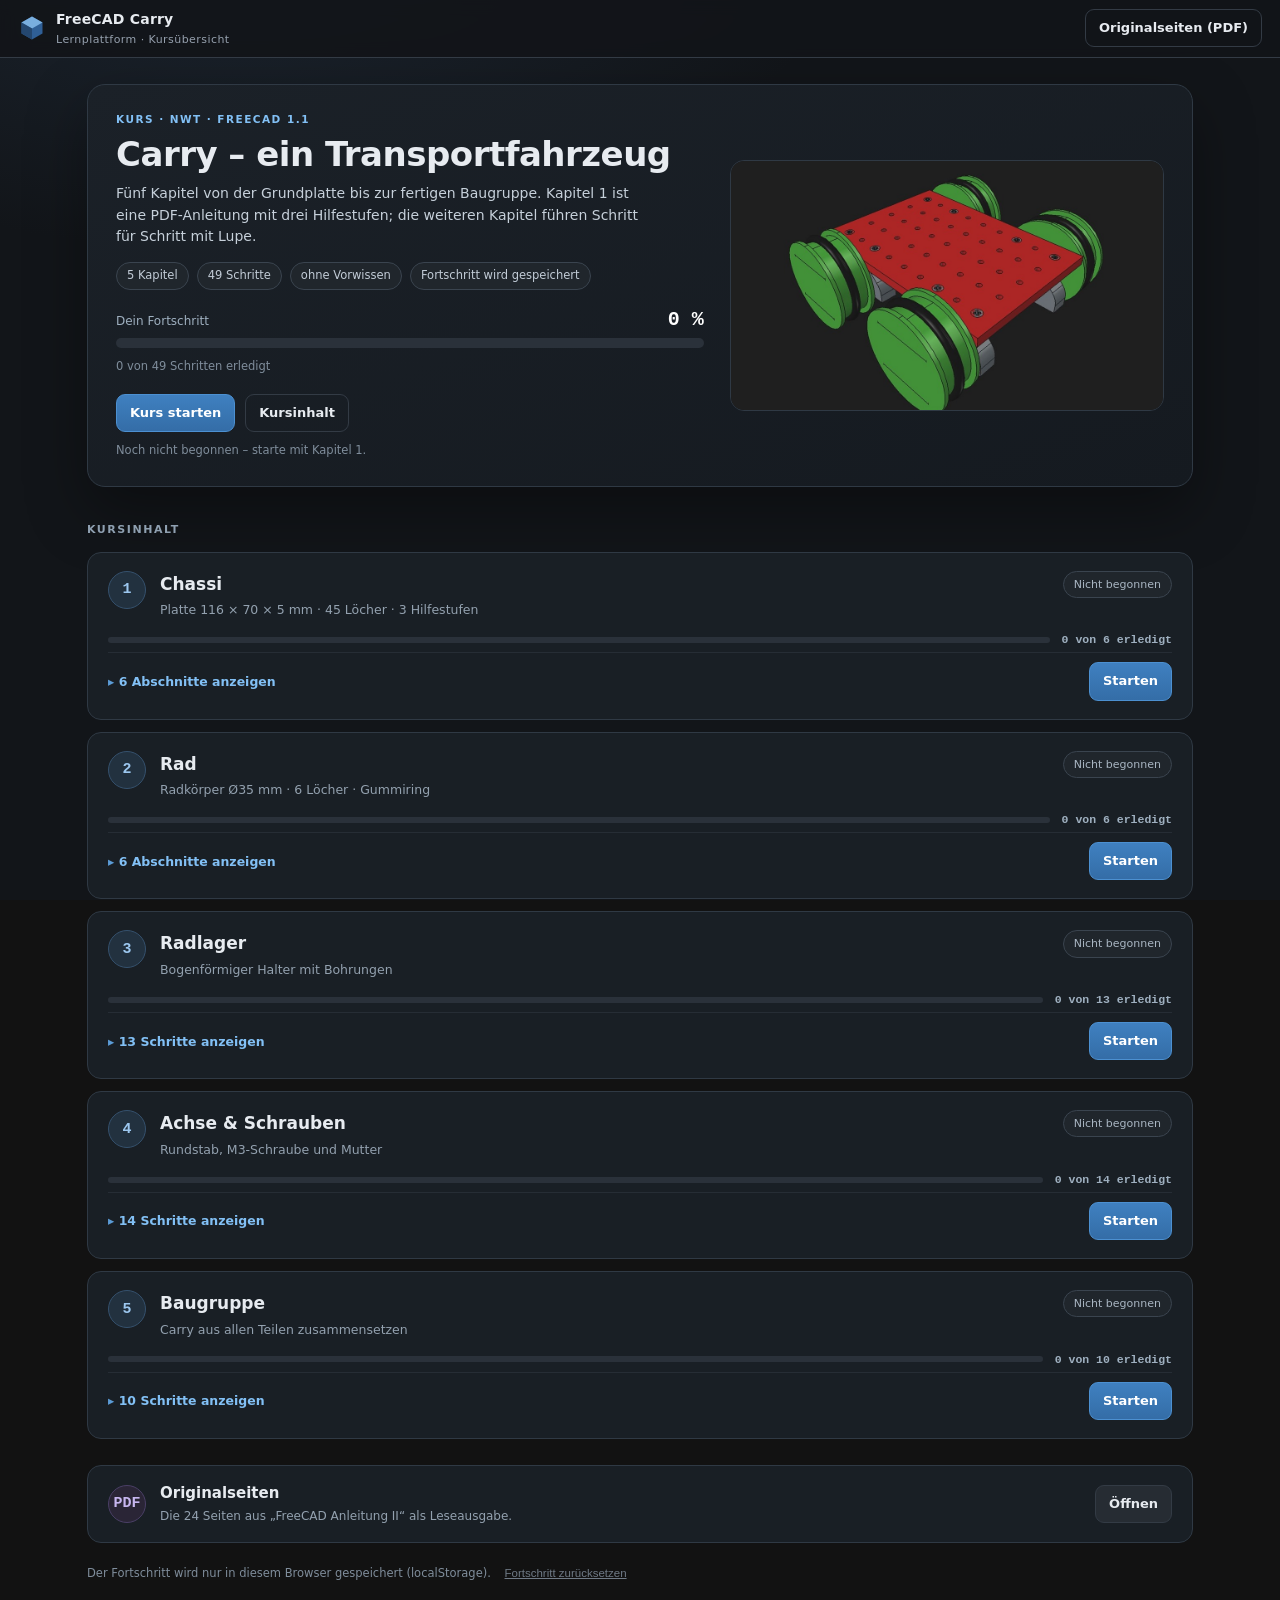
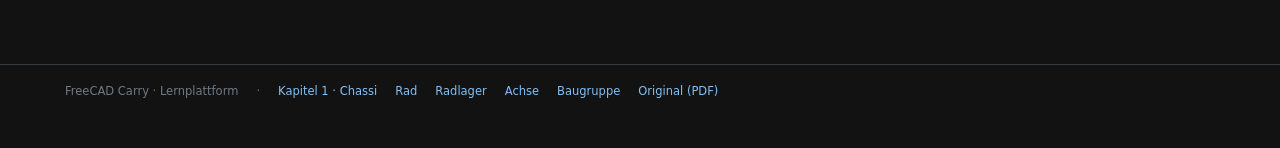
<file: index.html>
﻿<!DOCTYPE html>
<html lang="de">
<head>
<meta charset="utf-8">
<meta name="viewport" content="width=device-width, initial-scale=1">
<meta name="color-scheme" content="dark">
<title>FreeCAD Carry – Kursübersicht</title>
<link rel="stylesheet" href="assets/kurs.css">
<script>
/* Alte Links auf Kapitel 1 (index.html?schritt=...) weiterleiten */
if (/[?&]schritt=/.test(location.search)) {
  location.replace('chassi.html' + location.search);
}
</script>
<style>
:root{
  --bg:#121519; --panel:#1a1f24; --line:#333b45;
  --text:#e7ebf0; --muted:#96a1ae; --accent:#5b9bd5; --accent2:#82c0f5;
  --mono:"Cascadia Mono",Consolas,"SF Mono",monospace;
}
*{box-sizing:border-box}
html,body{height:100%}
body{
  margin:0;min-height:100%;overflow-x:hidden;color:var(--text);
  background:radial-gradient(1100px 620px at 18% -12%,#1d2733 0%,var(--bg) 58%) fixed;
  font:14px/1.55 "Segoe UI",system-ui,-apple-system,sans-serif;
}
a{color:inherit}
.mono{font-family:var(--mono)}
header.top{
  display:flex;align-items:center;gap:18px;padding:9px 18px;
  background:rgba(18,21,25,.9);border-bottom:1px solid var(--line);backdrop-filter:blur(8px);
  position:sticky;top:0;z-index:40;
}
.brand{display:flex;align-items:center;gap:10px;font-weight:650;letter-spacing:.2px;white-space:nowrap}
.brand .logo{width:28px;height:28px}
.brand small{display:block;font-weight:400;font-size:11px;color:var(--muted);letter-spacing:.04em}
.top-actions{display:flex;gap:8px;margin-left:auto;flex-wrap:wrap}
.btn{
  display:inline-flex;align-items:center;gap:8px;border:1px solid var(--line);background:#262c33;
  padding:8px 13px;border-radius:9px;font-weight:600;font-size:13px;cursor:pointer;transition:.15s;white-space:nowrap;
  color:var(--text);text-decoration:none;
}
.btn:hover{background:#2f3741;border-color:#46515d}
.btn.primary{background:linear-gradient(180deg,#3f80c0,#346da7);border-color:#4c90d1;color:#fff}
.btn.primary:hover{background:linear-gradient(180deg,#4a8ccd,#3c7ab8)}
.btn.ghost{background:transparent}
.wrap{max-width:1150px;margin:0 auto;padding:26px 22px 70px}
.kicker{font-size:10.5px;letter-spacing:.14em;text-transform:uppercase;color:var(--accent2);font-weight:700}
.hero{
  display:grid;grid-template-columns:1.15fr .85fr;gap:26px;align-items:center;
  background:linear-gradient(160deg,#1b2128,#151a20);border:1px solid #2f3944;border-radius:18px;
  padding:26px 28px;margin-bottom:34px;box-shadow:0 24px 60px rgba(0,0,0,.35);
}
.hero>div{min-width:0}
.hero-img{min-width:0}
.hero-img img{max-width:100%}
.hero h1{font-size:34px;line-height:1.12;margin:8px 0 10px;letter-spacing:-.015em}
.hero p{color:#c6d0da;margin:0 0 14px;max-width:540px}
.meta{display:flex;gap:8px;flex-wrap:wrap;margin:0 0 18px}
.meta span{font-size:11.5px;border:1px solid #3a444f;background:#20262c;border-radius:99px;padding:4px 10px;color:#c2ccd7}
.prog{margin:0 0 6px}
.prog-head{display:flex;justify-content:space-between;align-items:baseline;font-size:12px;color:#9fb0c0;margin-bottom:7px}
.prog-head b{font:700 20px var(--mono);color:#fff}
.ptrack{height:10px;background:#2a313a;border-radius:99px;overflow:hidden}
.pfill{display:block;height:100%;width:0;border-radius:99px;background:linear-gradient(90deg,#427cb8,#82c0f5);transition:width .4s ease}
.actions{display:flex;gap:10px;margin-top:18px;flex-wrap:wrap;align-items:center}
.last{font-size:11.5px;color:#7f8d9b;margin-top:10px}
.hero-img img{width:100%;border-radius:14px;border:1px solid #2f3944;display:block;background:#1f1f1f}
h2.sec{font-size:11px;text-transform:uppercase;letter-spacing:.14em;color:#8fa0b1;margin:0 0 14px}
.kc{
  background:#191f25;border:1px solid #2f3944;border-radius:14px;
  padding:18px 20px;margin-bottom:12px;transition:.15s;
}
.kc:hover{border-color:#3d4a57}
.kc-head{display:flex;gap:14px;align-items:flex-start}
.knum{
  width:38px;height:38px;border-radius:50%;display:grid;place-items:center;flex:none;
  background:#22313f;border:1px solid #35516d;color:#9cc7ef;font:700 15px var(--mono);
}
.kc-t{min-width:0}
.kc h3{margin:0;font-size:17px}
.kc-t p{margin:3px 0 0;color:#93a1af;font-size:12.5px}
.kc-badge{
  margin-left:auto;font-size:11px;padding:4px 10px;border-radius:99px;
  border:1px solid #3a444f;background:#20262c;color:#a9b6c3;white-space:nowrap;flex:none;
}
.kc-badge.ok{background:#17351f;border-color:#2f6b3f;color:#79d99a}
.kc-badge.prog{background:#2a2417;border-color:#6b5a2f;color:#f0c674}
.kc-prog{display:flex;align-items:center;gap:12px;margin:14px 0 4px}
.kc-track{flex:1;height:6px;background:#2a313a;border-radius:99px;overflow:hidden}
.kc-fill{display:block;height:100%;width:0;border-radius:99px;background:linear-gradient(90deg,#427cb8,#82c0f5);transition:width .35s}
.kc-count{font:600 11.5px var(--mono);color:#9fb0c0;white-space:nowrap}
details.ksteps{margin:8px 0 10px;border-top:1px solid #262d35;padding-top:8px}
details summary{cursor:pointer;color:#82c0f5;font-size:12.5px;font-weight:600;list-style:none}
details summary::-webkit-details-marker{display:none}
details summary:before{content:"▸ ";color:#5b9bd5}
details[open] summary:before{content:"▾ "}
.kstep-list{
  list-style:none;margin:10px 0 0;padding:0;
  display:grid;grid-template-columns:repeat(2,minmax(0,1fr));gap:2px 18px;
}
.kstep-list a{display:flex;gap:9px;padding:4px 6px;border-radius:6px;font-size:12.5px;color:#c3cfdb;text-decoration:none}
.kstep-list a:hover{background:#20262d;color:#fff}
.kstep-list .n{color:#7f8b97;font-family:var(--mono);min-width:18px}
.kc-bottom{display:flex;align-items:center;gap:16px;border-top:1px solid #262d35;padding-top:9px;margin-top:6px}
.kc-bottom details{margin:0;border:0;padding:0;flex:1}
.kc-bottom summary{padding:2px 0}
.kc-bottom .kc-open{margin-left:auto;flex:none}
.kmat{
  display:flex;gap:14px;align-items:center;background:#191f25;border:1px solid #2f3944;
  border-radius:14px;padding:16px 20px;margin-top:26px;
}
.kmat .knum{background:#2a2536;border-color:#4a3f66;color:#c7b6f0}
.kmat h3{margin:0;font-size:15px}
.kmat p{margin:2px 0 0;font-size:12px;color:#93a1af}
.kmat .btn{margin-left:auto}
.reset{background:none;border:0;color:#6f7a86;font-size:11.5px;cursor:pointer;text-decoration:underline;margin-left:4px}
.reset:hover{color:#aab6c2}
footer.foot{border-top:1px solid var(--line);padding:18px 22px 40px;color:#6f7a86;font-size:11.5px}
footer.foot .in{max-width:1150px;margin:0 auto;display:flex;gap:18px;flex-wrap:wrap;align-items:center}
@media (max-width:900px){
  header.top{flex-wrap:wrap;gap:10px}
  .brand small{display:none}
  .top-actions{margin-left:0;width:100%}
  .top-actions .btn{padding:7px 11px;font-size:12px}
  .wrap{padding:18px 14px 50px}
  .hero{grid-template-columns:1fr;padding:18px;gap:16px}
  .hero h1{font-size:26px}
  .kstep-list{grid-template-columns:1fr}
  .kc-badge{display:none}
  .kc{padding:15px 16px}
  .kmat{flex-wrap:wrap}
}
</style>
</head>
<body>

<header class="top">
  <div class="brand">
    <svg class="logo" viewBox="0 0 24 24" aria-hidden="true">
      <path d="M12 2.2 21 7.3v9.4L12 21.8 3 16.7V7.3Z" fill="#2f5f96"/>
      <path d="M12 2.2 21 7.3 12 12.4 3 7.3Z" fill="#79aede"/>
      <path d="M12 12.4v9.4L3 16.7V7.3Z" fill="#24476f"/>
    </svg>
    <div>FreeCAD Carry<small>Lernplattform · Kursübersicht</small></div>
  </div>
  <div class="top-actions">
    <a class="btn ghost" href="original.html">Originalseiten (PDF)</a>
  </div>
</header>

<main class="wrap">
  <section class="hero">
    <div>
      <div class="kicker">Kurs · NWT · FreeCAD 1.1</div>
      <h1>Carry – ein Transportfahrzeug</h1>
      <p>Fünf Kapitel von der Grundplatte bis zur fertigen Baugruppe. Kapitel 1 ist eine
         PDF-Anleitung mit drei Hilfestufen; die weiteren Kapitel führen Schritt für Schritt mit Lupe.</p>
      <div class="meta">
        <span>5 Kapitel</span><span>49 Schritte</span><span>ohne Vorwissen</span><span>Fortschritt wird gespeichert</span>
      </div>
      <div class="prog">
        <div class="prog-head"><span>Dein Fortschritt</span><b id="ovPct">0 %</b></div>
        <div class="ptrack"><i class="pfill" id="ovFill"></i></div>
        <div class="last" id="ovText">0 von 49 Schritten erledigt</div>
      </div>
      <div class="actions">
        <a class="btn primary" id="continueBtn" href="chassi.html">Kurs starten</a>
        <a class="btn ghost" href="#kursinhalt">Kursinhalt</a>
      </div>
      <div class="last" id="lastText">Noch nicht begonnen – starte mit Kapitel 1.</div>
    </div>
    <div class="hero-img">
      <img src="assets/carry_hero.jpg" alt="Fertiger Carry mit vier Rädern">
    </div>
  </section>

  <h2 class="sec" id="kursinhalt">Kursinhalt</h2>
  <section class="cards">

      <article class="kc" data-file="chassi.html">
        <div class="kc-head">
          <span class="knum">1</span>
          <div class="kc-t"><h3>Chassi</h3><p>Platte 116 × 70 × 5 mm · 45 Löcher · 3 Hilfestufen</p></div>
          <span class="kc-badge new">Nicht begonnen</span>
        </div>
        <div class="kc-prog">
          <div class="kc-track" aria-hidden="true"><i class="kc-fill"></i></div>
          <span class="kc-count">0 von 6 erledigt</span>
        </div>
        <div class="kc-bottom"><details class="ksteps">
          <summary>6 Abschnitte anzeigen</summary>
          <ol class="kstep-list"><li><a href="chassi.html#skizze"><span class="n">01</span>Skizze erzeugen</a></li><li><a href="chassi.html#aufpolstern"><span class="n">02</span>Skizze aufpolstern</a></li><li><a href="chassi.html#loch"><span class="n">03</span>Loch erzeugen</a></li><li><a href="chassi.html#muster"><span class="n">04</span>Lochmuster erzeugen</a></li><li><a href="chassi.html#senkungen"><span class="n">05</span>Senkungen</a></li><li><a href="chassi.html#farbe"><span class="n">06</span>Farbe &amp; Speichern</a></li></ol>
        </details><a class="btn primary kc-open" href="chassi.html">Starten</a></div>
      </article>

      <article class="kc" data-file="rad.html">
        <div class="kc-head">
          <span class="knum">2</span>
          <div class="kc-t"><h3>Rad</h3><p>Radkörper Ø35 mm · 6 Löcher · Gummiring</p></div>
          <span class="kc-badge new">Nicht begonnen</span>
        </div>
        <div class="kc-prog">
          <div class="kc-track" aria-hidden="true"><i class="kc-fill"></i></div>
          <span class="kc-count">0 von 6 erledigt</span>
        </div>
        <div class="kc-bottom"><details class="ksteps">
          <summary>6 Abschnitte anzeigen</summary>
          <ol class="kstep-list"><li><a href="rad.html#skizze"><span class="n">01</span>Skizze erzeugen</a></li><li><a href="rad.html#koerper"><span class="n">02</span>Radkörper rotieren</a></li><li><a href="rad.html#loch"><span class="n">03</span>Achsbohrung &amp; 6 Löcher</a></li><li><a href="rad.html#gruen"><span class="n">04</span>Grün färben</a></li><li><a href="rad.html#gummi"><span class="n">05</span>Gummiring</a></li><li><a href="rad.html#speichern"><span class="n">06</span>Speichern</a></li></ol>
        </details><a class="btn primary kc-open" href="rad.html">Starten</a></div>
      </article>

      <article class="kc" data-file="lager.html">
        <div class="kc-head">
          <span class="knum">3</span>
          <div class="kc-t"><h3>Radlager</h3><p>Bogenförmiger Halter mit Bohrungen</p></div>
          <span class="kc-badge new">Nicht begonnen</span>
        </div>
        <div class="kc-prog">
          <div class="kc-track" aria-hidden="true"><i class="kc-fill"></i></div>
          <span class="kc-count">0 von 13 erledigt</span>
        </div>
        <div class="kc-bottom"><details class="ksteps">
          <summary>13 Schritte anzeigen</summary>
          <ol class="kstep-list"><li><a href="lager.html?schritt=1"><span class="n">01</span>Skizze und Linienzug</a></li><li><a href="lager.html?schritt=2"><span class="n">02</span>Bogenform zeichnen</a></li><li><a href="lager.html?schritt=3"><span class="n">03</span>10 mm aufpolstern</a></li><li><a href="lager.html?schritt=4"><span class="n">04</span>OK</a></li><li><a href="lager.html?schritt=5"><span class="n">05</span>Achsbohrung R2,25</a></li><li><a href="lager.html?schritt=6"><span class="n">06</span>Tasche durch alles</a></li><li><a href="lager.html?schritt=7"><span class="n">07</span>Montagelöcher</a></li><li><a href="lager.html?schritt=8"><span class="n">08</span>Tasche</a></li><li><a href="lager.html?schritt=9"><span class="n">09</span>Mutternvertiefungen</a></li><li><a href="lager.html?schritt=10"><span class="n">10</span>12 mm tief</a></li><li><a href="lager.html?schritt=11"><span class="n">11</span>Fertig</a></li><li><a href="lager.html?schritt=12"><span class="n">12</span>Unten prüfen</a></li><li><a href="lager.html?schritt=13"><span class="n">13</span>Speichern</a></li></ol>
        </details><a class="btn primary kc-open" href="lager.html">Starten</a></div>
      </article>

      <article class="kc" data-file="achse.html">
        <div class="kc-head">
          <span class="knum">4</span>
          <div class="kc-t"><h3>Achse & Schrauben</h3><p>Rundstab, M3-Schraube und Mutter</p></div>
          <span class="kc-badge new">Nicht begonnen</span>
        </div>
        <div class="kc-prog">
          <div class="kc-track" aria-hidden="true"><i class="kc-fill"></i></div>
          <span class="kc-count">0 von 14 erledigt</span>
        </div>
        <div class="kc-bottom"><details class="ksteps">
          <summary>14 Schritte anzeigen</summary>
          <ol class="kstep-list"><li><a href="achse.html?schritt=1"><span class="n">01</span>Zylinder erzeugen</a></li><li><a href="achse.html?schritt=2"><span class="n">02</span>Radius 2 mm</a></li><li><a href="achse.html?schritt=3"><span class="n">03</span>Höhe 104 mm</a></li><li><a href="achse.html?schritt=4"><span class="n">04</span>Kanten abrunden</a></li><li><a href="achse.html?schritt=5"><span class="n">05</span>Radius 1 mm</a></li><li><a href="achse.html?schritt=6"><span class="n">06</span>Braun einfärben</a></li><li><a href="achse.html?schritt=7"><span class="n">07</span>Achse speichern</a></li><li><a href="achse.html?schritt=8"><span class="n">08</span>Fasteners installieren</a></li><li><a href="achse.html?schritt=9"><span class="n">09</span>Werkzeugleiste</a></li><li><a href="achse.html?schritt=10"><span class="n">10</span>Senkkopfschraube</a></li><li><a href="achse.html?schritt=11"><span class="n">11</span>M3 einstellen</a></li><li><a href="achse.html?schritt=12"><span class="n">12</span>Länge 20 mm</a></li><li><a href="achse.html?schritt=13"><span class="n">13</span>Mutter M3</a></li><li><a href="achse.html?schritt=14"><span class="n">14</span>Alle Teile</a></li></ol>
        </details><a class="btn primary kc-open" href="achse.html">Starten</a></div>
      </article>

      <article class="kc" data-file="baugruppe.html">
        <div class="kc-head">
          <span class="knum">5</span>
          <div class="kc-t"><h3>Baugruppe</h3><p>Carry aus allen Teilen zusammensetzen</p></div>
          <span class="kc-badge new">Nicht begonnen</span>
        </div>
        <div class="kc-prog">
          <div class="kc-track" aria-hidden="true"><i class="kc-fill"></i></div>
          <span class="kc-count">0 von 10 erledigt</span>
        </div>
        <div class="kc-bottom"><details class="ksteps">
          <summary>10 Schritte anzeigen</summary>
          <ol class="kstep-list"><li><a href="baugruppe.html?schritt=1"><span class="n">01</span>Vorbereitung</a></li><li><a href="baugruppe.html?schritt=2"><span class="n">02</span>Chassi einfügen</a></li><li><a href="baugruppe.html?schritt=3"><span class="n">03</span>Radlager einfügen</a></li><li><a href="baugruppe.html?schritt=4"><span class="n">04</span>Radlager ausrichten</a></li><li><a href="baugruppe.html?schritt=5"><span class="n">05</span>Mutter und Schraube</a></li><li><a href="baugruppe.html?schritt=6"><span class="n">06</span>Alle vier Radlager</a></li><li><a href="baugruppe.html?schritt=7"><span class="n">07</span>Achsen einfügen</a></li><li><a href="baugruppe.html?schritt=8"><span class="n">08</span>Offset −7 mm</a></li><li><a href="baugruppe.html?schritt=9"><span class="n">09</span>Räder</a></li><li><a href="baugruppe.html?schritt=10"><span class="n">10</span>Fertig</a></li></ol>
        </details><a class="btn primary kc-open" href="baugruppe.html">Starten</a></div>
      </article>
  </section>

  <section class="kmat">
    <span class="knum">PDF</span>
    <div><h3>Originalseiten</h3><p>Die 24 Seiten aus „FreeCAD Anleitung II“ als Leseausgabe.</p></div>
    <a class="btn" href="original.html">Öffnen</a>
  </section>

  <p class="last" style="margin-top:22px">
    Der Fortschritt wird nur in diesem Browser gespeichert (localStorage).
    <button class="reset" id="resetBtn" type="button">Fortschritt zurücksetzen</button>
  </p>
</main>

<footer class="foot">
  <div class="in">
    <span>FreeCAD Carry · Lernplattform</span>
    <span>·</span>
    <a href="chassi.html" style="color:#82c0f5;text-decoration:none">Kapitel 1 · Chassi</a>
    <a href="rad.html" style="color:#82c0f5;text-decoration:none">Rad</a>
    <a href="lager.html" style="color:#82c0f5;text-decoration:none">Radlager</a>
    <a href="achse.html" style="color:#82c0f5;text-decoration:none">Achse</a>
    <a href="baugruppe.html" style="color:#82c0f5;text-decoration:none">Baugruppe</a>
    <a href="original.html" style="color:#82c0f5;text-decoration:none">Original (PDF)</a>
  </div>
</footer>

<script src="assets/kurs.js"></script>
</body>
</html>
</file>
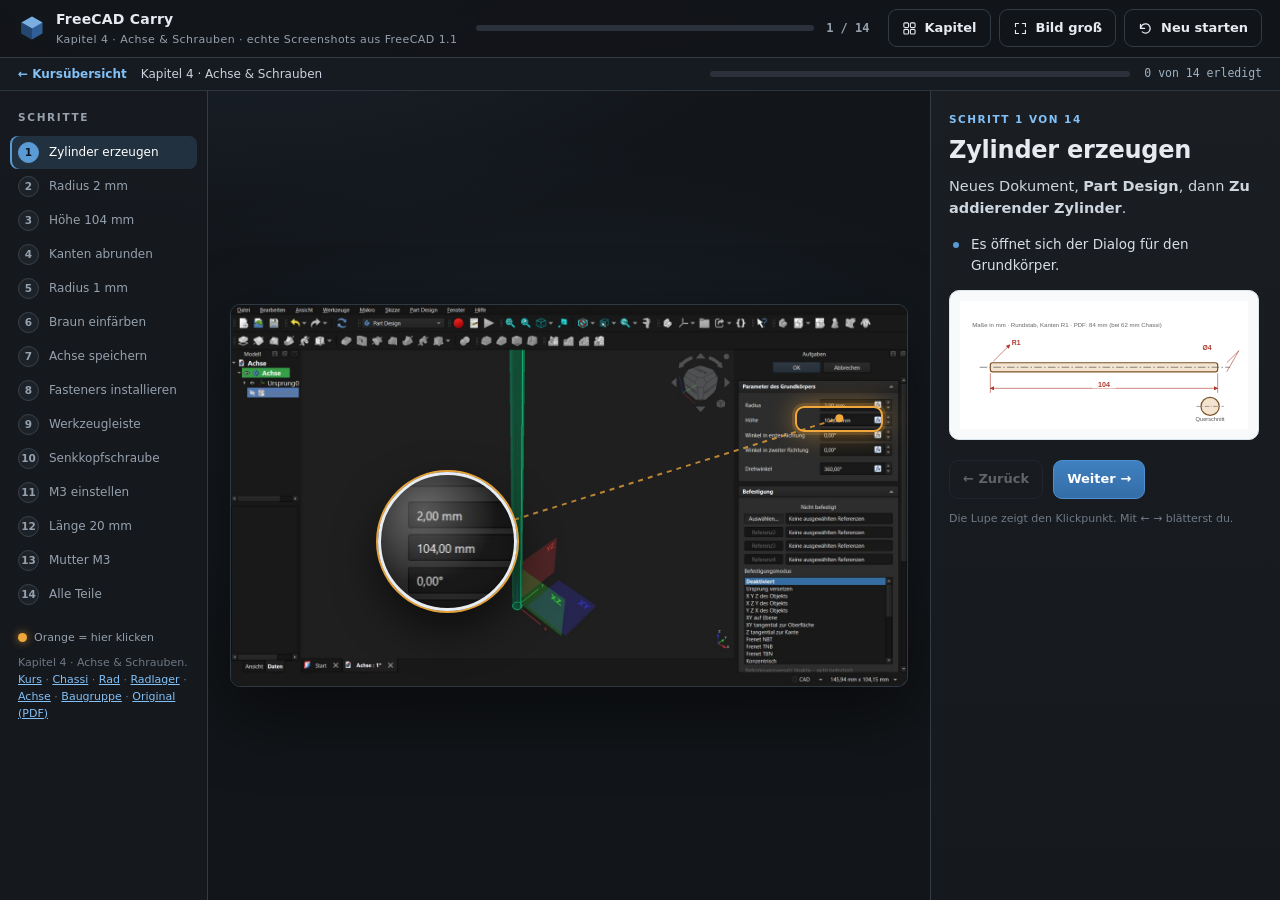
<file: achse.html>
<!DOCTYPE html>
<html lang="de">
<head>
<meta charset="utf-8">
<meta name="viewport" content="width=device-width, initial-scale=1">
<meta name="color-scheme" content="dark">
<title>FreeCAD Carry – Achse und Schrauben Schritt für Schritt</title>
<style>
:root{
  --bg:#121519; --panel:#1a1f24; --line:#333b45;
  --text:#e7ebf0; --muted:#96a1ae; --accent:#5b9bd5; --accent2:#82c0f5;
  --orange:#f0a83c; --green:#4cd07d;
  --mono:"Cascadia Mono",Consolas,"SF Mono",monospace;
}
*{box-sizing:border-box}
[hidden]{display:none!important}
html,body{height:100%}
body{
  margin:0;display:flex;flex-direction:column;overflow:hidden;color:var(--text);
  background:radial-gradient(1100px 620px at 18% -12%,#1d2733 0%,var(--bg) 58%) fixed;
  font:14px/1.55 "Segoe UI",system-ui,-apple-system,sans-serif;
}
button{font:inherit;color:inherit}
.ico{width:1.15em;height:1.15em;vertical-align:-0.22em;flex:none}
.muted{color:var(--muted)}
.mono{font-family:var(--mono)}

/* ---------- Kopfzeile ---------- */
header.top{
  display:flex;align-items:center;gap:18px;padding:9px 18px;flex:none;
  background:rgba(18,21,25,.9);border-bottom:1px solid var(--line);backdrop-filter:blur(8px);z-index:40;
}
.brand{display:flex;align-items:center;gap:10px;font-weight:650;letter-spacing:.2px;white-space:nowrap}
.brand .logo{width:28px;height:28px}
.brand small{display:block;font-weight:400;font-size:11px;color:var(--muted);letter-spacing:.04em}
.progresswrap{flex:1;display:flex;align-items:center;gap:12px;max-width:520px;min-width:90px}
.progress{flex:1;height:6px;background:#2a313a;border-radius:99px;overflow:hidden}
.progress i{display:block;height:100%;width:0;border-radius:99px;background:linear-gradient(90deg,#427cb8,#82c0f5);transition:width .35s ease}
.progressnum{font:600 12px var(--mono);color:var(--muted);white-space:nowrap}
.top-actions{display:flex;gap:8px;margin-left:auto}

.btn{
  display:inline-flex;align-items:center;gap:8px;border:1px solid var(--line);background:#262c33;
  padding:8px 13px;border-radius:9px;font-weight:600;font-size:13px;cursor:pointer;transition:.15s;white-space:nowrap;
}
.btn:hover{background:#2f3741;border-color:#46515d}
.btn.primary{background:linear-gradient(180deg,#3f80c0,#346da7);border-color:#4c90d1;color:#fff}
.btn.primary:hover{background:linear-gradient(180deg,#4a8ccd,#3c7ab8)}
.btn.ghost{background:transparent}
.btn:disabled{opacity:.35;cursor:default}

/* ---------- Layout ---------- */
.app{flex:1;display:grid;grid-template-columns:228px minmax(0,1fr) 368px;min-height:0}
.outline{border-right:1px solid var(--line);background:rgba(23,26,31,.72);padding:16px 10px 24px;overflow:auto}
.outline h2{font-size:10.5px;text-transform:uppercase;letter-spacing:.16em;color:var(--muted);margin:2px 8px 10px}
.steplist{list-style:none;margin:0;padding:0;display:flex;flex-direction:column;gap:1px}
.stepitem{
  display:flex;gap:10px;align-items:center;width:100%;text-align:left;background:none;border:0;
  color:var(--muted);padding:6px 8px;border-radius:8px;cursor:pointer;transition:.13s;
}
.stepitem:hover{background:#232a31;color:var(--text)}
.stepitem.current{background:#22313f;color:#fff;box-shadow:inset 2px 0 0 var(--accent)}
.stepitem.done{color:#b9c5d2}
.stepitem .n{
  width:21px;height:21px;flex:none;border-radius:50%;border:1px solid #3a434e;display:grid;place-items:center;
  font-size:10.5px;font-weight:700;color:var(--muted);background:#1c2228;
}
.stepitem.current .n{background:var(--accent);border-color:var(--accent);color:#0d1520}
.stepitem.done .n{background:#1e3929;border-color:#2f5d43;color:#6bdc9a}
.stepitem .t{font-size:12px;line-height:1.25}
.outline .foot{font-size:11px;color:#6d7884;margin:18px 8px 0;line-height:1.55}
.outline .foot .dotline{display:flex;align-items:center;gap:7px;margin-bottom:8px;color:#93a0ad}
.outline .foot .dotline i{width:9px;height:9px;border-radius:50%;background:var(--orange);box-shadow:0 0 8px rgba(240,168,60,.7)}

/* ---------- Bildbühne ---------- */
.stage{
  position:relative;display:flex;flex-direction:column;align-items:center;justify-content:center;
  padding:20px 22px;overflow:auto;min-width:0;gap:10px;
}
.stage::before{
  content:"";position:absolute;inset:0;pointer-events:none;
  background:radial-gradient(760px 420px at 50% 42%,rgba(91,155,213,.08),transparent 70%);
}
.shot{
  position:relative;margin:0;width:100%;max-width:1180px;
  border:1px solid #2f3944;border-radius:10px;overflow:hidden;cursor:zoom-in;
  box-shadow:0 24px 70px rgba(0,0,0,.55),0 0 0 1px rgba(255,255,255,.03) inset;
  background:#0d1013;
}
.shot img{display:block;width:100%;height:auto}

/* ---------- Lupe ---------- */
.loupe-layer{position:absolute;inset:0;pointer-events:none}
.loupe-svg{position:absolute;inset:0;width:100%;height:100%;overflow:visible}
.focus-ring{
  position:absolute;border:2px solid var(--orange);border-radius:9px;
  box-shadow:0 0 0 3px rgba(240,168,60,.18),0 0 24px 2px rgba(240,168,60,.45);
  animation:pulse 1.9s ease-in-out infinite;
}
@keyframes pulse{
  0%,100%{box-shadow:0 0 0 3px rgba(240,168,60,.16),0 0 16px 1px rgba(240,168,60,.35)}
  50%{box-shadow:0 0 0 5px rgba(240,168,60,.10),0 0 30px 6px rgba(240,168,60,.55)}
}
.lens{
  position:absolute;border-radius:50%;background-repeat:no-repeat;
  border:3px solid #e8edf3;
  box-shadow:0 0 0 2px rgba(240,168,60,.95),0 18px 44px rgba(0,0,0,.6),inset 0 0 26px rgba(0,0,0,.35);
  z-index:3;
}
.lens::after{
  content:"";position:absolute;inset:0;border-radius:50%;pointer-events:none;
  background:radial-gradient(circle at 32% 26%,rgba(255,255,255,.28),rgba(255,255,255,0) 55%);
}
.shot .zoom{
  position:absolute;right:10px;bottom:10px;background:rgba(12,16,20,.82);border:1px solid #43505e;
  color:#dbe4ee;font-size:11.5px;padding:5px 9px;border-radius:6px;display:flex;gap:6px;align-items:center;
  opacity:0;transition:.18s;backdrop-filter:blur(4px);z-index:5;
}
.shot:hover .zoom{opacity:1}

/* ---------- Lesebereich ---------- */
.reader{border-left:1px solid var(--line);background:linear-gradient(180deg,#1a1e23,#15181c);overflow:auto;padding:24px 24px 44px;overflow-anchor:none}
.reader-inner{max-width:322px}
.kicker{font-size:10.5px;letter-spacing:.14em;text-transform:uppercase;color:var(--accent2);font-weight:700}
.reader h2{font-size:24px;line-height:1.22;margin:8px 0 10px;letter-spacing:-.01em}
.lead{color:#cdd6df;font-size:14.5px;margin:0 0 14px}
.bullets{list-style:none;padding:0;margin:0 0 14px;display:flex;flex-direction:column;gap:8px}
.bullets li{position:relative;padding-left:22px;color:#d7dee6;font-size:13.5px}
.bullets li::before{content:"";position:absolute;left:4px;top:.6em;width:6px;height:6px;border-radius:50%;background:var(--accent)}
.diagram{margin:0 0 14px;background:#f7f9fb;border:1px solid #dbe3ea;border-radius:10px;padding:10px}
.diagram svg,.diagram img{display:block;width:100%;height:auto}
.diagram text{font-family:"Segoe UI",sans-serif}
.diagram .cap{font-size:10px;color:#5b6a78;text-align:center;margin-top:6px}
.hint{
  display:flex;gap:9px;align-items:flex-start;font-size:12.5px;color:#9fb0a8;
  background:#17241d;border:1px solid #294234;border-radius:9px;padding:9px 11px;margin:0 0 14px;line-height:1.45;
}
.hint svg{width:16px;height:16px;flex:none;margin-top:2px;color:#6fd69a}
.mouse{font-size:11.5px;color:#7f8b97;margin:0 0 14px;display:flex;gap:6px;align-items:center;flex-wrap:wrap}
kbd{
  font:600 11px var(--mono);background:#232930;border:1px solid #46505b;border-bottom-width:2px;
  border-radius:4px;padding:2px 6px;color:#e3e9ef;
}
.actions{display:flex;gap:10px;margin-top:20px;flex-wrap:wrap}
.advance-hint{font-size:11px;color:#6f7a86;margin-top:12px;line-height:1.45}
h3{font-size:13px;letter-spacing:.02em;margin:22px 0 8px;color:#e9eef4}
.specs{display:grid;grid-template-columns:repeat(3,1fr);gap:8px;margin:14px 0 18px}
.specs div{background:#20262d;border:1px solid #333c45;border-radius:10px;padding:9px 10px}
.specs span{display:block;font-size:10px;color:var(--muted);text-transform:uppercase;letter-spacing:.08em}
.specs b{font-size:16px;font-family:var(--mono);color:#fff}
.final-badge{
  width:58px;height:58px;border-radius:50%;display:grid;place-items:center;font-size:27px;color:#d6ffe2;
  background:linear-gradient(180deg,#2f7d32,#245f28);box-shadow:0 12px 32px rgba(47,125,50,.35);margin-bottom:14px;
}
.recap{margin:0 0 6px;padding-left:18px;color:#c9d2db;font-size:13px;display:flex;flex-direction:column;gap:5px}
table.shortcuts{width:100%;border-collapse:collapse;font-size:12px}
table.shortcuts td{padding:5px 0;border-bottom:1px solid #262d35;color:#c5ced8}
table.shortcuts td:first-child{width:52%}
.chips{display:flex;flex-wrap:wrap;gap:6px;margin-top:8px}
.chip{font-size:11.5px;border:1px solid #3a444f;background:#20262c;color:#c2ccd7;border-radius:99px;padding:4px 10px}

/* ---------- Lightbox ---------- */
.lightbox{
  position:fixed;inset:0;z-index:100;display:none;align-items:center;justify-content:center;
  background:rgba(5,8,12,.92);backdrop-filter:blur(4px);padding:24px;
}
.lightbox.show{display:flex}
.lightbox img{max-width:96vw;max-height:88vh;border-radius:6px;box-shadow:0 30px 90px rgba(0,0,0,.8)}
.lb-close{
  position:absolute;top:14px;right:16px;width:38px;height:38px;border-radius:50%;border:1px solid #3f4a56;
  background:rgba(20,25,31,.85);color:#dfe7ef;font-size:18px;cursor:pointer;
}
.lb-close:hover{background:#2c3640}
.lb-nav{
  position:absolute;bottom:20px;left:50%;transform:translateX(-50%);display:flex;gap:10px;align-items:center;
  background:rgba(18,22,27,.92);border:1px solid #36414c;border-radius:99px;padding:5px 8px;font-size:12px;color:#b9c4cf;
}
.lb-nav button{width:34px;height:34px;border-radius:50%;border:0;background:#2a333c;color:#e8eef5;cursor:pointer;font-size:15px}
.lb-nav button:hover{background:#3a4652}
.lb-nav span{min-width:70px;text-align:center}

/* ---------- Responsiv ---------- */
@media (max-width:1380px){
  .app{grid-template-columns:208px minmax(0,1fr) 350px}
  .reader{padding:20px 18px 40px}
  .reader-inner{max-width:310px}
}
@media (max-width:1120px){
  .app{grid-template-columns:minmax(0,1fr) 340px}
  .outline{display:none}
}
@media (max-width:900px){
  body{overflow:auto}
  .app{grid-template-columns:1fr;grid-template-rows:auto auto}
  .stage{padding:12px;min-height:0}
  .reader{border-left:0;border-top:1px solid var(--line);overflow:visible;padding:20px 18px 60px}
  .brand small{display:none}
  .top-actions .btn .lbl{display:none}
  .shot .zoom{opacity:1}
}
@media (prefers-reduced-motion:reduce){
  *{animation:none!important;transition:none!important}
}

/* ---------- Kapitel-Overlay ---------- */
.ch-overlay{position:fixed;inset:0;z-index:120;display:none;align-items:center;justify-content:center;padding:20px;background:rgba(6,9,13,.82);backdrop-filter:blur(6px)}
.ch-overlay.open{display:flex}
.ch-panel{position:relative;width:min(880px,100%);max-height:calc(100vh - 40px);overflow:auto;background:#171b21;border:1px solid #333c46;border-radius:16px;box-shadow:0 40px 120px rgba(0,0,0,.7)}
.ch-hero{position:relative;height:300px;overflow:hidden;background:#1f1f1f;border-radius:16px 16px 0 0}
.ch-hero img{display:block;width:100%;height:100%;object-fit:contain}
.ch-hero .ch-cap{position:absolute;left:20px;bottom:16px;font-size:13px;color:#eef3f8;text-shadow:0 2px 10px rgba(0,0,0,.8)}
.ch-hero .ch-cap b{font-size:17px;letter-spacing:.2px}
.ch-hero .ch-cap span{display:block;font-size:11.5px;color:#b9c6d3}
.ch-x{position:absolute;top:12px;right:12px;width:36px;height:36px;border-radius:50%;border:1px solid #46515d;background:rgba(16,20,25,.8);color:#e7edf4;font-size:16px;cursor:pointer;z-index:2}
.ch-x:hover{background:#2a333d}
.ch-body{padding:18px 22px 20px}
.ch-body h2{font-size:12px;text-transform:uppercase;letter-spacing:.14em;color:#8fa0b1;margin:0 0 12px}
.ch-grid{display:grid;grid-template-columns:repeat(2,minmax(0,1fr));gap:9px}
.ch-card{display:flex;align-items:center;gap:12px;padding:11px 13px;border:1px solid #333c46;border-radius:11px;background:#20262d;color:#e7ebf0;text-decoration:none;transition:.15s}
.ch-card:hover{background:#28313a;border-color:#46525f;transform:translateY(-1px)}
.ch-card .ch-num{width:27px;height:27px;flex:none;border-radius:50%;display:grid;place-items:center;background:#2b3540;border:1px solid #3d4a57;font:700 12px var(--mono);color:#c8d4e0}
.ch-card .ch-t{display:block;font-size:13.5px;font-weight:600;line-height:1.25}
.ch-card .ch-s{display:block;font-size:11px;color:#93a1af;margin-top:2px}
.ch-card.current{border-color:#5b9bd5;background:#22313f;box-shadow:0 0 0 1px rgba(91,155,213,.35) inset}
.ch-card.current .ch-num{background:#5b9bd5;border-color:#5b9bd5;color:#0d1520}
.ch-card.current .ch-s{color:#a9c7e4}
.ch-note{margin:14px 0 0;font-size:11.5px;color:#7f8d9b}
.ch-note a{color:#82c0f5;text-decoration:none}
.ch-note a:hover{text-decoration:underline}
@media (max-width:640px){
  .ch-overlay{padding:0}
  .ch-panel{width:100%;height:100%;max-height:100vh;border-radius:0;border:0}
  .ch-hero{height:220px;border-radius:0}
  .ch-grid{grid-template-columns:1fr}
  .ch-body{padding:15px 16px 24px}
}
</style>
<link rel="stylesheet" href="assets/kurs.css">
</head>
<body>

<header class="top">
  <div class="brand">
    <svg class="logo" viewBox="0 0 24 24" aria-hidden="true">
      <path d="M12 2.2 21 7.3v9.4L12 21.8 3 16.7V7.3Z" fill="#2f5f96"/>
      <path d="M12 2.2 21 7.3 12 12.4 3 7.3Z" fill="#79aede"/>
      <path d="M12 12.4v9.4L3 16.7V7.3Z" fill="#24476f"/>
    </svg>
    <div>FreeCAD Carry<small>Kapitel 4 · Achse & Schrauben · echte Screenshots aus FreeCAD 1.1</small></div>
  </div>
  <div class="progresswrap">
    <div class="progress"><i id="bar"></i></div>
    <span class="progressnum" id="progressNum">1 / 14</span>
  </div>
  <div class="top-actions"><button class="btn ghost" id="chOpen" aria-haspopup="dialog" aria-controls="chOverlay" title="Kapitelübersicht (K)"><svg class="ico" viewBox="0 0 24 24" aria-hidden="true"><rect x="3" y="3" width="7.5" height="7.5" rx="1.6" fill="none" stroke="currentColor" stroke-width="1.7"/><rect x="13.5" y="3" width="7.5" height="7.5" rx="1.6" fill="none" stroke="currentColor" stroke-width="1.7"/><rect x="3" y="13.5" width="7.5" height="7.5" rx="1.6" fill="none" stroke="currentColor" stroke-width="1.7"/><rect x="13.5" y="13.5" width="7.5" height="7.5" rx="1.6" fill="none" stroke="currentColor" stroke-width="1.7"/></svg><span class="lbl">Kapitel</span></button>
    <button class="btn ghost" id="zoomBtn"><svg class="ico" viewBox="0 0 24 24" aria-hidden="true"><path d="M4 9V4h5M20 9V4h-5M4 15v5h5M20 15v5h-5" fill="none" stroke="currentColor" stroke-width="1.8" stroke-linecap="round"/></svg><span class="lbl">Bild groß</span></button>
    <button class="btn ghost" id="resetBtn"><svg class="ico" viewBox="0 0 24 24" aria-hidden="true"><path d="M4.5 12a7.5 7.5 0 1 1 2.4 5.5" fill="none" stroke="currentColor" stroke-width="2" stroke-linecap="round"/><path d="M4 5.5V12h6.5" fill="none" stroke="currentColor" stroke-width="2" stroke-linecap="round" stroke-linejoin="round"/></svg><span class="lbl">Neu starten</span></button>
  </div>
</header>
<div class="kbar" id="kbar"><div class="kbar-in"><a class="kbar-back" href="index.html">← Kursübersicht</a><span class="kbar-crumb">Kapitel 4 · Achse & Schrauben</span><div class="kbar-track" aria-hidden="true"><i id="kbarFill"></i></div><span class="kbar-num" id="kbarNum">0 von 9 erledigt</span></div></div>

<div class="app">
  <nav class="outline">
    <h2>Schritte</h2>
    <ol class="steplist" id="steplist"></ol>
    <p class="foot">
      <span class="dotline"><i></i> Orange = hier klicken</span>
      Kapitel 4 · Achse & Schrauben.<br><a href="index.html" style="color:#82c0f5">Kurs</a> · <a href="chassi.html" style="color:#82c0f5">Chassi</a> · <a href="rad.html" style="color:#82c0f5">Rad</a> · <a href="lager.html" style="color:#82c0f5">Radlager</a> · <a href="achse.html" style="color:#82c0f5">Achse</a> · <a href="baugruppe.html" style="color:#82c0f5">Baugruppe</a> · <a href="original.html" style="color:#82c0f5">Original (PDF)</a>    </p>
  </nav>

  <main class="stage" id="stage">
    <figure class="shot" id="shot">
      <img id="shotImg" src="assets/ach_01_zylinder.jpg" alt="Dialog Parameter des Grundkörpers mit Radius 2 und Höhe 104">
      <div class="loupe-layer" id="loupeLayer">
        <svg class="loupe-svg" aria-hidden="true">
          <line id="loupeLine" stroke="#f0a83c" stroke-width="2" stroke-dasharray="5 5" opacity=".75"/>
          <circle id="loupeDot" r="4" fill="#f0a83c"/>
        </svg>
        <div class="focus-ring" id="focusRing"></div>
        <div class="lens" id="lens"></div>
      </div>
      <span class="zoom">⤢ vergrößern</span>
    </figure>
  </main>

  <aside class="reader" id="reader"></aside>
</div>

<div class="lightbox" id="lightbox">
  <button class="lb-close" id="lbClose" aria-label="Schließen">✕</button>
  <img id="lbImg" alt="Screenshot in groß">
  <div class="lb-nav">
    <button id="lbPrev" aria-label="Vorheriger Schritt">←</button>
    <span id="lbCaption">1 / 14</span>
    <button id="lbNext" aria-label="Nächster Schritt">→</button>
  </div>
</div>

<script>
(function(){
  'use strict';

  var $  = function(sel, root){ return (root||document).querySelector(sel); };

  /* =====================================================================
     INHALTE – jeder Schritt: Bild, Lupen-Ziel [x,y,w,h] und Lupe [x,y]
     Werte sind Anteile der Bildfläche (0…1).
     ===================================================================== */
  var STEPS = [
    {
        "short": "Zylinder erzeugen",
        "title": "Zylinder erzeugen",
        "img": "assets/ach_01_zylinder.jpg",
        "alt": "Dialog Parameter des Grundkörpers mit Radius 2 und Höhe 104",
        "lead": "Neues Dokument, <b>Part Design</b>, dann <b>Zu addierender Zylinder</b>.",
        "list": [
            "Es öffnet sich der Dialog für den Grundkörper."
        ],
        "focus": [
            0.9,
            0.298,
            0.13,
            0.045
        ],
        "lens": [
            0.32,
            0.62
        ],
        "zoom": 2.2,
        "diagram": "<div class=\"diagram\"><img src=\"assets/schema_achse.svg\" alt=\"Achse D4 x 104 mm mit R1\"></div>"
    },
    {
        "short": "Radius 2 mm",
        "title": "Radius 2 mm",
        "img": "assets/ach_01_zylinder.jpg",
        "alt": "Dialog Parameter des Grundkörpers mit Radius 2 und Höhe 104",
        "lead": "Im Dialog <b>Radius 2,00 mm</b> eintragen.",
        "list": [
            "Das ist der Durchmesser 4 mm der Achse."
        ],
        "focus": [
            0.9,
            0.298,
            0.13,
            0.045
        ],
        "lens": [
            0.32,
            0.62
        ],
        "zoom": 2.2,
        "diagram": "<div class=\"diagram\"><img src=\"assets/schema_achse.svg\" alt=\"Achse D4 x 104 mm mit R1\"></div>"
    },
    {
        "short": "Höhe 104 mm",
        "title": "Höhe 104 mm",
        "img": "assets/ach_01_zylinder.jpg",
        "alt": "Dialog Parameter des Grundkörpers mit Radius 2 und Höhe 104",
        "lead": "Bei <b>Höhe 104,00 mm</b> eintragen und mit <b>OK</b> bestätigen.",
        "list": [
            "Im PDF sind es 84 mm – unser Chassi ist breiter."
        ],
        "focus": [
            0.9,
            0.298,
            0.13,
            0.045
        ],
        "lens": [
            0.32,
            0.62
        ],
        "zoom": 2.2,
        "diagram": "<div class=\"diagram\"><img src=\"assets/schema_achse.svg\" alt=\"Achse D4 x 104 mm mit R1\"></div>"
    },
    {
        "short": "Kanten abrunden",
        "title": "Kanten abrunden",
        "img": "assets/ach_02_abrunden.jpg",
        "alt": "Fillet-Dialog mit Radius 1 mm und zwei ausgewählten Kreiskanten",
        "lead": "Beide <b>Kreiskanten</b> markieren (Strg halten) und <b>Kanten abrunden</b> wählen.",
        "list": [
            "Die Enden werden abgerundet."
        ],
        "focus": [
            0.922,
            0.533,
            0.12,
            0.04
        ],
        "lens": [
            0.28,
            0.3
        ],
        "zoom": 2.2
    },
    {
        "short": "Radius 1 mm",
        "title": "Radius 1 mm",
        "img": "assets/ach_02_abrunden.jpg",
        "alt": "Fillet-Dialog mit Radius 1 mm und zwei ausgewählten Kreiskanten",
        "lead": "Radius <b>1,00 mm</b> eintragen und mit <b>OK</b> bestätigen.",
        "list": [
            "Die Achse ist fertig."
        ],
        "focus": [
            0.922,
            0.533,
            0.12,
            0.04
        ],
        "lens": [
            0.28,
            0.3
        ],
        "zoom": 2.2
    },
    {
        "short": "Braun einfärben",
        "title": "Braun einfärben",
        "img": "assets/ach_03_braun.jpg",
        "alt": "Braune Achse in der 3D-Ansicht",
        "lead": "M2 auf den Körper → <b>Darstellung</b> → <b>Flächenfarbe</b> → <b>braun</b>.",
        "list": [
            "Die Achse wird später aus Rundholz gesägt."
        ],
        "focus": [
            0.422,
            0.45,
            0.08,
            0.3
        ],
        "lens": [
            0.74,
            0.3
        ],
        "zoom": 3.0
    },
    {
        "short": "Achse speichern",
        "title": "Achse speichern",
        "img": "assets/ach_04_speichern.jpg",
        "alt": "Datei-Menü mit Speichern",
        "lead": "Als <span class=\"mono\">Achse.FCStd</span> im Ordner „Carry“ speichern.",
        "list": [
            "Jetzt folgen die Schrauben."
        ],
        "focus": [
            0.037,
            0.184,
            0.07,
            0.024
        ],
        "lens": [
            0.62,
            0.48
        ],
        "zoom": 2.2
    },
    {
        "short": "Fasteners installieren",
        "title": "Fasteners installieren",
        "img": "assets/ach_05_addon.jpg",
        "alt": "Werkzeuge-Menü mit Addon-Manager",
        "lead": "Unter <b>Werkzeuge → Addon-Manager</b> den Arbeitsbereich <b>Fasteners</b> installieren.",
        "list": [
            "Danach FreeCAD neu starten."
        ],
        "focus": [
            0.15,
            0.05,
            0.14,
            0.035
        ],
        "lens": [
            0.62,
            0.3
        ],
        "zoom": 2.0
    },
    {
        "short": "Werkzeugleiste",
        "title": "Werkzeugleiste",
        "img": "assets/ach_06_fasteners.jpg",
        "alt": "Werkzeugleiste von Fasteners mit Schrauben und Muttern",
        "lead": "Im Arbeitsbereich <b>Fasteners</b> liegen alle Schrauben- und Mutterformen bereit.",
        "list": [
            "Für den Carry brauchst du nur Senkkopfschraube und Sechskantmutter."
        ],
        "focus": [
            0.3,
            0.09,
            0.12,
            0.08
        ],
        "lens": [
            0.3,
            0.65
        ],
        "zoom": 2.0
    },
    {
        "short": "Senkkopfschraube",
        "title": "Senkkopfschraube",
        "img": "assets/ach_07_schraube.jpg",
        "alt": "Schraube M3x20 mit Eigenschaften Diameter M3 und Laenge 20",
        "lead": "Die <b>Senkkopfschraube</b> anklicken – ein Rohling erscheint.",
        "list": [
            "Typ ISO 7046."
        ],
        "focus": [
            0.1,
            0.866,
            0.14,
            0.028
        ],
        "lens": [
            0.66,
            0.36
        ],
        "zoom": 2.0,
        "diagram": "<div class=\"diagram\"><img src=\"assets/schema_schraube.svg\" alt=\"Senkkopfschraube ISO 7046 M3 x 20\"></div>"
    },
    {
        "short": "M3 einstellen",
        "title": "M3 einstellen",
        "img": "assets/ach_07_schraube.jpg",
        "alt": "Schraube M3x20 mit Eigenschaften Diameter M3 und Laenge 20",
        "lead": "Im Reiter <b>Daten</b>: <b>Diameter M3</b>.",
        "list": [
            "Mit <b>Thread true</b> wird das Gewinde angezeigt."
        ],
        "focus": [
            0.1,
            0.866,
            0.14,
            0.028
        ],
        "lens": [
            0.66,
            0.36
        ],
        "zoom": 2.0,
        "diagram": "<div class=\"diagram\"><img src=\"assets/schema_schraube.svg\" alt=\"Senkkopfschraube ISO 7046 M3 x 20\"></div>"
    },
    {
        "short": "Länge 20 mm",
        "title": "Länge 20 mm",
        "img": "assets/ach_07_schraube.jpg",
        "alt": "Schraube M3x20 mit Eigenschaften Diameter M3 und Laenge 20",
        "lead": "<b>Length Custom</b> und <b>LengthCustom 20,00 mm</b> eintragen.",
        "list": [
            "Das ist die Schraube aus dem PDF."
        ],
        "focus": [
            0.1,
            0.866,
            0.14,
            0.028
        ],
        "lens": [
            0.66,
            0.36
        ],
        "zoom": 2.0,
        "diagram": "<div class=\"diagram\"><img src=\"assets/schema_schraube.svg\" alt=\"Senkkopfschraube ISO 7046 M3 x 20\"></div>"
    },
    {
        "short": "Mutter M3",
        "title": "Mutter M3",
        "img": "assets/ach_08_mutter.jpg",
        "alt": "Mutter M3 mit Eigenschaften Diameter M3 und Type ISO4035",
        "lead": "Neues Dokument, im Arbeitsbereich Fasteners die <b>Mutter</b> anklicken und <b>Diameter M3</b> wählen.",
        "list": [
            "Typ ISO 4035."
        ],
        "focus": [
            0.09,
            0.92,
            0.11,
            0.028
        ],
        "lens": [
            0.62,
            0.36
        ],
        "zoom": 2.0,
        "diagram": "<div class=\"diagram\"><img src=\"assets/schema_mutter.svg\" alt=\"Sechskantmutter ISO 4035 M3\"></div>"
    },
    {
        "short": "Alle Teile",
        "title": "Alle Teile",
        "img": "assets/ach_09_teile.jpg",
        "alt": "Achse, Schraube und Mutter nebeneinander",
        "lead": "Achse, Schraube und Mutter sind fertig und gespeichert.",
        "list": [
            "<span class=\"mono\">Achse.FCStd</span>, <span class=\"mono\">Schraube M3.FCStd</span>, <span class=\"mono\">Mutter M3.FCStd</span>"
        ]
    }
]

  var N = STEPS.length;
  var FINAL_IMG = 'assets/ach_09_teile.jpg';
  var KEY = 'freecad-carry-achse';

  var progress = 0;
  try {
    var saved = parseInt(localStorage.getItem(KEY) || '0', 10);
    if (!isNaN(saved) && saved >= 0 && saved <= N) progress = saved;
  } catch(e) {}
  try {
    var params = new URLSearchParams(location.search);
    var raw = params.get('schritt') || params.get('step') || '';
    if (raw === 'fertig' || raw === 'ende') {
      progress = N;
    } else {
      var linkStep = parseInt(raw, 10);
      if (!isNaN(linkStep)) progress = Math.max(0, Math.min(N - 1, linkStep - 1));
    }
  } catch(e) {}

  var reader = $('#reader');
  var shotImg = $('#shotImg');
  var shot = $('#shot');
  var lens = $('#lens');
  var ring = $('#focusRing');
  var line = $('#loupeLine');
  var dot = $('#loupeDot');
  var layer = $('#loupeLayer');
  var lightbox = $('#lightbox');
  var lbImg = $('#lbImg');
  var lbCaption = $('#lbCaption');

  function isDone(){ return progress >= N; }

  function renderOutline(){
    $('#steplist').innerHTML = STEPS.map(function(s, i){
      var cls = i < progress ? 'done' : (i === progress ? 'current' : '');
      var num = i < progress ? '✓' : (i + 1);
      return '<li><button class="stepitem '+cls+'" data-jump="'+i+'">'+
             '<span class="n">'+num+'</span><span class="t">'+s.short+'</span></button></li>';
    }).join('');
    var cur = $('.stepitem.current');
    if (cur && cur.scrollIntoView) cur.scrollIntoView({block:'nearest'});
  }

  /* ---------- Lupe positionieren ---------- */
  function layoutLoupe(){
    var s = isDone() ? null : STEPS[progress];
    if (!s || !s.focus){
      layer.style.display = 'none';
      return;
    }
    var w = shotImg.clientWidth;
    var h = shotImg.clientHeight;
    if (!w || !h){ layer.style.display = 'none'; return; }
    layer.style.display = 'block';

    var D = Math.round(Math.min(225, Math.max(118, w * 0.205)));
    var z = s.zoom || 2.2;
    var fx = s.focus[0], fy = s.focus[1], fw = s.focus[2], fh = s.focus[3];
    var lx = s.lens[0] * w, ly = s.lens[1] * h;

    lens.style.width = D + 'px';
    lens.style.height = D + 'px';
    lens.style.left = (lx - D / 2) + 'px';
    lens.style.top = (ly - D / 2) + 'px';
    lens.style.backgroundImage = 'url("' + s.img + '")';
    lens.style.backgroundSize = (w * z) + 'px ' + (h * z) + 'px';
    lens.style.backgroundPosition = (D / 2 - fx * w * z) + 'px ' + (D / 2 - fy * h * z) + 'px';

    var rw = Math.max(40, fw * w);
    var rh = Math.max(26, fh * h);
    ring.style.width = rw + 'px';
    ring.style.height = rh + 'px';
    ring.style.left = (fx * w - rw / 2) + 'px';
    ring.style.top = (fy * h - rh / 2) + 'px';

    line.setAttribute('x1', lx);
    line.setAttribute('y1', ly);
    line.setAttribute('x2', fx * w);
    line.setAttribute('y2', fy * h);
    dot.setAttribute('cx', fx * w);
    dot.setAttribute('cy', fy * h);
  }

  function renderShot(){
    var s = isDone() ? null : STEPS[progress];
    var img = isDone() ? FINAL_IMG : s.img;
    shotImg.src = img;
    shotImg.alt = isDone() ? 'Achse, Schraube und Mutter' : s.alt;
    if (isDone()) layer.style.display = 'none';
    layoutLoupe();
    if (lightbox.classList.contains('show')) updateLightbox();
  }

  function updateLightbox(){
    lbImg.src = isDone() ? FINAL_IMG : STEPS[progress].img;
    lbImg.alt = isDone() ? 'Achse, Schraube und Mutter' : STEPS[progress].alt;
    lbCaption.textContent = (isDone() ? N : progress + 1) + ' / ' + N;
  }

  function renderReader(){
    if (isDone()) {
      reader.innerHTML = finalCard();
      reader.scrollTop = 0;
      requestAnimationFrame(function(){ reader.scrollTop = 0; });
      return;
    }
    var s = STEPS[progress];
    reader.innerHTML = '<div class="reader-inner">'+
      '<div class="kicker">Schritt '+(progress+1)+' von '+N+'</div>'+
      '<h2>'+s.title+'</h2>'+
      '<p class="lead">'+s.lead+'</p>'+
      (s.list && s.list.length ? '<ul class="bullets">'+s.list.map(function(b){ return '<li>'+b+'</li>'; }).join('')+'</ul>' : '')+
      (s.diagram ? s.diagram : '')+
      (s.hint ? '<div class="hint"><svg viewBox="0 0 24 24" aria-hidden="true"><path d="M9 18h6M10 21h4" stroke="currentColor" stroke-width="1.7" stroke-linecap="round"/><path d="M12 3a6 6 0 0 0-3.6 10.8c.6.5 1 1.2 1 2V16h5.2v-.2c0-.8.4-1.5 1-2A6 6 0 0 0 12 3Z" fill="none" stroke="currentColor" stroke-width="1.5"/></svg><span>'+s.hint+'</span></div>' : '')+
      (s.mouse ? '<div class="mouse"><kbd>M1</kbd> links <kbd>M2</kbd> rechts <kbd>Esc</kbd> abbrechen</div>' : '')+
      '<div class="actions">'+
        '<button class="btn ghost" data-nav="prev" '+(progress === 0 ? 'disabled' : '')+'>← Zurück</button>'+
        '<button class="btn primary" data-nav="next">Weiter →</button>'+
      '</div>'+
      '<p class="advance-hint">'+(s.focus ? 'Die Lupe zeigt den Klickpunkt. ' : '')+'Mit ← → blätterst du.</p>'+
    '</div>';
    reader.scrollTop = 0;
  }

  function finalCard(){
    return '<div class="reader-inner">'+
      '<div class="final-badge">✓</div>'+
      '<div class="kicker">Geschafft</div>'+
      '<h2>Achse und Schrauben fertig</h2>'+
      '<p class="lead">Achse Ø4, M3×20-Senkkopfschraube und M3-Mutter – bereit für die Baugruppe.</p>'+
      '<div class="specs"><div><span>Achse</span><b>Ø4 × 104</b></div><div><span>Schraube</span><b>M3 × 20</b></div><div><span>Mutter</span><b>M3</b></div></div>'+
      '<div class="specs"><div><span>Kopf</span><b>ISO 7046</b></div><div><span>Mutter</span><b>ISO 4035</b></div><div><span>Farbe</span><b>braun</b></div></div>'+
      '<h3>Kurz gemerkt</h3>'+
      '<ol class="recap"><li>Zylinder R2, Höhe 104</li><li>Kanten R1 abrunden</li><li>Braun einfärben</li><li>Fasteners installieren</li><li>M3×20 Schraube und M3-Mutter</li></ol>'+
      '<h3>Weiter</h3>'+
      '<div class="chips"><span class="chip">Kapitel 1 · Chassi</span><span class="chip">Kapitel 2 · Rad</span><span class="chip">Kapitel 3 · Radlager</span><span class="chip">Kapitel 5 · Baugruppe</span></div>'+
      '<div class="actions">'+
        '<button class="btn" data-nav="reset">↺ Nochmal von vorn</button>'+
        '<button class="btn primary" data-nav="last">Letzten Schritt ansehen</button>'+
      '</div>'+
    '</div>';
  }

  function render(){
    $('#bar').style.width = (Math.min(progress, N) / N * 100) + '%';
    $('#progressNum').textContent = (isDone() ? N : progress + 1) + ' / ' + N;
    renderOutline();
    renderReader();
    renderShot();
    try { localStorage.setItem(KEY, String(progress)); } catch(e) {}
  }

  function go(p){
    progress = Math.max(0, Math.min(N, p));
    render();
  }

  function openLightbox(){ updateLightbox(); lightbox.classList.add('show'); }
  function closeLightbox(){ lightbox.classList.remove('show'); }

  $('#steplist').addEventListener('click', function(e){
    var btn = e.target.closest('[data-jump]');
    if (btn) go(parseInt(btn.getAttribute('data-jump'), 10));
  });

  reader.addEventListener('click', function(e){
    var btn = e.target.closest('[data-nav]');
    if (!btn) return;
    var nav = btn.getAttribute('data-nav');
    if (nav === 'next') go(progress + 1);
    else if (nav === 'prev') go(progress - 1);
    else if (nav === 'last') go(N - 1);
    else if (nav === 'reset') { progress = 0; render(); }
  });

  document.addEventListener('keydown', function(e){
    if (e.target.matches && e.target.matches('input, textarea, select')) return;
    if (e.key === 'Escape') { closeLightbox(); return; }
    if (e.key === 'ArrowRight') { e.preventDefault(); go(progress + 1); }
    if (e.key === 'ArrowLeft') { e.preventDefault(); go(progress - 1); }
  });

  shot.addEventListener('click', openLightbox);
  $('#zoomBtn').addEventListener('click', openLightbox);
  $('#lbClose').addEventListener('click', closeLightbox);
  lightbox.addEventListener('click', function(e){ if (e.target === lightbox) closeLightbox(); });
  $('#lbPrev').addEventListener('click', function(e){ e.stopPropagation(); go(progress - 1); });
  $('#lbNext').addEventListener('click', function(e){ e.stopPropagation(); go(progress + 1); });

  $('#resetBtn').addEventListener('click', function(){
    progress = 0;
    try { localStorage.removeItem(KEY); } catch(e) {}
    render();
  });

  shotImg.addEventListener('load', layoutLoupe);
  window.addEventListener('resize', layoutLoupe);
  if (window.ResizeObserver) new ResizeObserver(layoutLoupe).observe(shotImg);

  STEPS.forEach(function(s){ var im = new Image(); im.src = s.img; });

  render();
})();
</script>

<div class="ch-overlay" id="chOverlay" role="dialog" aria-modal="true" aria-label="Kapitelübersicht">
  <div class="ch-panel">
    <button class="ch-x" id="chClose" aria-label="Schließen">✕</button>
    <div class="ch-hero">
      <img src="assets/carry_hero.jpg" alt="Fertiger Carry mit vier Rädern">
      <div class="ch-cap"><b>Carry</b> · Transportfahrzeug<span>Alle Kapitel auf einen Blick</span></div>
    </div>
    <div class="ch-body">
      <a class="ch-course" href="index.html">← Zur Kursübersicht</a>
      <h2>Kapitel wählen</h2>
      <div class="ch-grid">
        <a class="ch-card" href="chassi.html"><span class="ch-num">1</span><span><span class="ch-t">Chassi</span><span class="ch-s">33 Schritte · Platte mit 45 Löchern</span></span></a>
        <a class="ch-card" href="rad.html"><span class="ch-num">2</span><span><span class="ch-t">Rad</span><span class="ch-s">22 Schritte · Radkörper und Gummiring</span></span></a>
        <a class="ch-card" href="lager.html"><span class="ch-num">3</span><span><span class="ch-t">Radlager</span><span class="ch-s">13 Schritte · Bogenform mit Bohrungen</span></span></a>
        <a class="ch-card" href="achse.html"><span class="ch-num">4</span><span><span class="ch-t">Achse &amp; Schrauben</span><span class="ch-s">14 Schritte · M3×20 und Mutter</span></span></a>
        <a class="ch-card" href="baugruppe.html"><span class="ch-num">5</span><span><span class="ch-t">Baugruppe</span><span class="ch-s">10 Schritte · Carry zusammenbauen</span></span></a>
        <a class="ch-card" href="original.html"><span class="ch-num">PDF</span><span><span class="ch-t">Originalseiten</span><span class="ch-s">24 Seiten als Leseausgabe</span></span></a>
      </div>
      <p class="ch-note">Tipp: Mit <kbd>K</kbd> öffnest du diese Übersicht jederzeit.</p>
    </div>
  </div>
</div>

<script>
(function(){
  var ov = document.getElementById('chOverlay');
  var opener = document.getElementById('chOpen');
  var closer = document.getElementById('chClose');
  if (!ov || !opener) return;
  var here = (location.pathname.split('/').pop() || 'index.html').toLowerCase();
  if (!here) here = 'index.html';
  var cards = ov.querySelectorAll('.ch-card');
  for (var i = 0; i < cards.length; i++) {
    var href = (cards[i].getAttribute('href') || '').toLowerCase();
    if (href === here) {
      cards[i].classList.add('current');
      cards[i].setAttribute('aria-current', 'page');
    }
  }
  function show(){
    ov.classList.add('open');
    document.body.style.overflow = 'hidden';
    closer.focus();
  }
  function hide(){
    ov.classList.remove('open');
    document.body.style.overflow = '';
    opener.focus();
  }
  opener.addEventListener('click', show);
  closer.addEventListener('click', hide);
  ov.addEventListener('click', function(e){ if (e.target === ov) hide(); });
  document.addEventListener('keydown', function(e){
    if (!ov.classList.contains('open')) return;
    if (e.key === 'Escape') { e.preventDefault(); e.stopPropagation(); hide(); }
    else if (e.key === 'ArrowLeft' || e.key === 'ArrowRight') { e.stopPropagation(); }
  }, true);
  document.addEventListener('keydown', function(e){
    if (e.key !== 'k' && e.key !== 'K') return;
    if (/^(INPUT|TEXTAREA|SELECT)$/.test((e.target && e.target.tagName) || '')) return;
    e.preventDefault();
    if (ov.classList.contains('open')) hide(); else show();
  });
  try {
    var q = new URLSearchParams(location.search);
    if (q.has('kapitel') || location.hash === '#kapitel') show();
  } catch(e) {}
  ov.addEventListener('keydown', function(e){
    if (e.key !== 'Tab') return;
    var f = ov.querySelectorAll('button, a[href]');
    if (!f.length) return;
    var first = f[0], last = f[f.length - 1];
    if (e.shiftKey && document.activeElement === first) { e.preventDefault(); last.focus(); }
    else if (!e.shiftKey && document.activeElement === last) { e.preventDefault(); first.focus(); }
  });
})();
</script>
<script src="assets/kurs.js"></script>
</body>
</html>
</file>
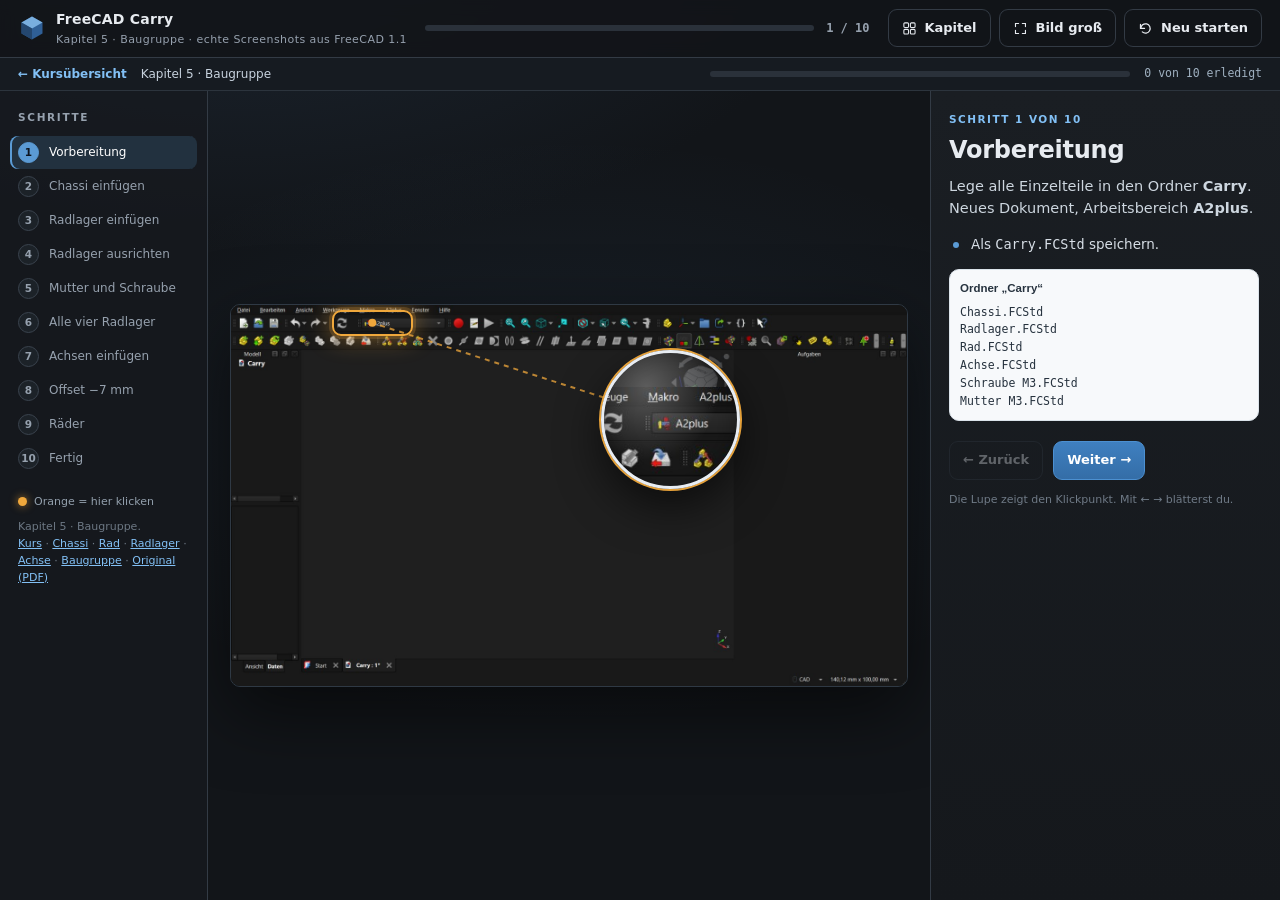
<file: baugruppe.html>
<!DOCTYPE html>
<html lang="de">
<head>
<meta charset="utf-8">
<meta name="viewport" content="width=device-width, initial-scale=1">
<meta name="color-scheme" content="dark">
<title>FreeCAD Carry – Baugruppe Schritt für Schritt</title>
<style>
:root{
  --bg:#121519; --panel:#1a1f24; --line:#333b45;
  --text:#e7ebf0; --muted:#96a1ae; --accent:#5b9bd5; --accent2:#82c0f5;
  --orange:#f0a83c; --green:#4cd07d;
  --mono:"Cascadia Mono",Consolas,"SF Mono",monospace;
}
*{box-sizing:border-box}
[hidden]{display:none!important}
html,body{height:100%}
body{
  margin:0;display:flex;flex-direction:column;overflow:hidden;color:var(--text);
  background:radial-gradient(1100px 620px at 18% -12%,#1d2733 0%,var(--bg) 58%) fixed;
  font:14px/1.55 "Segoe UI",system-ui,-apple-system,sans-serif;
}
button{font:inherit;color:inherit}
.ico{width:1.15em;height:1.15em;vertical-align:-0.22em;flex:none}
.muted{color:var(--muted)}
.mono{font-family:var(--mono)}

/* ---------- Kopfzeile ---------- */
header.top{
  display:flex;align-items:center;gap:18px;padding:9px 18px;flex:none;
  background:rgba(18,21,25,.9);border-bottom:1px solid var(--line);backdrop-filter:blur(8px);z-index:40;
}
.brand{display:flex;align-items:center;gap:10px;font-weight:650;letter-spacing:.2px;white-space:nowrap}
.brand .logo{width:28px;height:28px}
.brand small{display:block;font-weight:400;font-size:11px;color:var(--muted);letter-spacing:.04em}
.progresswrap{flex:1;display:flex;align-items:center;gap:12px;max-width:520px;min-width:90px}
.progress{flex:1;height:6px;background:#2a313a;border-radius:99px;overflow:hidden}
.progress i{display:block;height:100%;width:0;border-radius:99px;background:linear-gradient(90deg,#427cb8,#82c0f5);transition:width .35s ease}
.progressnum{font:600 12px var(--mono);color:var(--muted);white-space:nowrap}
.top-actions{display:flex;gap:8px;margin-left:auto}

.btn{
  display:inline-flex;align-items:center;gap:8px;border:1px solid var(--line);background:#262c33;
  padding:8px 13px;border-radius:9px;font-weight:600;font-size:13px;cursor:pointer;transition:.15s;white-space:nowrap;
}
.btn:hover{background:#2f3741;border-color:#46515d}
.btn.primary{background:linear-gradient(180deg,#3f80c0,#346da7);border-color:#4c90d1;color:#fff}
.btn.primary:hover{background:linear-gradient(180deg,#4a8ccd,#3c7ab8)}
.btn.ghost{background:transparent}
.btn:disabled{opacity:.35;cursor:default}

/* ---------- Layout ---------- */
.app{flex:1;display:grid;grid-template-columns:228px minmax(0,1fr) 368px;min-height:0}
.outline{border-right:1px solid var(--line);background:rgba(23,26,31,.72);padding:16px 10px 24px;overflow:auto}
.outline h2{font-size:10.5px;text-transform:uppercase;letter-spacing:.16em;color:var(--muted);margin:2px 8px 10px}
.steplist{list-style:none;margin:0;padding:0;display:flex;flex-direction:column;gap:1px}
.stepitem{
  display:flex;gap:10px;align-items:center;width:100%;text-align:left;background:none;border:0;
  color:var(--muted);padding:6px 8px;border-radius:8px;cursor:pointer;transition:.13s;
}
.stepitem:hover{background:#232a31;color:var(--text)}
.stepitem.current{background:#22313f;color:#fff;box-shadow:inset 2px 0 0 var(--accent)}
.stepitem.done{color:#b9c5d2}
.stepitem .n{
  width:21px;height:21px;flex:none;border-radius:50%;border:1px solid #3a434e;display:grid;place-items:center;
  font-size:10.5px;font-weight:700;color:var(--muted);background:#1c2228;
}
.stepitem.current .n{background:var(--accent);border-color:var(--accent);color:#0d1520}
.stepitem.done .n{background:#1e3929;border-color:#2f5d43;color:#6bdc9a}
.stepitem .t{font-size:12px;line-height:1.25}
.outline .foot{font-size:11px;color:#6d7884;margin:18px 8px 0;line-height:1.55}
.outline .foot .dotline{display:flex;align-items:center;gap:7px;margin-bottom:8px;color:#93a0ad}
.outline .foot .dotline i{width:9px;height:9px;border-radius:50%;background:var(--orange);box-shadow:0 0 8px rgba(240,168,60,.7)}

/* ---------- Bildbühne ---------- */
.stage{
  position:relative;display:flex;flex-direction:column;align-items:center;justify-content:center;
  padding:20px 22px;overflow:auto;min-width:0;gap:10px;
}
.stage::before{
  content:"";position:absolute;inset:0;pointer-events:none;
  background:radial-gradient(760px 420px at 50% 42%,rgba(91,155,213,.08),transparent 70%);
}
.shot{
  position:relative;margin:0;width:100%;max-width:1180px;
  border:1px solid #2f3944;border-radius:10px;overflow:hidden;cursor:zoom-in;
  box-shadow:0 24px 70px rgba(0,0,0,.55),0 0 0 1px rgba(255,255,255,.03) inset;
  background:#0d1013;
}
.shot img{display:block;width:100%;height:auto}

/* ---------- Lupe ---------- */
.loupe-layer{position:absolute;inset:0;pointer-events:none}
.loupe-svg{position:absolute;inset:0;width:100%;height:100%;overflow:visible}
.focus-ring{
  position:absolute;border:2px solid var(--orange);border-radius:9px;
  box-shadow:0 0 0 3px rgba(240,168,60,.18),0 0 24px 2px rgba(240,168,60,.45);
  animation:pulse 1.9s ease-in-out infinite;
}
@keyframes pulse{
  0%,100%{box-shadow:0 0 0 3px rgba(240,168,60,.16),0 0 16px 1px rgba(240,168,60,.35)}
  50%{box-shadow:0 0 0 5px rgba(240,168,60,.10),0 0 30px 6px rgba(240,168,60,.55)}
}
.lens{
  position:absolute;border-radius:50%;background-repeat:no-repeat;
  border:3px solid #e8edf3;
  box-shadow:0 0 0 2px rgba(240,168,60,.95),0 18px 44px rgba(0,0,0,.6),inset 0 0 26px rgba(0,0,0,.35);
  z-index:3;
}
.lens::after{
  content:"";position:absolute;inset:0;border-radius:50%;pointer-events:none;
  background:radial-gradient(circle at 32% 26%,rgba(255,255,255,.28),rgba(255,255,255,0) 55%);
}
.shot .zoom{
  position:absolute;right:10px;bottom:10px;background:rgba(12,16,20,.82);border:1px solid #43505e;
  color:#dbe4ee;font-size:11.5px;padding:5px 9px;border-radius:6px;display:flex;gap:6px;align-items:center;
  opacity:0;transition:.18s;backdrop-filter:blur(4px);z-index:5;
}
.shot:hover .zoom{opacity:1}

/* ---------- Lesebereich ---------- */
.reader{border-left:1px solid var(--line);background:linear-gradient(180deg,#1a1e23,#15181c);overflow:auto;padding:24px 24px 44px;overflow-anchor:none}
.reader-inner{max-width:322px}
.kicker{font-size:10.5px;letter-spacing:.14em;text-transform:uppercase;color:var(--accent2);font-weight:700}
.reader h2{font-size:24px;line-height:1.22;margin:8px 0 10px;letter-spacing:-.01em}
.lead{color:#cdd6df;font-size:14.5px;margin:0 0 14px}
.bullets{list-style:none;padding:0;margin:0 0 14px;display:flex;flex-direction:column;gap:8px}
.bullets li{position:relative;padding-left:22px;color:#d7dee6;font-size:13.5px}
.bullets li::before{content:"";position:absolute;left:4px;top:.6em;width:6px;height:6px;border-radius:50%;background:var(--accent)}
.diagram{margin:0 0 14px;background:#f7f9fb;border:1px solid #dbe3ea;border-radius:10px;padding:10px}
.diagram svg,.diagram img{display:block;width:100%;height:auto}
.diagram text{font-family:"Segoe UI",sans-serif}
.diagram .cap{font-size:10px;color:#5b6a78;text-align:center;margin-top:6px}
.hint{
  display:flex;gap:9px;align-items:flex-start;font-size:12.5px;color:#9fb0a8;
  background:#17241d;border:1px solid #294234;border-radius:9px;padding:9px 11px;margin:0 0 14px;line-height:1.45;
}
.hint svg{width:16px;height:16px;flex:none;margin-top:2px;color:#6fd69a}
.mouse{font-size:11.5px;color:#7f8b97;margin:0 0 14px;display:flex;gap:6px;align-items:center;flex-wrap:wrap}
kbd{
  font:600 11px var(--mono);background:#232930;border:1px solid #46505b;border-bottom-width:2px;
  border-radius:4px;padding:2px 6px;color:#e3e9ef;
}
.actions{display:flex;gap:10px;margin-top:20px;flex-wrap:wrap}
.advance-hint{font-size:11px;color:#6f7a86;margin-top:12px;line-height:1.45}
h3{font-size:13px;letter-spacing:.02em;margin:22px 0 8px;color:#e9eef4}
.specs{display:grid;grid-template-columns:repeat(3,1fr);gap:8px;margin:14px 0 18px}
.specs div{background:#20262d;border:1px solid #333c45;border-radius:10px;padding:9px 10px}
.specs span{display:block;font-size:10px;color:var(--muted);text-transform:uppercase;letter-spacing:.08em}
.specs b{font-size:16px;font-family:var(--mono);color:#fff}
.final-badge{
  width:58px;height:58px;border-radius:50%;display:grid;place-items:center;font-size:27px;color:#d6ffe2;
  background:linear-gradient(180deg,#2f7d32,#245f28);box-shadow:0 12px 32px rgba(47,125,50,.35);margin-bottom:14px;
}
.recap{margin:0 0 6px;padding-left:18px;color:#c9d2db;font-size:13px;display:flex;flex-direction:column;gap:5px}
table.shortcuts{width:100%;border-collapse:collapse;font-size:12px}
table.shortcuts td{padding:5px 0;border-bottom:1px solid #262d35;color:#c5ced8}
table.shortcuts td:first-child{width:52%}
.chips{display:flex;flex-wrap:wrap;gap:6px;margin-top:8px}
.chip{font-size:11.5px;border:1px solid #3a444f;background:#20262c;color:#c2ccd7;border-radius:99px;padding:4px 10px}

/* ---------- Lightbox ---------- */
.lightbox{
  position:fixed;inset:0;z-index:100;display:none;align-items:center;justify-content:center;
  background:rgba(5,8,12,.92);backdrop-filter:blur(4px);padding:24px;
}
.lightbox.show{display:flex}
.lightbox img{max-width:96vw;max-height:88vh;border-radius:6px;box-shadow:0 30px 90px rgba(0,0,0,.8)}
.lb-close{
  position:absolute;top:14px;right:16px;width:38px;height:38px;border-radius:50%;border:1px solid #3f4a56;
  background:rgba(20,25,31,.85);color:#dfe7ef;font-size:18px;cursor:pointer;
}
.lb-close:hover{background:#2c3640}
.lb-nav{
  position:absolute;bottom:20px;left:50%;transform:translateX(-50%);display:flex;gap:10px;align-items:center;
  background:rgba(18,22,27,.92);border:1px solid #36414c;border-radius:99px;padding:5px 8px;font-size:12px;color:#b9c4cf;
}
.lb-nav button{width:34px;height:34px;border-radius:50%;border:0;background:#2a333c;color:#e8eef5;cursor:pointer;font-size:15px}
.lb-nav button:hover{background:#3a4652}
.lb-nav span{min-width:70px;text-align:center}

/* ---------- Responsiv ---------- */
@media (max-width:1380px){
  .app{grid-template-columns:208px minmax(0,1fr) 350px}
  .reader{padding:20px 18px 40px}
  .reader-inner{max-width:310px}
}
@media (max-width:1120px){
  .app{grid-template-columns:minmax(0,1fr) 340px}
  .outline{display:none}
}
@media (max-width:900px){
  body{overflow:auto}
  .app{grid-template-columns:1fr;grid-template-rows:auto auto}
  .stage{padding:12px;min-height:0}
  .reader{border-left:0;border-top:1px solid var(--line);overflow:visible;padding:20px 18px 60px}
  .brand small{display:none}
  .top-actions .btn .lbl{display:none}
  .shot .zoom{opacity:1}
}
@media (prefers-reduced-motion:reduce){
  *{animation:none!important;transition:none!important}
}

/* ---------- Kapitel-Overlay ---------- */
.ch-overlay{position:fixed;inset:0;z-index:120;display:none;align-items:center;justify-content:center;padding:20px;background:rgba(6,9,13,.82);backdrop-filter:blur(6px)}
.ch-overlay.open{display:flex}
.ch-panel{position:relative;width:min(880px,100%);max-height:calc(100vh - 40px);overflow:auto;background:#171b21;border:1px solid #333c46;border-radius:16px;box-shadow:0 40px 120px rgba(0,0,0,.7)}
.ch-hero{position:relative;height:300px;overflow:hidden;background:#1f1f1f;border-radius:16px 16px 0 0}
.ch-hero img{display:block;width:100%;height:100%;object-fit:contain}
.ch-hero .ch-cap{position:absolute;left:20px;bottom:16px;font-size:13px;color:#eef3f8;text-shadow:0 2px 10px rgba(0,0,0,.8)}
.ch-hero .ch-cap b{font-size:17px;letter-spacing:.2px}
.ch-hero .ch-cap span{display:block;font-size:11.5px;color:#b9c6d3}
.ch-x{position:absolute;top:12px;right:12px;width:36px;height:36px;border-radius:50%;border:1px solid #46515d;background:rgba(16,20,25,.8);color:#e7edf4;font-size:16px;cursor:pointer;z-index:2}
.ch-x:hover{background:#2a333d}
.ch-body{padding:18px 22px 20px}
.ch-body h2{font-size:12px;text-transform:uppercase;letter-spacing:.14em;color:#8fa0b1;margin:0 0 12px}
.ch-grid{display:grid;grid-template-columns:repeat(2,minmax(0,1fr));gap:9px}
.ch-card{display:flex;align-items:center;gap:12px;padding:11px 13px;border:1px solid #333c46;border-radius:11px;background:#20262d;color:#e7ebf0;text-decoration:none;transition:.15s}
.ch-card:hover{background:#28313a;border-color:#46525f;transform:translateY(-1px)}
.ch-card .ch-num{width:27px;height:27px;flex:none;border-radius:50%;display:grid;place-items:center;background:#2b3540;border:1px solid #3d4a57;font:700 12px var(--mono);color:#c8d4e0}
.ch-card .ch-t{display:block;font-size:13.5px;font-weight:600;line-height:1.25}
.ch-card .ch-s{display:block;font-size:11px;color:#93a1af;margin-top:2px}
.ch-card.current{border-color:#5b9bd5;background:#22313f;box-shadow:0 0 0 1px rgba(91,155,213,.35) inset}
.ch-card.current .ch-num{background:#5b9bd5;border-color:#5b9bd5;color:#0d1520}
.ch-card.current .ch-s{color:#a9c7e4}
.ch-note{margin:14px 0 0;font-size:11.5px;color:#7f8d9b}
.ch-note a{color:#82c0f5;text-decoration:none}
.ch-note a:hover{text-decoration:underline}
@media (max-width:640px){
  .ch-overlay{padding:0}
  .ch-panel{width:100%;height:100%;max-height:100vh;border-radius:0;border:0}
  .ch-hero{height:220px;border-radius:0}
  .ch-grid{grid-template-columns:1fr}
  .ch-body{padding:15px 16px 24px}
}
</style>
<link rel="stylesheet" href="assets/kurs.css">
</head>
<body>

<header class="top">
  <div class="brand">
    <svg class="logo" viewBox="0 0 24 24" aria-hidden="true">
      <path d="M12 2.2 21 7.3v9.4L12 21.8 3 16.7V7.3Z" fill="#2f5f96"/>
      <path d="M12 2.2 21 7.3 12 12.4 3 7.3Z" fill="#79aede"/>
      <path d="M12 12.4v9.4L3 16.7V7.3Z" fill="#24476f"/>
    </svg>
    <div>FreeCAD Carry<small>Kapitel 5 · Baugruppe · echte Screenshots aus FreeCAD 1.1</small></div>
  </div>
  <div class="progresswrap">
    <div class="progress"><i id="bar"></i></div>
    <span class="progressnum" id="progressNum">1 / 10</span>
  </div>
  <div class="top-actions"><button class="btn ghost" id="chOpen" aria-haspopup="dialog" aria-controls="chOverlay" title="Kapitelübersicht (K)"><svg class="ico" viewBox="0 0 24 24" aria-hidden="true"><rect x="3" y="3" width="7.5" height="7.5" rx="1.6" fill="none" stroke="currentColor" stroke-width="1.7"/><rect x="13.5" y="3" width="7.5" height="7.5" rx="1.6" fill="none" stroke="currentColor" stroke-width="1.7"/><rect x="3" y="13.5" width="7.5" height="7.5" rx="1.6" fill="none" stroke="currentColor" stroke-width="1.7"/><rect x="13.5" y="13.5" width="7.5" height="7.5" rx="1.6" fill="none" stroke="currentColor" stroke-width="1.7"/></svg><span class="lbl">Kapitel</span></button>
    <button class="btn ghost" id="zoomBtn"><svg class="ico" viewBox="0 0 24 24" aria-hidden="true"><path d="M4 9V4h5M20 9V4h-5M4 15v5h5M20 15v5h-5" fill="none" stroke="currentColor" stroke-width="1.8" stroke-linecap="round"/></svg><span class="lbl">Bild groß</span></button>
    <button class="btn ghost" id="resetBtn"><svg class="ico" viewBox="0 0 24 24" aria-hidden="true"><path d="M4.5 12a7.5 7.5 0 1 1 2.4 5.5" fill="none" stroke="currentColor" stroke-width="2" stroke-linecap="round"/><path d="M4 5.5V12h6.5" fill="none" stroke="currentColor" stroke-width="2" stroke-linecap="round" stroke-linejoin="round"/></svg><span class="lbl">Neu starten</span></button>
  </div>
</header>
<div class="kbar" id="kbar"><div class="kbar-in"><a class="kbar-back" href="index.html">← Kursübersicht</a><span class="kbar-crumb">Kapitel 5 · Baugruppe</span><div class="kbar-track" aria-hidden="true"><i id="kbarFill"></i></div><span class="kbar-num" id="kbarNum">0 von 8 erledigt</span></div></div>

<div class="app">
  <nav class="outline">
    <h2>Schritte</h2>
    <ol class="steplist" id="steplist"></ol>
    <p class="foot">
      <span class="dotline"><i></i> Orange = hier klicken</span>
      Kapitel 5 · Baugruppe.<br><a href="index.html" style="color:#82c0f5">Kurs</a> · <a href="chassi.html" style="color:#82c0f5">Chassi</a> · <a href="rad.html" style="color:#82c0f5">Rad</a> · <a href="lager.html" style="color:#82c0f5">Radlager</a> · <a href="achse.html" style="color:#82c0f5">Achse</a> · <a href="baugruppe.html" style="color:#82c0f5">Baugruppe</a> · <a href="original.html" style="color:#82c0f5">Original (PDF)</a>    </p>
  </nav>

  <main class="stage" id="stage">
    <figure class="shot" id="shot">
      <img id="shotImg" src="assets/bg_01_leer.jpg" alt="FreeCAD mit leerem Dokument im Arbeitsbereich A2plus">
      <div class="loupe-layer" id="loupeLayer">
        <svg class="loupe-svg" aria-hidden="true">
          <line id="loupeLine" stroke="#f0a83c" stroke-width="2" stroke-dasharray="5 5" opacity=".75"/>
          <circle id="loupeDot" r="4" fill="#f0a83c"/>
        </svg>
        <div class="focus-ring" id="focusRing"></div>
        <div class="lens" id="lens"></div>
      </div>
      <span class="zoom">⤢ vergrößern</span>
    </figure>
  </main>

  <aside class="reader" id="reader"></aside>
</div>

<div class="lightbox" id="lightbox">
  <button class="lb-close" id="lbClose" aria-label="Schließen">✕</button>
  <img id="lbImg" alt="Screenshot in groß">
  <div class="lb-nav">
    <button id="lbPrev" aria-label="Vorheriger Schritt">←</button>
    <span id="lbCaption">1 / 10</span>
    <button id="lbNext" aria-label="Nächster Schritt">→</button>
  </div>
</div>

<script>
(function(){
  'use strict';

  var $  = function(sel, root){ return (root||document).querySelector(sel); };

  /* =====================================================================
     INHALTE – jeder Schritt: Bild, Lupen-Ziel [x,y,w,h] und Lupe [x,y]
     Werte sind Anteile der Bildfläche (0…1).
     ===================================================================== */
  var STEPS = [
    {
        "short": "Vorbereitung",
        "title": "Vorbereitung",
        "img": "assets/bg_01_leer.jpg",
        "alt": "FreeCAD mit leerem Dokument im Arbeitsbereich A2plus",
        "lead": "Lege alle Einzelteile in den Ordner <b>Carry</b>. Neues Dokument, Arbeitsbereich <b>A2plus</b>.",
        "list": [
            "Als <span class=\"mono\">Carry.FCStd</span> speichern."
        ],
        "focus": [
            0.209,
            0.047,
            0.12,
            0.035
        ],
        "lens": [
            0.65,
            0.3
        ],
        "zoom": 2.0,
        "diagram": "<div class=\"diagram\" style=\"font-family:Cascadia Mono,Consolas,monospace;font-size:11.5px;color:#26323e\"><div style=\"font-family:Segoe UI,sans-serif;font-weight:600;margin-bottom:6px\">Ordner „Carry“</div>Chassi.FCStd<br>Radlager.FCStd<br>Rad.FCStd<br>Achse.FCStd<br>Schraube M3.FCStd<br>Mutter M3.FCStd</div>"
    },
    {
        "short": "Chassi einfügen",
        "title": "Chassi einfügen",
        "img": "assets/bg_02_chassi.jpg",
        "alt": "Rotes Chassi in der Baugruppe",
        "lead": "Über das <b>Bauteil-Symbol</b> das <b>Chassi</b> auswählen.",
        "list": [
            "Das Chassi bleibt <b>fest</b>."
        ],
        "focus": [
            0.5,
            0.46,
            0.3,
            0.3
        ],
        "lens": [
            0.73,
            0.26
        ],
        "zoom": 1.4
    },
    {
        "short": "Radlager einfügen",
        "title": "Radlager einfügen",
        "img": "assets/bg_03_lager.jpg",
        "alt": "Radlager unter dem Chassi",
        "lead": "Radlager einfügen und in die Nähe der Bohrungen ziehen.",
        "list": [
            "Noch nicht ausrichten – das kommt im nächsten Schritt."
        ],
        "focus": [
            0.54,
            0.7,
            0.22,
            0.2
        ],
        "lens": [
            0.25,
            0.3
        ],
        "zoom": 1.7
    },
    {
        "short": "Radlager ausrichten",
        "title": "Radlager ausrichten",
        "img": "assets/bg_03_lager.jpg",
        "alt": "Radlager unter dem Chassi",
        "lead": "Die <b>Kreis-Kante</b> des Radlagers und eine Bohrung im Chassi wählen, <b>Offset</b> einstellen, <b>Accept</b>.",
        "list": [
            "Mit dem zweiten Loch gerade ausrichten."
        ],
        "hint": "Steht es schief, hilft die zweite Bohrung oder „Flip direction“.",
        "focus": [
            0.54,
            0.7,
            0.22,
            0.2
        ],
        "lens": [
            0.25,
            0.3
        ],
        "zoom": 1.7
    },
    {
        "short": "Mutter und Schraube",
        "title": "Mutter und Schraube",
        "img": "assets/bg_04_schraube.jpg",
        "alt": "Schraubenkopf im Chassi",
        "lead": "Mutter M3 und Schraube M3 einsetzen und über die Kreise verbinden.",
        "list": [
            "Die Mutter sitzt in der Vertiefung auf der Unterseite."
        ],
        "focus": [
            0.52,
            0.38,
            0.16,
            0.12
        ],
        "lens": [
            0.73,
            0.26
        ],
        "zoom": 1.9
    },
    {
        "short": "Alle vier Radlager",
        "title": "Alle vier Radlager",
        "img": "assets/bg_05_lager4.jpg",
        "alt": "Vier Radlager mit Schrauben unter dem Chassi",
        "lead": "Die restlichen drei Radlager mit je zwei Schrauben und Muttern einsetzen.",
        "list": [
            "Zwischenspeichern nicht vergessen."
        ],
        "focus": [
            0.44,
            0.755,
            0.12,
            0.13
        ],
        "lens": [
            0.74,
            0.28
        ],
        "zoom": 2.0
    },
    {
        "short": "Achsen einfügen",
        "title": "Achsen einfügen",
        "img": "assets/bg_06_achsen.jpg",
        "alt": "Zwei Achsen durch die Radlager",
        "lead": "Achse einfügen und den äußeren Kreis der Achse mit dem äußeren Kreis im Radlager verbinden.",
        "list": [
            "Zweite Achse genauso."
        ],
        "focus": [
            0.385,
            0.723,
            0.09,
            0.06
        ],
        "lens": [
            0.72,
            0.3
        ],
        "zoom": 2.4
    },
    {
        "short": "Offset −7 mm",
        "title": "Offset −7 mm",
        "img": "assets/bg_06_achsen.jpg",
        "alt": "Zwei Achsen durch die Radlager",
        "lead": "Im Dialog <b>Offset −7,00 mm</b> eintragen und <b>Accept</b>.",
        "list": [
            "Beim gegenüberliegenden Radlager −77,00 mm."
        ],
        "focus": [
            0.385,
            0.723,
            0.09,
            0.06
        ],
        "lens": [
            0.72,
            0.3
        ],
        "zoom": 2.4
    },
    {
        "short": "Räder",
        "title": "Räder",
        "img": "assets/bg_07_raeder.jpg",
        "alt": "Vier grüne Räder mit schwarzen Gummiringen",
        "lead": "Rad einfügen, äußeren Kreis der Achse mit dem inneren Kreis im Rad verbinden.",
        "list": [
            "1 mm Abstand zwischen Radlager und Rad."
        ],
        "focus": [
            0.385,
            0.72,
            0.16,
            0.26
        ],
        "lens": [
            0.72,
            0.28
        ],
        "zoom": 1.6
    },
    {
        "short": "Fertig",
        "title": "Fertig",
        "img": "assets/bg_09_fertig.jpg",
        "alt": "Fertige Baugruppe Carry",
        "lead": "Der Carry steht: Chassi, 4 Radlager, 8 Schrauben, 8 Muttern, 2 Achsen und 4 Räder.",
        "list": [
            "Zum Fahren O-Ringe 34 × 3 mm als Reifen."
        ]
    }
]

  var N = STEPS.length;
  var FINAL_IMG = 'assets/bg_09_fertig.jpg';
  var KEY = 'freecad-carry-baugruppe';

  var progress = 0;
  try {
    var saved = parseInt(localStorage.getItem(KEY) || '0', 10);
    if (!isNaN(saved) && saved >= 0 && saved <= N) progress = saved;
  } catch(e) {}
  try {
    var params = new URLSearchParams(location.search);
    var raw = params.get('schritt') || params.get('step') || '';
    if (raw === 'fertig' || raw === 'ende') {
      progress = N;
    } else {
      var linkStep = parseInt(raw, 10);
      if (!isNaN(linkStep)) progress = Math.max(0, Math.min(N - 1, linkStep - 1));
    }
  } catch(e) {}

  var reader = $('#reader');
  var shotImg = $('#shotImg');
  var shot = $('#shot');
  var lens = $('#lens');
  var ring = $('#focusRing');
  var line = $('#loupeLine');
  var dot = $('#loupeDot');
  var layer = $('#loupeLayer');
  var lightbox = $('#lightbox');
  var lbImg = $('#lbImg');
  var lbCaption = $('#lbCaption');

  function isDone(){ return progress >= N; }

  function renderOutline(){
    $('#steplist').innerHTML = STEPS.map(function(s, i){
      var cls = i < progress ? 'done' : (i === progress ? 'current' : '');
      var num = i < progress ? '✓' : (i + 1);
      return '<li><button class="stepitem '+cls+'" data-jump="'+i+'">'+
             '<span class="n">'+num+'</span><span class="t">'+s.short+'</span></button></li>';
    }).join('');
    var cur = $('.stepitem.current');
    if (cur && cur.scrollIntoView) cur.scrollIntoView({block:'nearest'});
  }

  /* ---------- Lupe positionieren ---------- */
  function layoutLoupe(){
    var s = isDone() ? null : STEPS[progress];
    if (!s || !s.focus){
      layer.style.display = 'none';
      return;
    }
    var w = shotImg.clientWidth;
    var h = shotImg.clientHeight;
    if (!w || !h){ layer.style.display = 'none'; return; }
    layer.style.display = 'block';

    var D = Math.round(Math.min(225, Math.max(118, w * 0.205)));
    var z = s.zoom || 2.2;
    var fx = s.focus[0], fy = s.focus[1], fw = s.focus[2], fh = s.focus[3];
    var lx = s.lens[0] * w, ly = s.lens[1] * h;

    lens.style.width = D + 'px';
    lens.style.height = D + 'px';
    lens.style.left = (lx - D / 2) + 'px';
    lens.style.top = (ly - D / 2) + 'px';
    lens.style.backgroundImage = 'url("' + s.img + '")';
    lens.style.backgroundSize = (w * z) + 'px ' + (h * z) + 'px';
    lens.style.backgroundPosition = (D / 2 - fx * w * z) + 'px ' + (D / 2 - fy * h * z) + 'px';

    var rw = Math.max(40, fw * w);
    var rh = Math.max(26, fh * h);
    ring.style.width = rw + 'px';
    ring.style.height = rh + 'px';
    ring.style.left = (fx * w - rw / 2) + 'px';
    ring.style.top = (fy * h - rh / 2) + 'px';

    line.setAttribute('x1', lx);
    line.setAttribute('y1', ly);
    line.setAttribute('x2', fx * w);
    line.setAttribute('y2', fy * h);
    dot.setAttribute('cx', fx * w);
    dot.setAttribute('cy', fy * h);
  }

  function renderShot(){
    var s = isDone() ? null : STEPS[progress];
    var img = isDone() ? FINAL_IMG : s.img;
    shotImg.src = img;
    shotImg.alt = isDone() ? 'Fertige Baugruppe Carry' : s.alt;
    if (isDone()) layer.style.display = 'none';
    layoutLoupe();
    if (lightbox.classList.contains('show')) updateLightbox();
  }

  function updateLightbox(){
    lbImg.src = isDone() ? FINAL_IMG : STEPS[progress].img;
    lbImg.alt = isDone() ? 'Fertige Baugruppe Carry' : STEPS[progress].alt;
    lbCaption.textContent = (isDone() ? N : progress + 1) + ' / ' + N;
  }

  function renderReader(){
    if (isDone()) {
      reader.innerHTML = finalCard();
      reader.scrollTop = 0;
      requestAnimationFrame(function(){ reader.scrollTop = 0; });
      return;
    }
    var s = STEPS[progress];
    reader.innerHTML = '<div class="reader-inner">'+
      '<div class="kicker">Schritt '+(progress+1)+' von '+N+'</div>'+
      '<h2>'+s.title+'</h2>'+
      '<p class="lead">'+s.lead+'</p>'+
      (s.list && s.list.length ? '<ul class="bullets">'+s.list.map(function(b){ return '<li>'+b+'</li>'; }).join('')+'</ul>' : '')+
      (s.diagram ? s.diagram : '')+
      (s.hint ? '<div class="hint"><svg viewBox="0 0 24 24" aria-hidden="true"><path d="M9 18h6M10 21h4" stroke="currentColor" stroke-width="1.7" stroke-linecap="round"/><path d="M12 3a6 6 0 0 0-3.6 10.8c.6.5 1 1.2 1 2V16h5.2v-.2c0-.8.4-1.5 1-2A6 6 0 0 0 12 3Z" fill="none" stroke="currentColor" stroke-width="1.5"/></svg><span>'+s.hint+'</span></div>' : '')+
      (s.mouse ? '<div class="mouse"><kbd>M1</kbd> links <kbd>M2</kbd> rechts <kbd>Esc</kbd> abbrechen</div>' : '')+
      '<div class="actions">'+
        '<button class="btn ghost" data-nav="prev" '+(progress === 0 ? 'disabled' : '')+'>← Zurück</button>'+
        '<button class="btn primary" data-nav="next">Weiter →</button>'+
      '</div>'+
      '<p class="advance-hint">'+(s.focus ? 'Die Lupe zeigt den Klickpunkt. ' : '')+'Mit ← → blätterst du.</p>'+
    '</div>';
    reader.scrollTop = 0;
  }

  function finalCard(){
    return '<div class="reader-inner">'+
      '<div class="final-badge">✓</div>'+
      '<div class="kicker">Geschafft</div>'+
      '<h2>Carry fertig</h2>'+
      '<p class="lead">Chassi, 4 Radlager, 8 Schrauben, 8 Muttern, 2 Achsen und 4 Räder.</p>'+
      '<div class="specs"><div><span>Teile</span><b>13</b></div><div><span>Räder</span><b>4</b></div><div><span>Schrauben</span><b>8</b></div></div>'+
      '<div class="specs"><div><span>Radlager</span><b>4</b></div><div><span>Achsen</span><b>2</b></div><div><span>Reifen</span><b>O-Ring</b></div></div>'+
      '<h3>Kurz gemerkt</h3>'+
      '<ol class="recap"><li>Teile in einen Ordner</li><li>A2plus-Baugruppe anlegen</li><li>Chassi festsetzen</li><li>Radlager, Schrauben, Muttern</li><li>Achsen (Offset −7) und Räder</li></ol>'+
      '<h3>Weiter</h3>'+
      '<div class="chips"><span class="chip">Kapitel 1 · Chassi</span><span class="chip">Kapitel 2 · Rad</span><span class="chip">Kapitel 3 · Radlager</span><span class="chip">Kapitel 4 · Achse</span></div>'+
      '<div class="actions">'+
        '<button class="btn" data-nav="reset">↺ Nochmal von vorn</button>'+
        '<button class="btn primary" data-nav="last">Letzten Schritt ansehen</button>'+
      '</div>'+
    '</div>';
  }

  function render(){
    $('#bar').style.width = (Math.min(progress, N) / N * 100) + '%';
    $('#progressNum').textContent = (isDone() ? N : progress + 1) + ' / ' + N;
    renderOutline();
    renderReader();
    renderShot();
    try { localStorage.setItem(KEY, String(progress)); } catch(e) {}
  }

  function go(p){
    progress = Math.max(0, Math.min(N, p));
    render();
  }

  function openLightbox(){ updateLightbox(); lightbox.classList.add('show'); }
  function closeLightbox(){ lightbox.classList.remove('show'); }

  $('#steplist').addEventListener('click', function(e){
    var btn = e.target.closest('[data-jump]');
    if (btn) go(parseInt(btn.getAttribute('data-jump'), 10));
  });

  reader.addEventListener('click', function(e){
    var btn = e.target.closest('[data-nav]');
    if (!btn) return;
    var nav = btn.getAttribute('data-nav');
    if (nav === 'next') go(progress + 1);
    else if (nav === 'prev') go(progress - 1);
    else if (nav === 'last') go(N - 1);
    else if (nav === 'reset') { progress = 0; render(); }
  });

  document.addEventListener('keydown', function(e){
    if (e.target.matches && e.target.matches('input, textarea, select')) return;
    if (e.key === 'Escape') { closeLightbox(); return; }
    if (e.key === 'ArrowRight') { e.preventDefault(); go(progress + 1); }
    if (e.key === 'ArrowLeft') { e.preventDefault(); go(progress - 1); }
  });

  shot.addEventListener('click', openLightbox);
  $('#zoomBtn').addEventListener('click', openLightbox);
  $('#lbClose').addEventListener('click', closeLightbox);
  lightbox.addEventListener('click', function(e){ if (e.target === lightbox) closeLightbox(); });
  $('#lbPrev').addEventListener('click', function(e){ e.stopPropagation(); go(progress - 1); });
  $('#lbNext').addEventListener('click', function(e){ e.stopPropagation(); go(progress + 1); });

  $('#resetBtn').addEventListener('click', function(){
    progress = 0;
    try { localStorage.removeItem(KEY); } catch(e) {}
    render();
  });

  shotImg.addEventListener('load', layoutLoupe);
  window.addEventListener('resize', layoutLoupe);
  if (window.ResizeObserver) new ResizeObserver(layoutLoupe).observe(shotImg);

  STEPS.forEach(function(s){ var im = new Image(); im.src = s.img; });

  render();
})();
</script>

<div class="ch-overlay" id="chOverlay" role="dialog" aria-modal="true" aria-label="Kapitelübersicht">
  <div class="ch-panel">
    <button class="ch-x" id="chClose" aria-label="Schließen">✕</button>
    <div class="ch-hero">
      <img src="assets/carry_hero.jpg" alt="Fertiger Carry mit vier Rädern">
      <div class="ch-cap"><b>Carry</b> · Transportfahrzeug<span>Alle Kapitel auf einen Blick</span></div>
    </div>
    <div class="ch-body">
      <a class="ch-course" href="index.html">← Zur Kursübersicht</a>
      <h2>Kapitel wählen</h2>
      <div class="ch-grid">
        <a class="ch-card" href="chassi.html"><span class="ch-num">1</span><span><span class="ch-t">Chassi</span><span class="ch-s">33 Schritte · Platte mit 45 Löchern</span></span></a>
        <a class="ch-card" href="rad.html"><span class="ch-num">2</span><span><span class="ch-t">Rad</span><span class="ch-s">22 Schritte · Radkörper und Gummiring</span></span></a>
        <a class="ch-card" href="lager.html"><span class="ch-num">3</span><span><span class="ch-t">Radlager</span><span class="ch-s">13 Schritte · Bogenform mit Bohrungen</span></span></a>
        <a class="ch-card" href="achse.html"><span class="ch-num">4</span><span><span class="ch-t">Achse &amp; Schrauben</span><span class="ch-s">14 Schritte · M3×20 und Mutter</span></span></a>
        <a class="ch-card" href="baugruppe.html"><span class="ch-num">5</span><span><span class="ch-t">Baugruppe</span><span class="ch-s">10 Schritte · Carry zusammenbauen</span></span></a>
        <a class="ch-card" href="original.html"><span class="ch-num">PDF</span><span><span class="ch-t">Originalseiten</span><span class="ch-s">24 Seiten als Leseausgabe</span></span></a>
      </div>
      <p class="ch-note">Tipp: Mit <kbd>K</kbd> öffnest du diese Übersicht jederzeit.</p>
    </div>
  </div>
</div>

<script>
(function(){
  var ov = document.getElementById('chOverlay');
  var opener = document.getElementById('chOpen');
  var closer = document.getElementById('chClose');
  if (!ov || !opener) return;
  var here = (location.pathname.split('/').pop() || 'index.html').toLowerCase();
  if (!here) here = 'index.html';
  var cards = ov.querySelectorAll('.ch-card');
  for (var i = 0; i < cards.length; i++) {
    var href = (cards[i].getAttribute('href') || '').toLowerCase();
    if (href === here) {
      cards[i].classList.add('current');
      cards[i].setAttribute('aria-current', 'page');
    }
  }
  function show(){
    ov.classList.add('open');
    document.body.style.overflow = 'hidden';
    closer.focus();
  }
  function hide(){
    ov.classList.remove('open');
    document.body.style.overflow = '';
    opener.focus();
  }
  opener.addEventListener('click', show);
  closer.addEventListener('click', hide);
  ov.addEventListener('click', function(e){ if (e.target === ov) hide(); });
  document.addEventListener('keydown', function(e){
    if (!ov.classList.contains('open')) return;
    if (e.key === 'Escape') { e.preventDefault(); e.stopPropagation(); hide(); }
    else if (e.key === 'ArrowLeft' || e.key === 'ArrowRight') { e.stopPropagation(); }
  }, true);
  document.addEventListener('keydown', function(e){
    if (e.key !== 'k' && e.key !== 'K') return;
    if (/^(INPUT|TEXTAREA|SELECT)$/.test((e.target && e.target.tagName) || '')) return;
    e.preventDefault();
    if (ov.classList.contains('open')) hide(); else show();
  });
  try {
    var q = new URLSearchParams(location.search);
    if (q.has('kapitel') || location.hash === '#kapitel') show();
  } catch(e) {}
  ov.addEventListener('keydown', function(e){
    if (e.key !== 'Tab') return;
    var f = ov.querySelectorAll('button, a[href]');
    if (!f.length) return;
    var first = f[0], last = f[f.length - 1];
    if (e.shiftKey && document.activeElement === first) { e.preventDefault(); last.focus(); }
    else if (!e.shiftKey && document.activeElement === last) { e.preventDefault(); first.focus(); }
  });
})();
</script>
<script src="assets/kurs.js"></script>
</body>
</html>
</file>
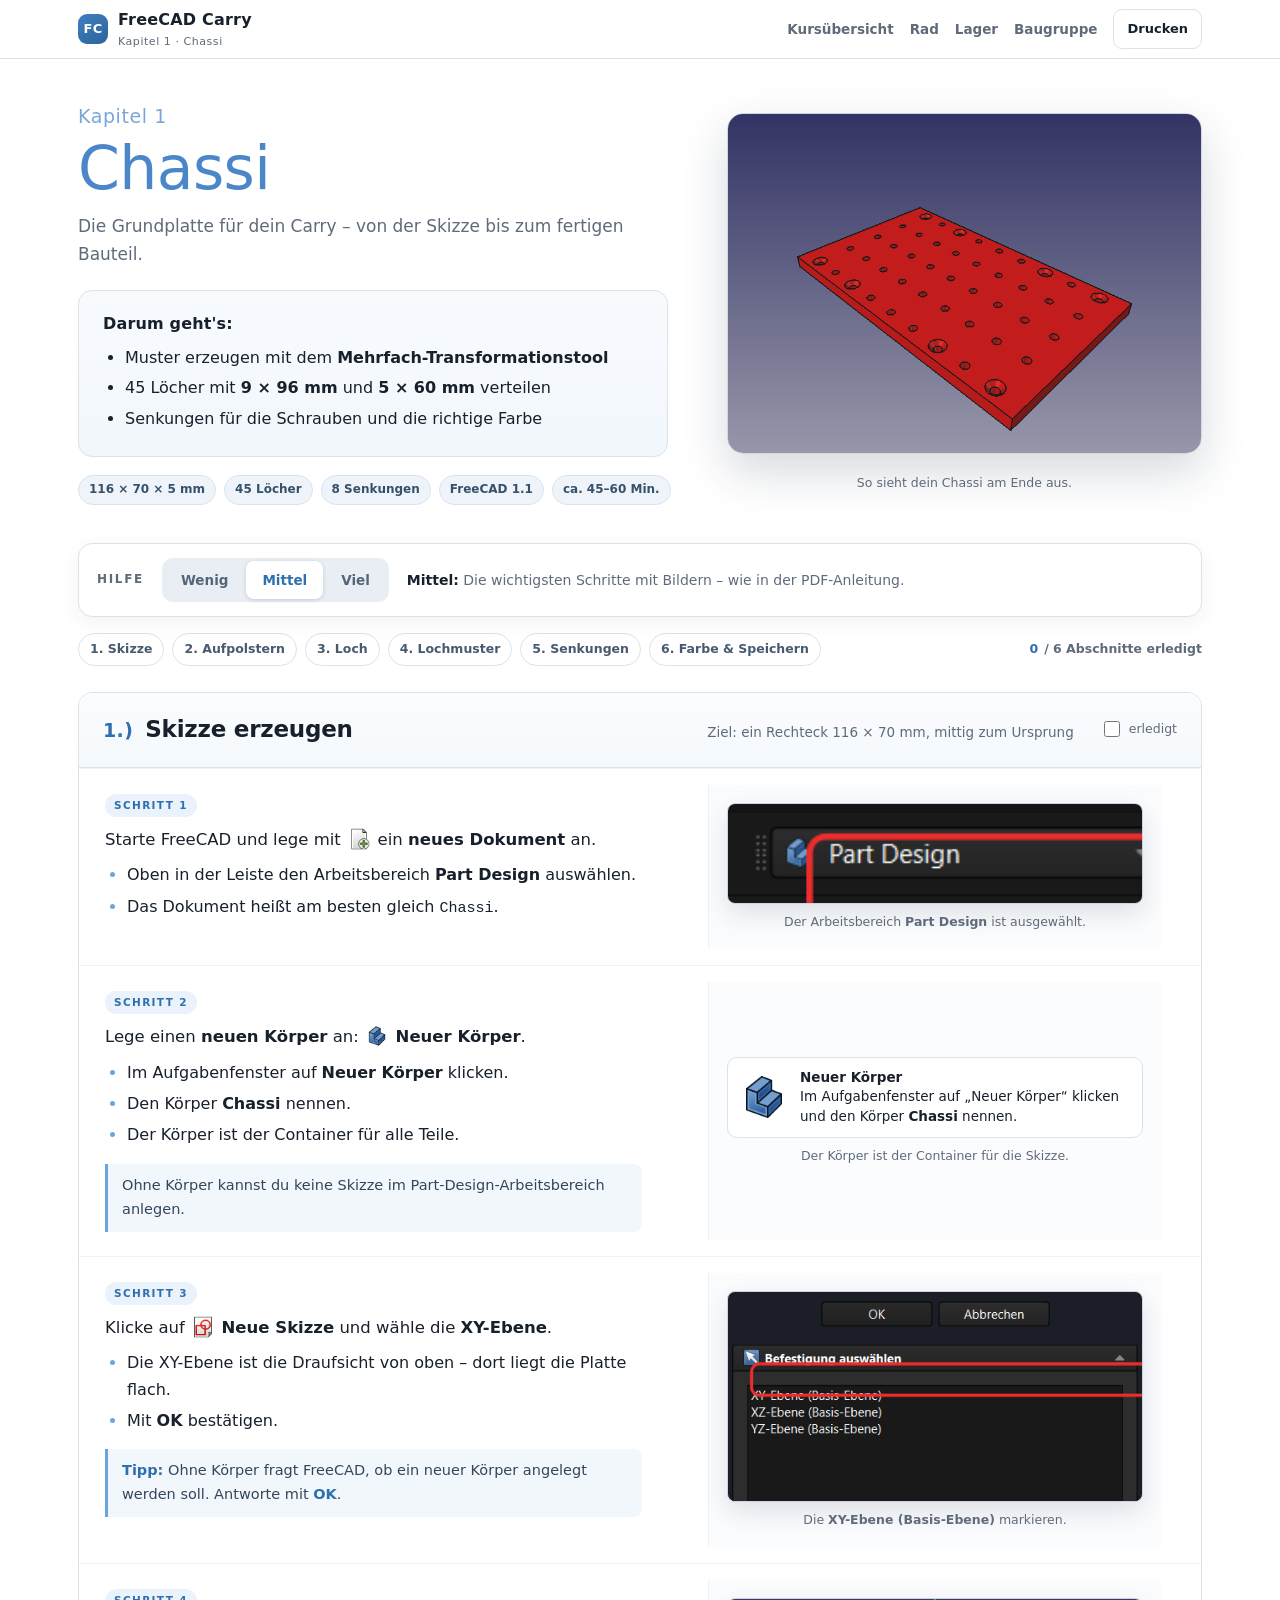
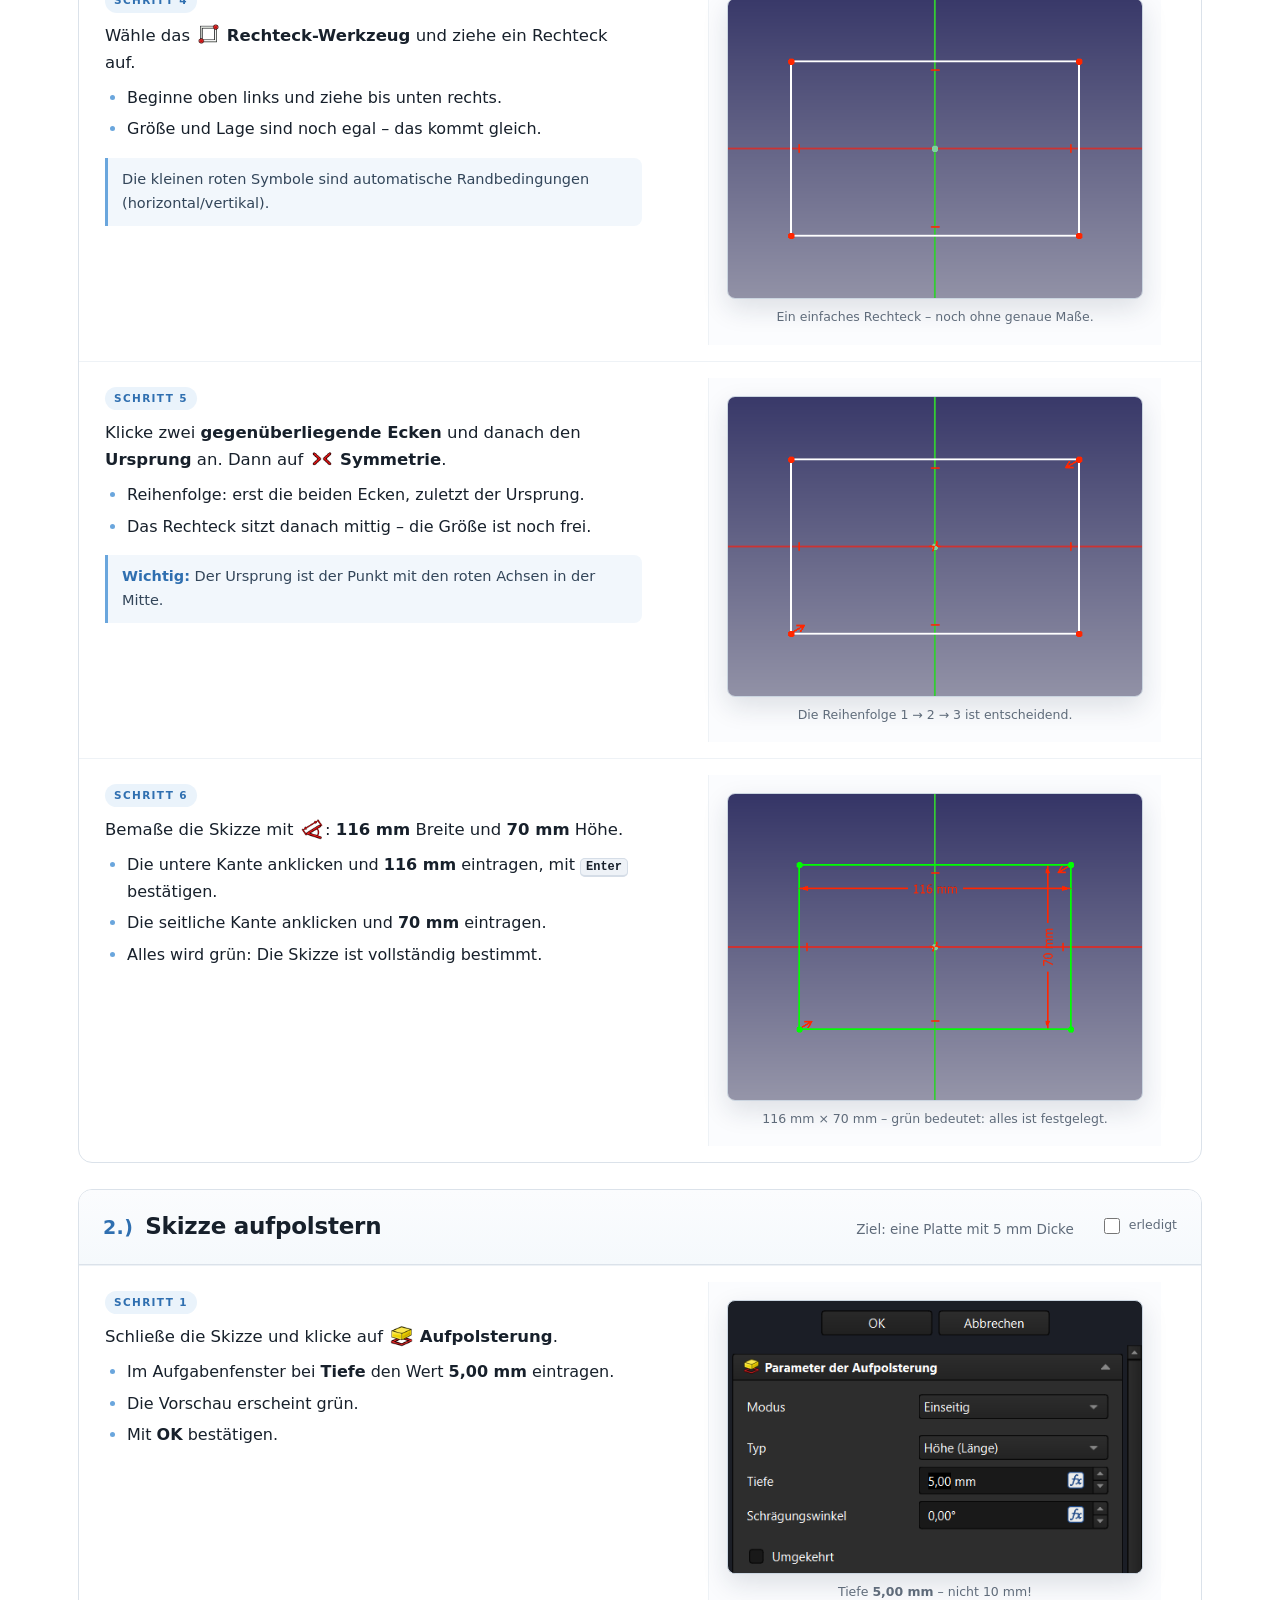
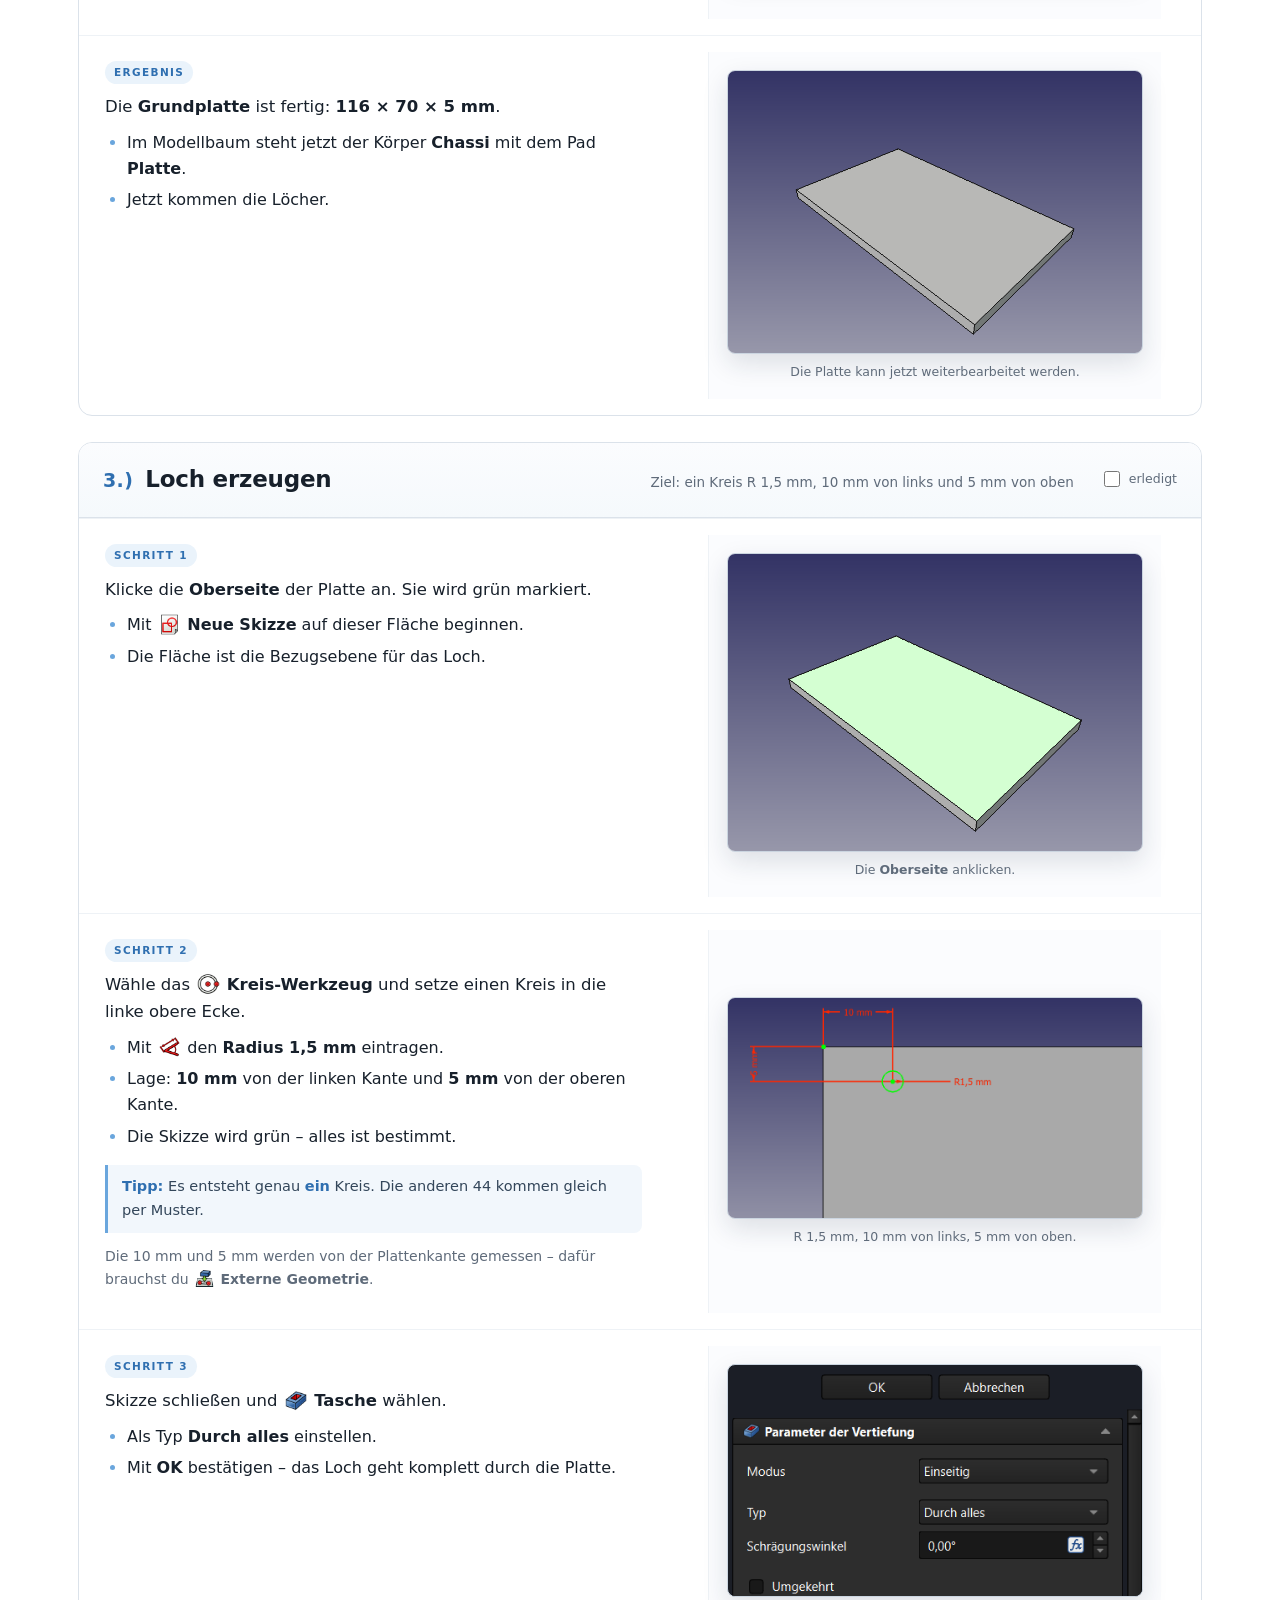
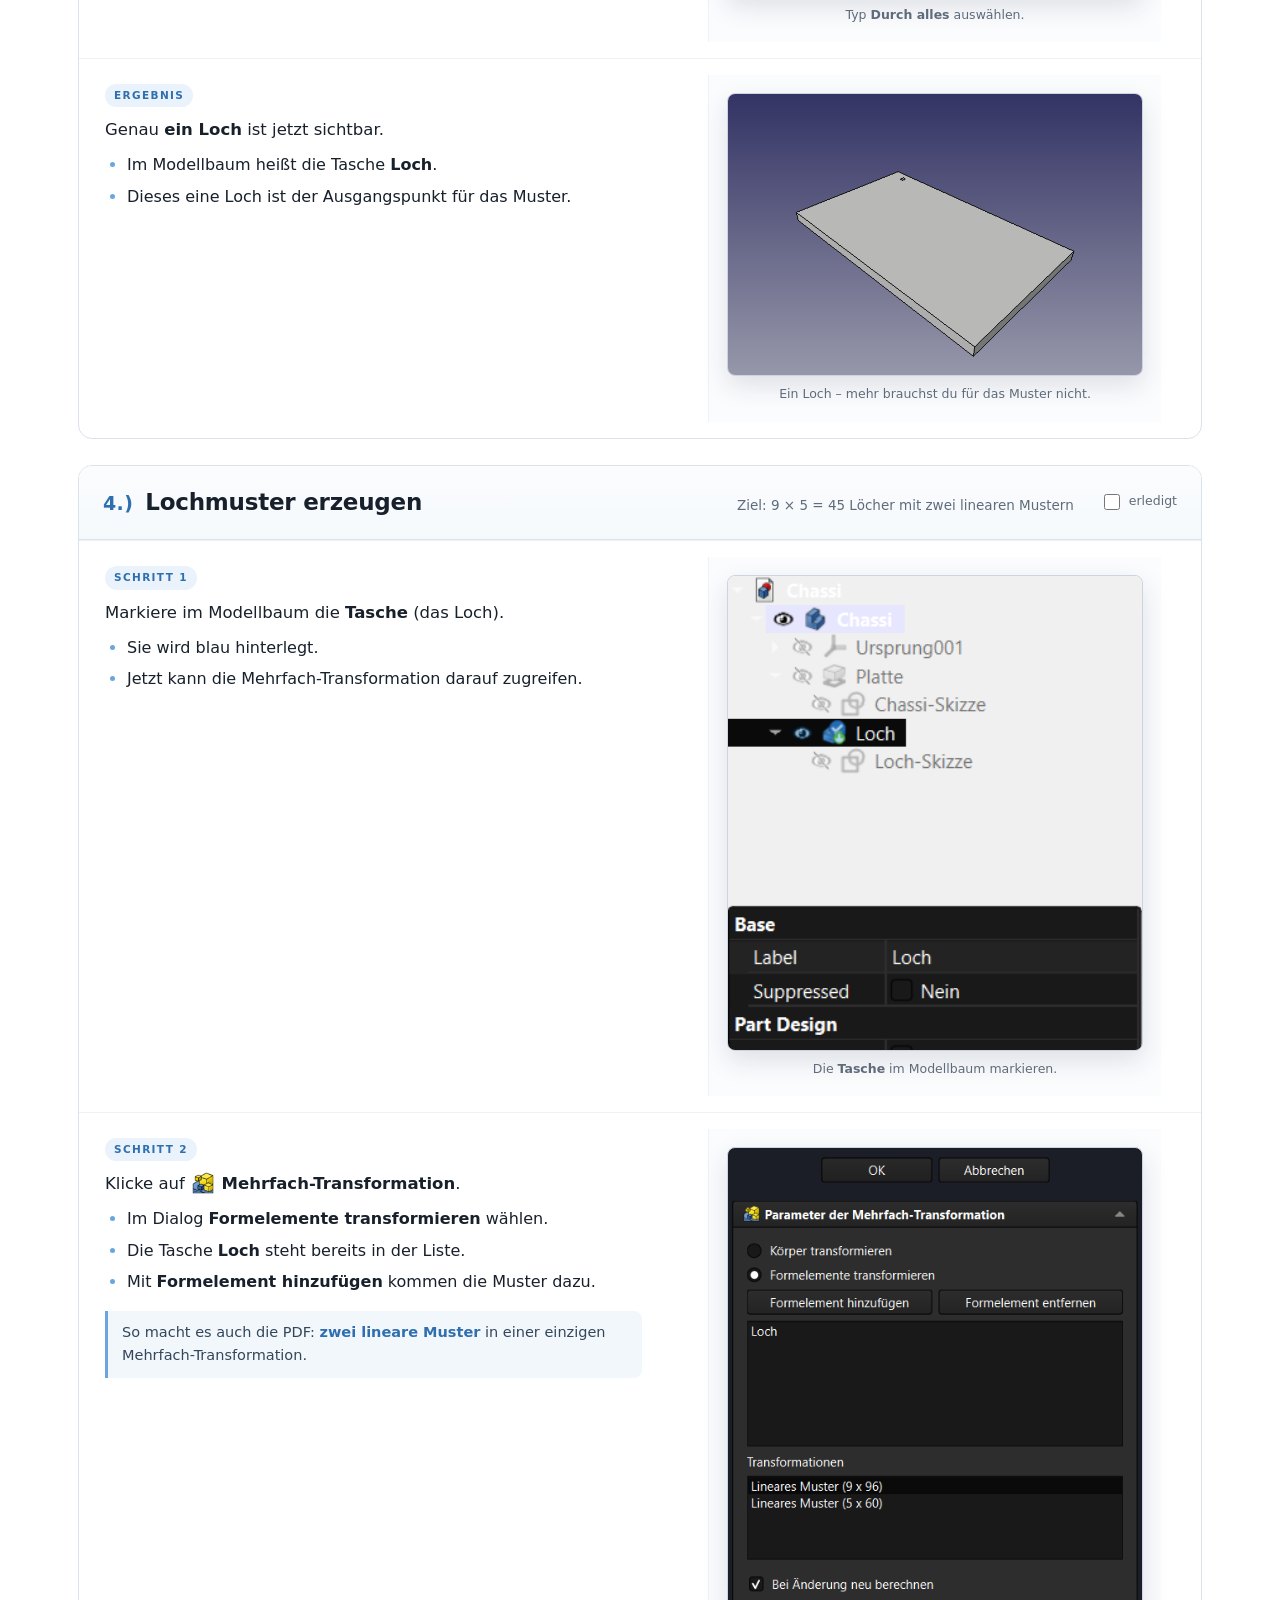
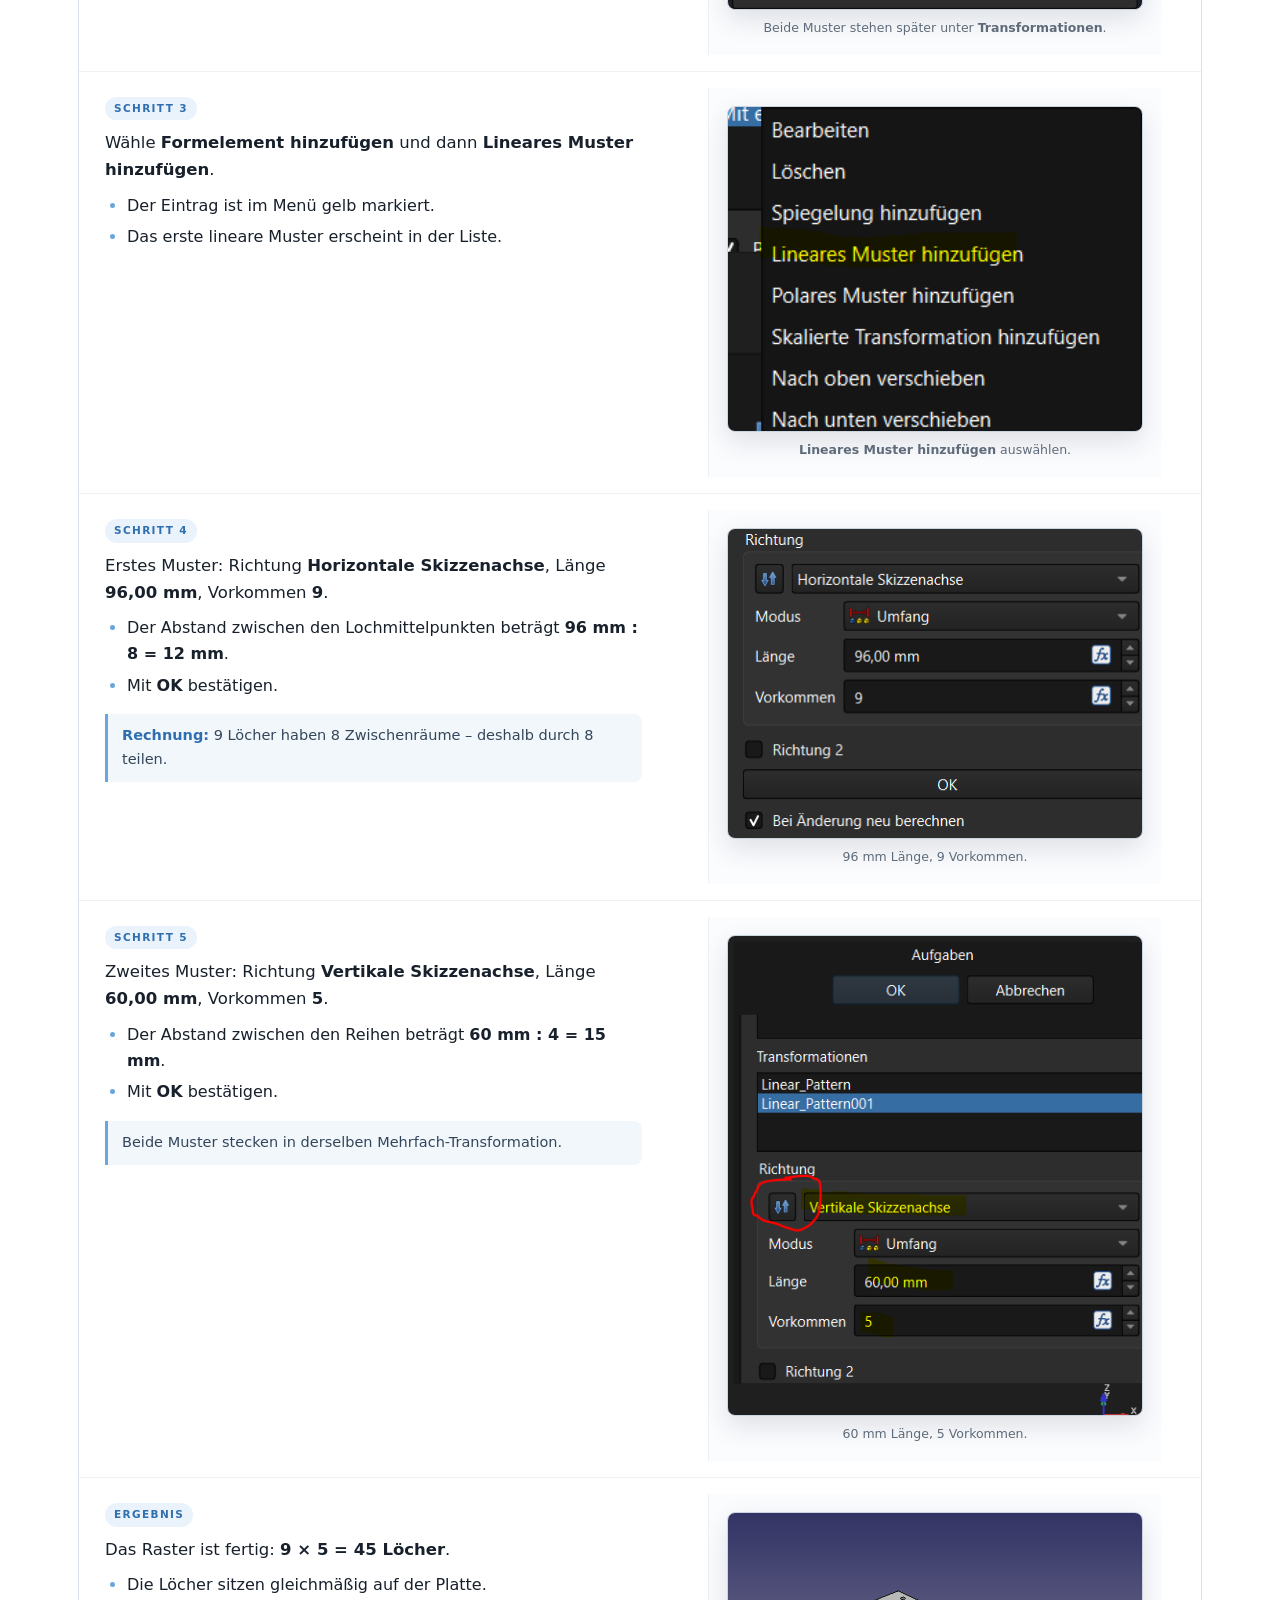
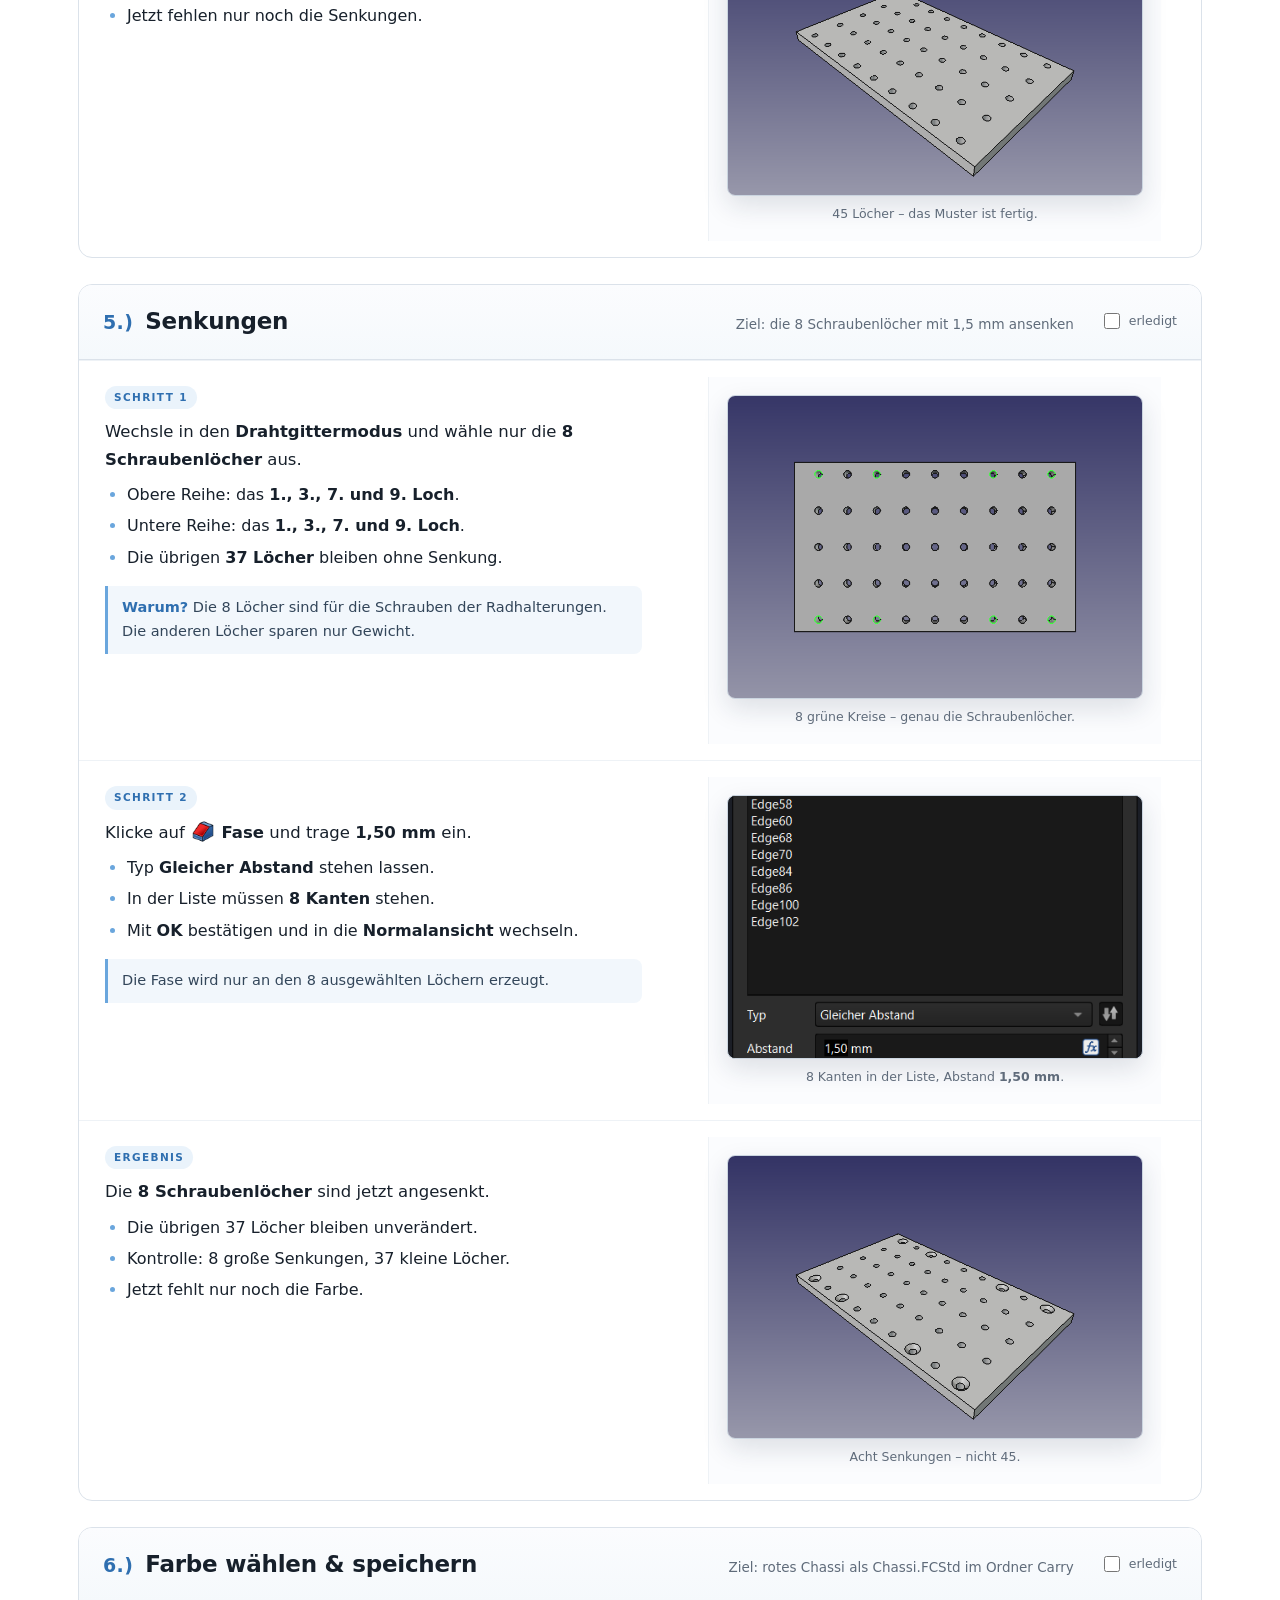
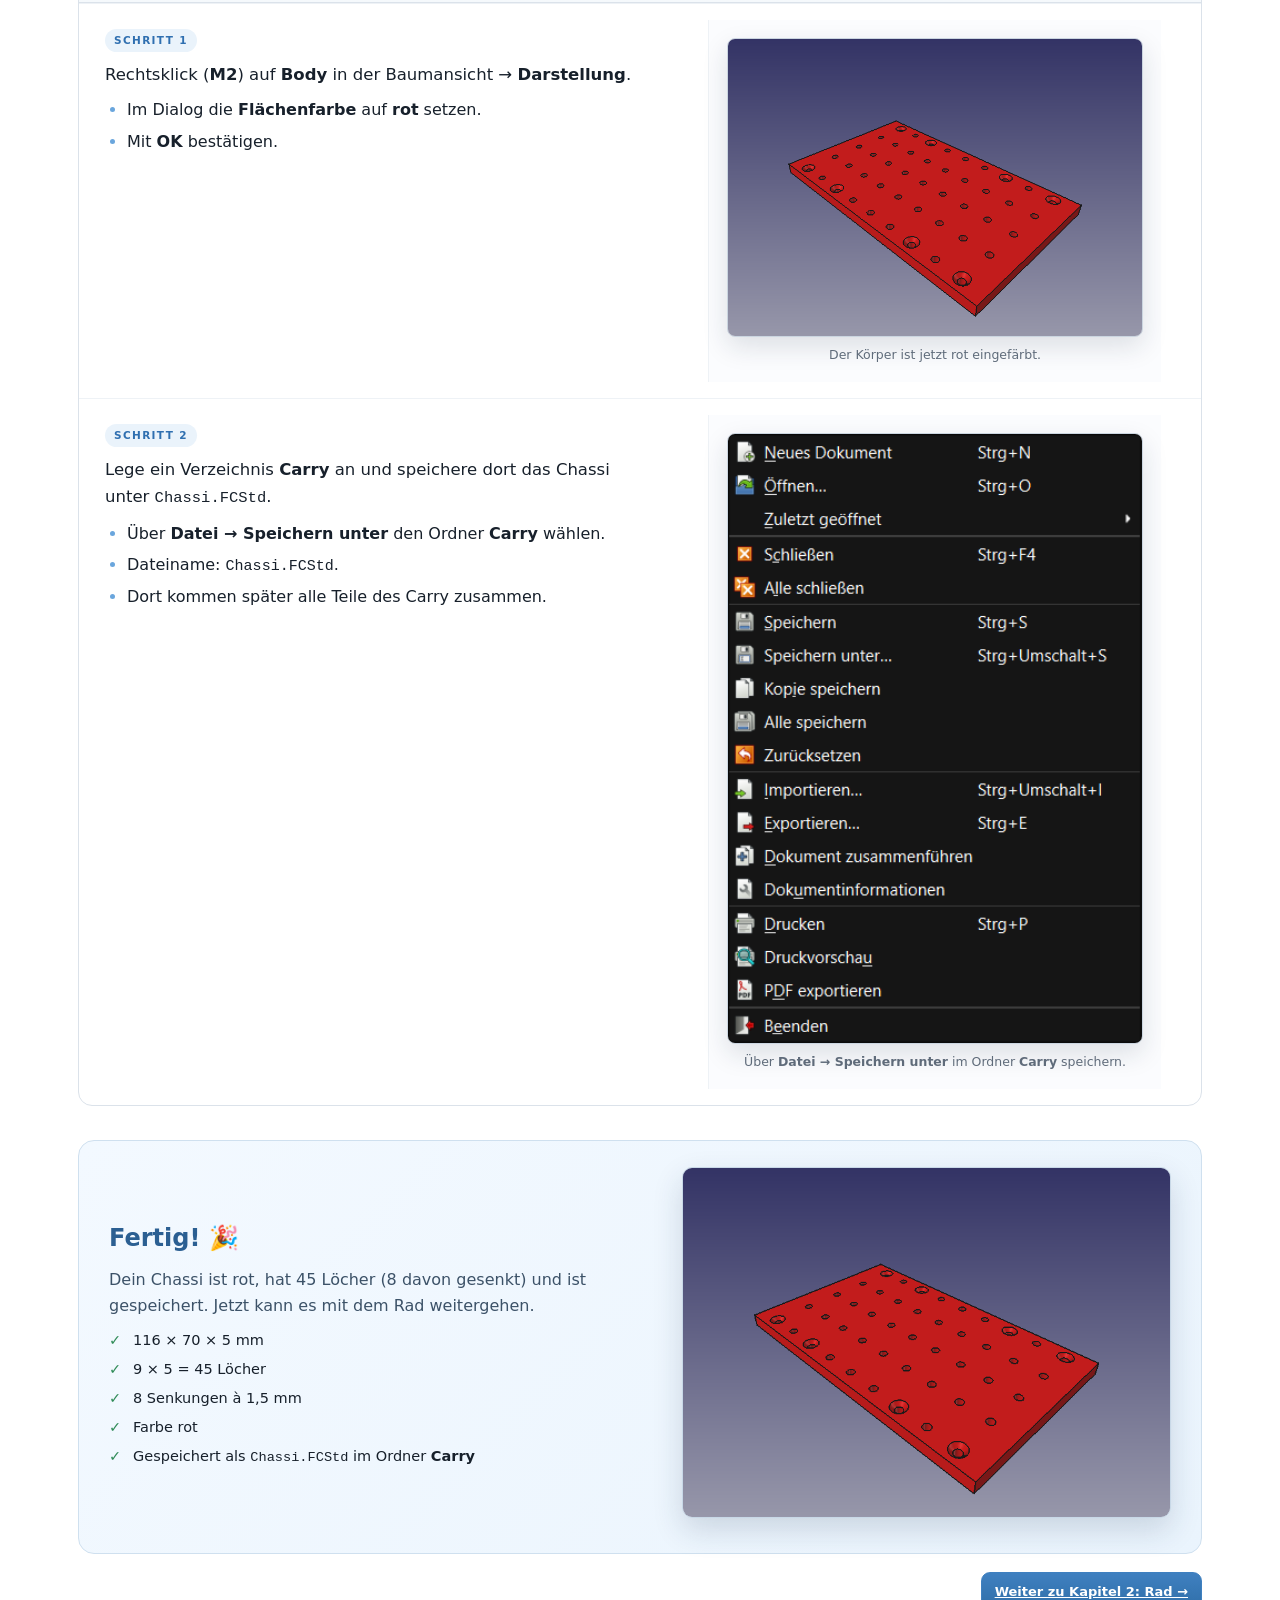
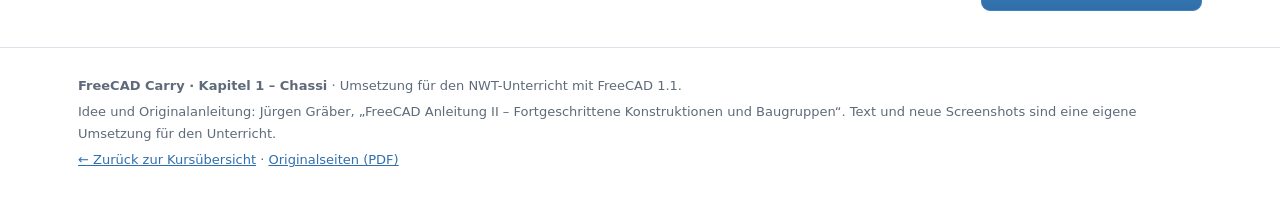
<file: chassi.html>
﻿<!DOCTYPE html>
<html lang="de">
<head>
<meta charset="utf-8">
<meta name="viewport" content="width=device-width, initial-scale=1">
<meta name="color-scheme" content="light">
<title>Chassi – FreeCAD Schritt für Schritt</title>
<style>
  :root{
    --ink:#17202b; --muted:#5f6b7a; --blue:#2f6fb0; --blue2:#6aa6dd;
    --line:#dbe2ea; --soft:#f4f7fa; --soft2:#eef4fa; --red:#d33a3a;
    --shadow:0 18px 45px rgba(26,46,70,.18);
  }
  *{box-sizing:border-box}
  html{scroll-behavior:smooth}
  body{
    margin:0;background:#fff;color:var(--ink);
    font:16px/1.65 "Segoe UI",system-ui,-apple-system,"Helvetica Neue",Arial,sans-serif;
    -webkit-font-smoothing:antialiased;
  }
  img{max-width:100%}
  a{color:var(--blue)}
  .wrap{max-width:1180px;margin:0 auto;padding:0 28px}

  /* ---------- Kopfzeile ---------- */
  .topbar{
    position:sticky;top:0;z-index:50;background:rgba(255,255,255,.93);
    border-bottom:1px solid var(--line);backdrop-filter:blur(10px);
  }
  .topbar-inner{display:flex;align-items:center;gap:18px;min-height:58px}
  .brand{display:flex;align-items:center;gap:10px;font-weight:700;letter-spacing:.2px;white-space:nowrap}
  .brand .mark{
    width:30px;height:30px;border-radius:9px;display:grid;place-items:center;
    background:linear-gradient(145deg,#3f80c0,#2c639c);color:#fff;font-size:13px;font-weight:800;
  }
  .brand small{display:block;font-weight:400;font-size:11px;color:var(--muted);letter-spacing:.05em}
  .topnav{display:flex;gap:16px;align-items:center;margin-left:auto;font-size:13.5px}
  .topnav a{color:var(--muted);text-decoration:none;font-weight:600}
  .topnav a:hover{color:var(--blue)}
  .btn{
    display:inline-flex;align-items:center;gap:8px;border:1px solid var(--line);
    background:#fff;padding:8px 13px;border-radius:9px;font:inherit;font-size:13px;
    font-weight:600;cursor:pointer;white-space:nowrap;color:var(--ink);
  }
  .btn:hover{border-color:#b9c8d8;background:#f8fbfe}
  .btn.primary{background:linear-gradient(180deg,#3f80c0,#2f6ea8);border-color:#3f80c0;color:#fff}
  .btn.primary:hover{background:linear-gradient(180deg,#4a8ccd,#3579b7)}

  /* ---------- Hero ---------- */
  .hero{display:grid;grid-template-columns:1.12fr .88fr;gap:44px;align-items:center;padding:42px 0 16px}
  .kicker{color:#7ba7d6;font-size:19px;font-weight:400;letter-spacing:.03em;margin:0}
  h1{font-size:60px;line-height:1.02;font-weight:300;color:#4a86c8;margin:6px 0 20px;letter-spacing:-.01em}
  .subtitle{margin:-8px 0 22px;color:var(--muted);font-size:17px}
  .goalbox{background:linear-gradient(180deg,#f8fbfe,#f2f7fc);border:1px solid var(--line);border-radius:14px;padding:20px 24px;max-width:590px}
  .goalbox h2{font-size:16px;margin:0 0 8px;letter-spacing:.01em}
  .goalbox ul{margin:0;padding-left:22px}
  .goalbox li{margin:4px 0}
  .hero-img{margin:0;position:relative}
  .hero-img img{width:100%;border-radius:16px;box-shadow:var(--shadow);border:1px solid #cfd8e2}
  .hero-img figcaption{margin-top:10px;text-align:center;font-size:12.5px;color:var(--muted)}
  .badge-row{display:flex;flex-wrap:wrap;gap:8px;margin-top:18px}
  .badge{font-size:12px;font-weight:600;color:#36516b;background:#eef4fa;border:1px solid #d7e4f0;border-radius:999px;padding:4px 10px}

  /* ---------- Hilfe-Umschalter ---------- */
  .helpbar{
    position:sticky;top:58px;z-index:40;background:#fff;
    border:1px solid var(--line);border-radius:14px;padding:14px 18px;margin:22px 0 10px;
    box-shadow:0 6px 20px rgba(30,50,70,.06);display:flex;align-items:center;gap:18px;flex-wrap:wrap;
  }
  .helpbar .label{font-size:12px;text-transform:uppercase;letter-spacing:.14em;font-weight:700;color:var(--muted)}
  .seg{display:inline-flex;background:#e9eef4;border-radius:11px;padding:3px;gap:2px}
  .seg button{
    border:0;background:transparent;padding:8px 16px;border-radius:8px;
    font:inherit;font-size:13.5px;font-weight:700;color:#54657a;cursor:pointer;transition:.15s;
  }
  .seg button:hover{color:var(--blue)}
  .seg button[aria-pressed="true"]{background:#fff;color:var(--blue);box-shadow:0 1px 4px rgba(20,40,60,.16)}
  .help-desc{font-size:14px;color:var(--muted);margin:0;flex:1;min-width:240px}
  .help-desc b{color:var(--ink)}

  /* ---------- Inhalt ---------- */
  .toc{display:flex;flex-wrap:wrap;gap:8px;margin:16px 0 4px}
  .toc a{
    font-size:12.5px;font-weight:600;color:#465a70;text-decoration:none;
    border:1px solid var(--line);border-radius:999px;padding:5px 11px;background:#fff;
  }
  .toc a:hover{border-color:#a9c4de;color:var(--blue);background:#f7fbfe}
  .toc-progress{margin-left:auto;font-size:12.5px;font-weight:600;color:var(--muted);display:inline-flex;align-items:center;gap:6px;padding:5px 0}
  .toc-progress b{color:var(--blue)}
  .done-toggle{display:inline-flex;align-items:center;gap:6px;font-size:12.5px;color:var(--muted);cursor:pointer;white-space:nowrap;margin-left:14px;user-select:none}
  .done-toggle input{width:16px;height:16px;accent-color:var(--blue);cursor:pointer}
  .done-toggle input:checked + span{color:var(--blue);font-weight:600}
  .section{border:1px solid var(--line);border-radius:14px;overflow:hidden;margin:26px 0;background:#fff;scroll-margin-top:175px}
  .section-head{
    display:flex;align-items:baseline;gap:12px;flex-wrap:wrap;
    padding:18px 24px;background:linear-gradient(180deg,#fbfcfe,#f5f9fc);border-bottom:1px solid var(--line);
  }
  .section-head .num{font-size:19px;font-weight:800;color:var(--blue);letter-spacing:.02em}
  .section-head h2{font-size:23px;margin:0;font-weight:650;letter-spacing:-.01em}
  .section-head .goal{color:var(--muted);font-size:13.5px;margin-left:auto}
  .section:has(.done-toggle input:checked) .section-head{background:linear-gradient(180deg,#f4fbf6,#eef8f1)}
  .section:has(.done-toggle input:checked) .section-head .num{color:#2f8b57}
  .row{display:grid;grid-template-columns:1.05fr .95fr;border-top:1px solid #eef2f6}
  .row:first-of-type{border-top:0}
  .row .text{padding:22px 26px 24px;min-width:0}
  .row .visual{border-left:1px solid #eef2f6;padding:18px;background:#fbfcfe;display:flex;flex-direction:column;justify-content:center;min-width:0}
  .row .visual img{
    width:100%;height:auto;border-radius:8px;border:1px solid #cbd5e0;
    background:#1b1e26;box-shadow:0 10px 26px rgba(24,40,60,.13);cursor:zoom-in;
  }
  .row .visual figcaption{font-size:12.5px;color:var(--muted);margin-top:9px;line-height:1.45;text-align:center}
  .lead{margin:0 0 9px;font-size:16.5px}
  .steps{margin:6px 0 0;padding-left:22px}
  .steps li{margin:5px 0}
  .steps li::marker{color:var(--blue2)}
  .ui{width:1.35em;height:1.35em;vertical-align:-.3em;margin:0 2px}
  .kbd{font:600 12px/1.4 "Cascadia Mono",Consolas,monospace;background:#eef2f7;border:1px solid #d5dde7;border-bottom-width:2px;border-radius:5px;padding:1px 5px;white-space:nowrap}
  .mono{font-family:"Cascadia Mono",Consolas,monospace;font-size:.94em}
  .tip{
    margin-top:15px;border-left:3px solid var(--blue2);background:#f2f7fc;
    padding:10px 14px;border-radius:0 8px 8px 0;font-size:14.5px;color:#33465a;
  }
  .tip b{color:var(--blue)}
  .note{margin-top:12px;font-size:14px;color:var(--muted)}
  .pill{
    display:inline-block;font-size:10.5px;text-transform:uppercase;letter-spacing:.13em;
    font-weight:800;color:var(--blue);background:#eaf3fb;border-radius:999px;padding:3px 9px;margin-bottom:9px;
  }
  .low-summary{padding:22px 26px;background:linear-gradient(180deg,#f8fbfe,#f2f8fd)}
  .low-summary h3{margin:0 0 8px;font-size:16px;color:#2d5f91}
  .low-summary ul{margin:0;padding-left:22px}
  .low-summary li{margin:5px 0}
  .low-goal{padding:0 18px 20px;background:#f2f8fd}
  .low-goal figure{margin:0}
  .low-goal img{width:100%;border-radius:9px;border:1px solid #cbd5e0;box-shadow:0 8px 22px rgba(24,40,60,.12)}
  .low-goal figcaption{font-size:12.5px;color:var(--muted);margin-top:8px;text-align:center}
  .deep-note{display:none;margin-top:14px;border-left:3px solid #9cc3e6;background:#f8fbfe;padding:10px 14px;border-radius:0 8px 8px 0;font-size:14px;color:#33465a;line-height:1.6}
  body[data-help="viel"] .deep-note{display:block}
  .deep-note::before{content:"Gut zu wissen";display:block;font-size:10.5px;text-transform:uppercase;letter-spacing:.12em;font-weight:800;color:#4a86c8;margin-bottom:4px}
  .deep-note p{margin:4px 0}
  .status{display:none;margin:16px 0 0;padding-top:12px;border-top:1px dashed #d9e1ea}
  body[data-help="viel"] .status{display:block}
  .status-label{display:inline-flex;align-items:center;gap:6px;font-size:10.5px;text-transform:uppercase;letter-spacing:.12em;font-weight:800;color:#2f8b57;background:#eef8f1;border:1px solid #cfe8d8;border-radius:999px;padding:3px 8px}
  .status-label::before{content:"✓";font-size:11px}
  .status img{width:100%;height:auto;border-radius:8px;border:1px solid #cbd5e0;background:#1b1e26;box-shadow:0 8px 20px rgba(24,40,60,.10);margin-top:8px;cursor:zoom-in}
  .status figcaption{font-size:12px;color:var(--muted);margin-top:6px;line-height:1.4;text-align:center}
  .deep{display:none;margin-top:16px;border:1px solid var(--line);border-radius:10px;background:#f8fbfe;padding:10px 14px}
  body[data-help="viel"] .deep{display:block}
  .deep summary{cursor:pointer;font-weight:700;color:var(--blue);font-size:14px;list-style:none;user-select:none}
  .deep summary::-webkit-details-marker{display:none}
  .deep summary::before{content:"＋";display:inline-block;width:1.1em;color:var(--blue2);font-weight:800}
  .deep[open] summary::before{content:"−"}
  .deep-body{font-size:14px;color:#33465a;padding-top:8px;line-height:1.6}
  .deep-body p{margin:6px 0}
  .deep-body ul{margin:6px 0;padding-left:20px}
  .deep-body li{margin:3px 0}
  .deep-body img{width:100%;border-radius:7px;border:1px solid #cbd5e0;margin-top:8px}
  .tool-callout{display:flex;gap:12px;align-items:center;background:#fff;border:1px solid var(--line);border-radius:10px;padding:10px 12px;margin:10px 0}
  .tool-callout img{width:46px;height:46px;object-fit:contain;flex:none}
  .visual .tool-callout img{width:48px!important;height:48px!important;margin:0!important;border:0!important;box-shadow:none!important;background:transparent!important;border-radius:0!important;cursor:default!important}
  .tool-callout div{font-size:13.5px;line-height:1.45}

  /* ---------- Sichtbarkeit nach Hilfestufe ---------- */
  body[data-help="wenig"] .row[data-level="2"],
  body[data-help="wenig"] .row[data-level="3"]{display:none}
  body[data-help="mittel"] .row[data-level="3"]{display:none}
  body[data-help="mittel"] .low-summary,
  body[data-help="mittel"] .low-goal,
  body[data-help="viel"] .low-summary,
  body[data-help="viel"] .low-goal{display:none}

  /* ---------- Abschluss ---------- */
  .finish{
    display:grid;grid-template-columns:1fr .9fr;gap:30px;align-items:center;
    border:1px solid #cfe0ef;background:linear-gradient(135deg,#f3f9ff,#eaf4fd);
    border-radius:16px;padding:26px 30px;margin:34px 0 18px;
  }
  .finish h2{margin:0 0 8px;font-size:24px;color:#2b5f92}
  .finish p{margin:0 0 8px;color:#3c5268}
  .finish img{width:100%;border-radius:10px;border:1px solid #c8d8e7;box-shadow:0 12px 30px rgba(26,50,80,.16)}
  .checklist{list-style:none;margin:10px 0 0;padding:0;font-size:14.5px}
  .checklist li{margin:5px 0;padding-left:24px;position:relative}
  .checklist li::before{content:"✓";position:absolute;left:0;color:#2f8b57;font-weight:800}

  footer{border-top:1px solid var(--line);margin-top:36px;padding:22px 0 40px;color:var(--muted);font-size:13px}
  footer p{margin:5px 0}

  /* ---------- Lightbox ---------- */
  .lightbox{position:fixed;inset:0;z-index:100;background:rgba(8,12,18,.92);display:none;place-items:center;padding:24px}
  .lightbox.open{display:grid}
  .lightbox img{max-width:96vw;max-height:88vh;border-radius:10px;box-shadow:0 30px 80px rgba(0,0,0,.6);border:1px solid #3a4654}
  .lightbox .close{
    position:absolute;top:16px;right:20px;background:rgba(255,255,255,.12);color:#fff;
    border:1px solid rgba(255,255,255,.25);border-radius:9px;padding:8px 12px;font:inherit;font-size:14px;cursor:pointer;
  }
  .lightbox .caption{position:absolute;bottom:16px;left:0;right:0;text-align:center;color:#dbe4ee;font-size:13px;padding:0 20px}

  /* ---------- Mobil ---------- */
  @media (max-width:900px){
    .wrap{padding:0 16px}
    .hero{grid-template-columns:1fr;gap:22px;padding-top:26px}
    h1{font-size:44px}
    .hero-img{max-width:620px}
    .helpbar{top:56px;padding:12px 14px;gap:10px}
    .help-desc{min-width:100%;font-size:13.5px}
    .section-head .goal{margin-left:0;flex-basis:100%}
    .row{grid-template-columns:1fr}
    .row .visual{border-left:0;border-top:1px solid #eef2f6;padding:14px}
    .row .text{padding:18px 18px 20px}
    .finish{grid-template-columns:1fr}
    .topnav a:not(.btn){display:none}
    .seg button{padding:8px 12px;font-size:13px}
  }

  @media print{
    @page{size:A4;margin:13mm 12mm}
    html,body{background:#fff}
    body{font-size:10.5pt;line-height:1.5}
    .topbar,.helpbar,.toc,.lightbox,.done-toggle,footer .no-print{display:none!important}
    .wrap{max-width:none;padding:0}
    .hero{grid-template-columns:1.05fr .95fr;gap:12mm;padding:0 0 8mm;break-after:page;page-break-after:always}
    h1{font-size:34pt}
    .hero-img img{box-shadow:none;max-height:78mm;object-fit:contain}
    .goalbox{break-inside:avoid;page-break-inside:avoid}
    .section{break-before:page;page-break-before:always;break-inside:auto;page-break-inside:auto;margin:0;border:1px solid #bbb;border-radius:0;overflow:visible}
    .section-head{break-after:avoid;page-break-after:avoid;background:#f7f9fb!important;-webkit-print-color-adjust:exact;print-color-adjust:exact}
    .row{break-inside:avoid;page-break-inside:avoid;grid-template-columns:1fr 1fr}
    .row .text{padding:10px 12px}
    .row .visual{padding:8px;border-left:1px solid #ddd}
    .row .visual img{box-shadow:none;max-height:105mm;width:auto;max-width:100%;object-fit:contain}
    .row .visual figcaption{font-size:10pt}
    .low-summary,.low-goal,.finish{break-inside:avoid;page-break-inside:avoid}
    .low-goal img,.finish img{box-shadow:none;max-height:120mm;width:auto;max-width:100%;object-fit:contain}
    .finish{break-before:page;page-break-before:always}
    .status,.deep,.deep-note{display:none!important}
    .tip{background:#f4f4f4!important;-webkit-print-color-adjust:exact;print-color-adjust:exact}
    a{color:inherit;text-decoration:none}
  }
</style>
</head>
<body data-help="mittel">

<!-- ================= Kopfzeile ================= -->
<header class="topbar">
  <div class="wrap topbar-inner">
    <a class="brand" href="index.html" style="text-decoration:none;color:inherit">
      <span class="mark">FC</span>
      <span>FreeCAD Carry<small>Kapitel 1 · Chassi</small></span>
    </a>
    <nav class="topnav" aria-label="Seitennavigation">
      <a href="index.html">Kursübersicht</a>
      <a href="rad.html">Rad</a>
      <a href="lager.html">Lager</a>
      <a href="baugruppe.html">Baugruppe</a>
      <button class="btn" type="button" onclick="window.print()">Drucken</button>
    </nav>
  </div>
</header>

<main class="wrap">

  <!-- ================= Hero ================= -->
  <section class="hero">
    <div>
      <p class="kicker">Kapitel 1</p>
      <h1>Chassi</h1>
      <p class="subtitle">Die Grundplatte für dein Carry – von der Skizze bis zum fertigen Bauteil.</p>

      <div class="goalbox">
        <h2>Darum geht's:</h2>
        <ul>
          <li>Muster erzeugen mit dem <b>Mehrfach-Transformationstool</b></li>
          <li>45 Löcher mit <b>9 × 96 mm</b> und <b>5 × 60 mm</b> verteilen</li>
          <li>Senkungen für die Schrauben und die richtige Farbe</li>
        </ul>
      </div>

      <div class="badge-row">
        <span class="badge">116 × 70 × 5 mm</span>
        <span class="badge">45 Löcher</span>
        <span class="badge">8 Senkungen</span>
        <span class="badge">FreeCAD 1.1</span>
        <span class="badge">ca. 45–60 Min.</span>
      </div>
    </div>
    <figure class="hero-img">
      <img src="assets/chassi/26_rot.png" alt="Fertiges rotes Chassi mit 45 Löchern, 8 davon gesenkt" data-zoom>
      <figcaption>So sieht dein Chassi am Ende aus.</figcaption>
    </figure>
  </section>

  <!-- ================= Hilfestufe ================= -->
  <div class="helpbar" id="hilfe">
    <span class="label">Hilfe</span>
    <div class="seg" role="group" aria-label="Hilfestufe wählen">
      <button type="button" data-level="wenig" aria-pressed="false">Wenig</button>
      <button type="button" data-level="mittel" aria-pressed="true">Mittel</button>
      <button type="button" data-level="viel" aria-pressed="false">Viel</button>
    </div>
    <p class="help-desc" id="help-desc"><b>Mittel:</b> Die wichtigsten Schritte mit Bildern – wie in der PDF-Anleitung.</p>
  </div>

  <nav class="toc" aria-label="Abschnitte">
    <a href="#skizze">1. Skizze</a>
    <a href="#aufpolstern">2. Aufpolstern</a>
    <a href="#loch">3. Loch</a>
    <a href="#muster">4. Lochmuster</a>
    <a href="#senkungen">5. Senkungen</a>
    <a href="#farbe">6. Farbe &amp; Speichern</a>
    <span class="toc-progress" id="tocProgress"><b>0</b> / 6 Abschnitte erledigt</span>
  </nav>

  <!-- ================= 1. Skizze ================= -->
  <section class="section" id="skizze">
    <div class="section-head">
      <span class="num">1.)</span>
      <h2>Skizze erzeugen</h2>
      <span class="goal">Ziel: ein Rechteck 116 × 70 mm, mittig zum Ursprung</span>
      <label class="done-toggle"><input type="checkbox" data-done="skizze"> <span>erledigt</span></label>
    </div>

    <div class="low-summary">
      <h3>Das ist zu tun</h3>
      <ul>
        <li>Neues Dokument anlegen, Arbeitsbereich <b>Part Design</b> wählen und einen <b>neuen Körper</b> anlegen.</li>
        <li>Auf der <b>XY-Ebene</b> eine neue Skizze beginnen und ein <b>Rechteck</b> zeichnen.</li>
        <li>Das Rechteck mit <b>Symmetrie</b> zum Ursprung festlegen und mit <b>116 mm × 70 mm</b> bemaßen.</li>
      </ul>
    </div>
    <div class="low-goal">
      <figure>
        <img src="assets/chassi/08_masse.png" alt="Fertig bemaßte Skizze 116 × 70 mm" data-zoom>
        <figcaption>So muss deine Skizze am Ende aussehen: grün und vollständig bestimmt.</figcaption>
      </figure>
    </div>

    <div class="row" data-level="2">
      <div class="text">
        <span class="pill">Schritt 1</span>
        <p class="lead">Starte FreeCAD und lege mit <img class="ui" src="assets/chassi/icons/Std_New.png" alt="Neues Dokument"> ein <b>neues Dokument</b> an.</p>
        <ul class="steps">
          <li>Oben in der Leiste den Arbeitsbereich <b>Part Design</b> auswählen.</li>
          <li>Das Dokument heißt am besten gleich <span class="mono">Chassi</span>.</li>
        </ul>
      </div>
      <figure class="visual">
        <img src="assets/chassi/02_arbeitsbereich.png" alt="Arbeitsbereich Part Design in der Werkzeugleiste" data-zoom>
        <figcaption>Der Arbeitsbereich <b>Part Design</b> ist ausgewählt.</figcaption>
      </figure>
    </div>

    <div class="row" data-level="2">
      <div class="text">
        <span class="pill">Schritt 2</span>
        <p class="lead">Lege einen <b>neuen Körper</b> an: <img class="ui" src="assets/chassi/icons/PartDesign_Body.png" alt="Neuer Körper"> <b>Neuer Körper</b>.</p>
        <ul class="steps">
          <li>Im Aufgabenfenster auf <b>Neuer Körper</b> klicken.</li>
          <li>Den Körper <b>Chassi</b> nennen.</li>
          <li>Der Körper ist der Container für alle Teile.</li>
        </ul>
        <div class="tip">Ohne Körper kannst du keine Skizze im Part-Design-Arbeitsbereich anlegen.</div>
      </div>
      <figure class="visual">
        <div class="tool-callout" style="margin:0">
          <img src="assets/chassi/icons/PartDesign_Body.png" alt="Werkzeug Neuer Körper">
          <div><b>Neuer Körper</b><br>Im Aufgabenfenster auf „Neuer Körper“ klicken und den Körper <b>Chassi</b> nennen.</div>
        </div>
        <figcaption>Der Körper ist der Container für die Skizze.</figcaption>
      </figure>
    </div>

    <div class="row" data-level="2">
      <div class="text">
        <span class="pill">Schritt 3</span>
        <p class="lead">Klicke auf <img class="ui" src="assets/chassi/icons/PartDesign_CompSketches.png" alt="Neue Skizze"> <b>Neue Skizze</b> und wähle die <b>XY-Ebene</b>.</p>
        <ul class="steps">
          <li>Die XY-Ebene ist die Draufsicht von oben – dort liegt die Platte flach.</li>
          <li>Mit <b>OK</b> bestätigen.</li>
        </ul>
        <div class="tip"><b>Tipp:</b> Ohne Körper fragt FreeCAD, ob ein neuer Körper angelegt werden soll. Antworte mit <b>OK</b>.</div>
      </div>
      <figure class="visual">
        <img src="assets/chassi/04_neue_skizze.png" alt="Dialog Befestigung auswählen mit markierter XY-Ebene" data-zoom>
        <figcaption>Die <b>XY-Ebene (Basis-Ebene)</b> markieren.</figcaption>
      </figure>
    </div>

    <div class="row" data-level="2">
      <div class="text">
        <span class="pill">Schritt 4</span>
        <p class="lead">Wähle das <img class="ui" src="assets/chassi/icons/Sketcher_CompCreateRectangles.png" alt="Rechteck"> <b>Rechteck-Werkzeug</b> und ziehe ein Rechteck auf.</p>
        <ul class="steps">
          <li>Beginne oben links und ziehe bis unten rechts.</li>
          <li>Größe und Lage sind noch egal – das kommt gleich.</li>
        </ul>
        <div class="tip">Die kleinen roten Symbole sind automatische Randbedingungen (horizontal/vertikal).</div>
      </div>
      <figure class="visual">
        <img src="assets/chassi/06_rechteck.png" alt="Rechteck auf der XY-Ebene" data-zoom>
        <figcaption>Ein einfaches Rechteck – noch ohne genaue Maße.</figcaption>
      </figure>
    </div>

    <div class="row" data-level="2">
      <div class="text">
        <span class="pill">Schritt 5</span>
        <p class="lead">Klicke zwei <b>gegenüberliegende Ecken</b> und danach den <b>Ursprung</b> an. Dann auf <img class="ui" src="assets/chassi/icons/Sketcher_ConstrainSymmetric.png" alt="Symmetrie"> <b>Symmetrie</b>.</p>
        <ul class="steps">
          <li>Reihenfolge: erst die beiden Ecken, zuletzt der Ursprung.</li>
          <li>Das Rechteck sitzt danach mittig – die Größe ist noch frei.</li>
        </ul>
        <div class="tip"><b>Wichtig:</b> Der Ursprung ist der Punkt mit den roten Achsen in der Mitte.</div>
      </div>
      <figure class="visual">
        <img src="assets/chassi/07_symmetrie.png" alt="Zwei Ecken und der Ursprung sind markiert" data-zoom>
        <figcaption>Die Reihenfolge 1 → 2 → 3 ist entscheidend.</figcaption>
      </figure>
    </div>

    <div class="row" data-level="2">
      <div class="text">
        <span class="pill">Schritt 6</span>
        <p class="lead">Bemaße die Skizze mit <img class="ui" src="assets/chassi/icons/Sketcher_CompDimensionTools.png" alt="Bemaßung">: <b>116 mm</b> Breite und <b>70 mm</b> Höhe.</p>
        <ul class="steps">
          <li>Die untere Kante anklicken und <b>116 mm</b> eintragen, mit <span class="kbd">Enter</span> bestätigen.</li>
          <li>Die seitliche Kante anklicken und <b>70 mm</b> eintragen.</li>
          <li>Alles wird grün: Die Skizze ist vollständig bestimmt.</li>
        </ul>
      </div>
      <figure class="visual">
        <img src="assets/chassi/08_masse.png" alt="Bemaßte Skizze mit 116 mm und 70 mm" data-zoom>
        <figcaption>116 mm × 70 mm – grün bedeutet: alles ist festgelegt.</figcaption>
      </figure>
    </div>

  </section>

  <!-- ================= 2. Aufpolstern ================= -->
  <section class="section" id="aufpolstern">
    <div class="section-head">
      <span class="num">2.)</span>
      <h2>Skizze aufpolstern</h2>
      <span class="goal">Ziel: eine Platte mit 5 mm Dicke</span>
      <label class="done-toggle"><input type="checkbox" data-done="aufpolstern"> <span>erledigt</span></label>
    </div>

    <div class="low-summary">
      <h3>Das ist zu tun</h3>
      <ul>
        <li>Die Skizze schließen und das Werkzeug <b>Aufpolsterung</b> wählen.</li>
        <li>Als Tiefe <b>5,00 mm</b> eintragen und mit <b>OK</b> bestätigen.</li>
        <li>Die Platte ist danach ein fester Körper.</li>
      </ul>
    </div>
    <div class="low-goal">
      <figure>
        <img src="assets/chassi/11_platte.png" alt="Fertige Grundplatte 116 × 70 × 5 mm" data-zoom>
        <figcaption>Die fertige Grundplatte: 116 × 70 × 5 mm.</figcaption>
      </figure>
    </div>

    <div class="row" data-level="2">
      <div class="text">
        <span class="pill">Schritt 1</span>
        <p class="lead">Schließe die Skizze und klicke auf <img class="ui" src="assets/chassi/icons/PartDesign_Pad.png" alt="Aufpolsterung"> <b>Aufpolsterung</b>.</p>
        <ul class="steps">
          <li>Im Aufgabenfenster bei <b>Tiefe</b> den Wert <b>5,00 mm</b> eintragen.</li>
          <li>Die Vorschau erscheint grün.</li>
          <li>Mit <b>OK</b> bestätigen.</li>
        </ul>
      </div>
      <figure class="visual">
        <img src="assets/chassi/10_aufpolstern.png" alt="Dialog Aufpolsterung mit Tiefe 5 mm" data-zoom>
        <figcaption>Tiefe <b>5,00 mm</b> – nicht 10 mm!</figcaption>
      </figure>
    </div>

    <div class="row" data-level="2">
      <div class="text">
        <span class="pill">Ergebnis</span>
        <p class="lead">Die <b>Grundplatte</b> ist fertig: <b>116 × 70 × 5 mm</b>.</p>
        <ul class="steps">
          <li>Im Modellbaum steht jetzt der Körper <b>Chassi</b> mit dem Pad <b>Platte</b>.</li>
          <li>Jetzt kommen die Löcher.</li>
        </ul>
      </div>
      <figure class="visual">
        <img src="assets/chassi/11_platte.png" alt="Fertige Grundplatte in der 3D-Ansicht" data-zoom>
        <figcaption>Die Platte kann jetzt weiterbearbeitet werden.</figcaption>
      </figure>
    </div>

  </section>

  <!-- ================= 3. Loch ================= -->
  <section class="section" id="loch">
    <div class="section-head">
      <span class="num">3.)</span>
      <h2>Loch erzeugen</h2>
      <span class="goal">Ziel: ein Kreis R 1,5 mm, 10 mm von links und 5 mm von oben</span>
      <label class="done-toggle"><input type="checkbox" data-done="loch"> <span>erledigt</span></label>
    </div>

    <div class="low-summary">
      <h3>Das ist zu tun</h3>
      <ul>
        <li>Auf der <b>Oberseite</b> eine neue Skizze anlegen.</li>
        <li>Einen <b>Kreis</b> mit Radius <b>1,5 mm</b> zeichnen und bemaßen: <b>10 mm</b> von links, <b>5 mm</b> von oben.</li>
        <li>Die Skizze schließen und eine <b>Tasche „durch alles“</b> erzeugen.</li>
      </ul>
    </div>
    <div class="low-goal">
      <figure>
        <img src="assets/chassi/16_ein_loch.png" alt="Platte mit genau einem Loch" data-zoom>
        <figcaption>Erst ein einziges Loch – daraus wird später das Muster.</figcaption>
      </figure>
    </div>

    <div class="row" data-level="2">
      <div class="text">
        <span class="pill">Schritt 1</span>
        <p class="lead">Klicke die <b>Oberseite</b> der Platte an. Sie wird grün markiert.</p>
        <ul class="steps">
          <li>Mit <img class="ui" src="assets/chassi/icons/PartDesign_CompSketches.png" alt="Neue Skizze"> <b>Neue Skizze</b> auf dieser Fläche beginnen.</li>
          <li>Die Fläche ist die Bezugsebene für das Loch.</li>
        </ul>
      </div>
      <figure class="visual">
        <img src="assets/chassi/12_flaeche.png" alt="Oberseite der Platte ist grün markiert" data-zoom>
        <figcaption>Die <b>Oberseite</b> anklicken.</figcaption>
      </figure>
    </div>

    <div class="row" data-level="2">
      <div class="text">
        <span class="pill">Schritt 2</span>
        <p class="lead">Wähle das <img class="ui" src="assets/chassi/icons/Sketcher_CompCreateConic.png" alt="Kreis"> <b>Kreis-Werkzeug</b> und setze einen Kreis in die linke obere Ecke.</p>
        <ul class="steps">
          <li>Mit <img class="ui" src="assets/chassi/icons/Sketcher_CompDimensionTools.png" alt="Bemaßung"> den <b>Radius 1,5 mm</b> eintragen.</li>
          <li>Lage: <b>10 mm</b> von der linken Kante und <b>5 mm</b> von der oberen Kante.</li>
          <li>Die Skizze wird grün – alles ist bestimmt.</li>
        </ul>
        <div class="tip"><b>Tipp:</b> Es entsteht genau <b>ein</b> Kreis. Die anderen 44 kommen gleich per Muster.</div>
        <p class="note">Die 10 mm und 5 mm werden von der Plattenkante gemessen – dafür brauchst du <img class="ui" src="assets/chassi/icons/Sketcher_CompExternal.png" alt="Externe Geometrie"> <b>Externe Geometrie</b>.</p>
      </div>
      <figure class="visual">
        <img src="assets/chassi/13_kreis.png" alt="Kreis mit Radius 1,5 mm und den Maßen 10 mm und 5 mm" data-zoom>
        <figcaption>R 1,5 mm, 10 mm von links, 5 mm von oben.</figcaption>
      </figure>
    </div>

    <div class="row" data-level="3">
      <div class="text">
        <span class="pill">Zusatzschritt</span>
        <p class="lead">So holst du dir den Eckpunkt: <img class="ui" src="assets/chassi/icons/Sketcher_CompExternal.png" alt="Externe Geometrie"> <b>Externe Geometrie</b>.</p>
        <div class="tool-callout">
          <img src="assets/chassi/icons/Sketcher_CompExternal.png" alt="Werkzeug Externe Geometrie">
          <div><b>Externe Geometrie</b><br>Werkzeug anklicken und dann die Kante der Platte anwählen.</div>
        </div>
        <ul class="steps">
          <li>Zuerst die <b>linke Kante</b>, dann die <b>obere Kante</b> der Platte anklicken.</li>
          <li>Die Kanten erscheinen als <b>Bezugskanten</b> in der Skizze.</li>
          <li>Jetzt den Kreis mit <b>10 mm</b> und <b>5 mm</b> von diesen Kanten bemaßen.</li>
        </ul>
        <div class="tip"><b>Warum?</b> Ohne Bezugskante weiß FreeCAD nicht, wo die 10 mm und 5 mm gemessen werden sollen.</div>
      </div>
      <figure class="visual">
        <img src="assets/chassi/28_externe_geometrie.png" alt="Kreis mit Bezugskanten und den Maßen 10 mm, 5 mm und R1,5" data-zoom>
        <figcaption>Die Maße 10 mm und 5 mm werden von den Plattenkanten aus gemessen.</figcaption>
      </figure>
    </div>

    <div class="row" data-level="2">
      <div class="text">
        <span class="pill">Schritt 3</span>
        <p class="lead">Skizze schließen und <img class="ui" src="assets/chassi/icons/PartDesign_Pocket.png" alt="Tasche"> <b>Tasche</b> wählen.</p>
        <ul class="steps">
          <li>Als Typ <b>Durch alles</b> einstellen.</li>
          <li>Mit <b>OK</b> bestätigen – das Loch geht komplett durch die Platte.</li>
        </ul>
      </div>
      <figure class="visual">
        <img src="assets/chassi/15_tasche.png" alt="Dialog Vertiefung mit Typ Durch alles" data-zoom>
        <figcaption>Typ <b>Durch alles</b> auswählen.</figcaption>
      </figure>
    </div>

    <div class="row" data-level="2">
      <div class="text">
        <span class="pill">Ergebnis</span>
        <p class="lead">Genau <b>ein Loch</b> ist jetzt sichtbar.</p>
        <ul class="steps">
          <li>Im Modellbaum heißt die Tasche <b>Loch</b>.</li>
          <li>Dieses eine Loch ist der Ausgangspunkt für das Muster.</li>
        </ul>
      </div>
      <figure class="visual">
        <img src="assets/chassi/16_ein_loch.png" alt="Platte mit einem Loch in der Ecke" data-zoom>
        <figcaption>Ein Loch – mehr brauchst du für das Muster nicht.</figcaption>
      </figure>
    </div>

  </section>

  <!-- ================= 4. Lochmuster ================= -->
  <section class="section" id="muster">
    <div class="section-head">
      <span class="num">4.)</span>
      <h2>Lochmuster erzeugen</h2>
      <span class="goal">Ziel: 9 × 5 = 45 Löcher mit zwei linearen Mustern</span>
      <label class="done-toggle"><input type="checkbox" data-done="muster"> <span>erledigt</span></label>
    </div>

    <div class="low-summary">
      <h3>Das ist zu tun</h3>
      <ul>
        <li>Die <b>Tasche (Loch)</b> im Modellbaum markieren.</li>
        <li>Die <b>Mehrfach-Transformation</b> öffnen und <b>zwei lineare Muster</b> hinzufügen.</li>
        <li>Erstes Muster: <b>9 Vorkommen, 96 mm</b>. Zweites Muster: <b>5 Vorkommen, 60 mm</b>.</li>
      </ul>
    </div>
    <div class="low-goal">
      <figure>
        <img src="assets/chassi/22_45loecher.png" alt="Platte mit 45 Löchern" data-zoom>
        <figcaption>Das Raster ist fertig: 9 × 5 = 45 Löcher.</figcaption>
      </figure>
    </div>

    <div class="row" data-level="2">
      <div class="text">
        <span class="pill">Schritt 1</span>
        <p class="lead">Markiere im Modellbaum die <b>Tasche</b> (das Loch).</p>
        <ul class="steps">
          <li>Sie wird blau hinterlegt.</li>
          <li>Jetzt kann die Mehrfach-Transformation darauf zugreifen.</li>
        </ul>
      </div>
      <figure class="visual">
        <img src="assets/chassi/17_pocket_wahl.png" alt="Modellbaum mit markierter Tasche Loch" data-zoom>
        <figcaption>Die <b>Tasche</b> im Modellbaum markieren.</figcaption>
      </figure>
    </div>

    <div class="row" data-level="2">
      <div class="text">
        <span class="pill">Schritt 2</span>
        <p class="lead">Klicke auf <img class="ui" src="assets/chassi/icons/PartDesign_MultiTransform.png" alt="Mehrfach-Transformation"> <b>Mehrfach-Transformation</b>.</p>
        <ul class="steps">
          <li>Im Dialog <b>Formelemente transformieren</b> wählen.</li>
          <li>Die Tasche <b>Loch</b> steht bereits in der Liste.</li>
          <li>Mit <b>Formelement hinzufügen</b> kommen die Muster dazu.</li>
        </ul>
        <div class="tip">So macht es auch die PDF: <b>zwei lineare Muster</b> in einer einzigen Mehrfach-Transformation.</div>
      </div>
      <figure class="visual">
        <img src="assets/chassi/18_mtf.png" alt="Dialog Mehrfach-Transformation mit zwei linearen Mustern" data-zoom>
        <figcaption>Beide Muster stehen später unter <b>Transformationen</b>.</figcaption>
      </figure>
    </div>

    <div class="row" data-level="2">
      <div class="text">
        <span class="pill">Schritt 3</span>
        <p class="lead">Wähle <b>Formelement hinzufügen</b> und dann <b>Lineares Muster hinzufügen</b>.</p>
        <ul class="steps">
          <li>Der Eintrag ist im Menü gelb markiert.</li>
          <li>Das erste lineare Muster erscheint in der Liste.</li>
        </ul>
      </div>
      <figure class="visual">
        <img src="assets/chassi/pattern_menu.png" alt="Menü mit Lineares Muster hinzufügen" data-zoom>
        <figcaption><b>Lineares Muster hinzufügen</b> auswählen.</figcaption>
      </figure>
    </div>

    <div class="row" data-level="2">
      <div class="text">
        <span class="pill">Schritt 4</span>
        <p class="lead">Erstes Muster: Richtung <b>Horizontale Skizzenachse</b>, Länge <b>96,00 mm</b>, Vorkommen <b>9</b>.</p>
        <ul class="steps">
          <li>Der Abstand zwischen den Lochmittelpunkten beträgt <b>96 mm : 8 = 12 mm</b>.</li>
          <li>Mit <b>OK</b> bestätigen.</li>
        </ul>
        <div class="tip"><b>Rechnung:</b> 9 Löcher haben 8 Zwischenräume – deshalb durch 8 teilen.</div>
      </div>
      <figure class="visual">
        <img src="assets/chassi/pattern1.png" alt="Lineares Muster mit 96 mm Länge und 9 Vorkommen" data-zoom>
        <figcaption>96 mm Länge, 9 Vorkommen.</figcaption>
      </figure>
    </div>

    <div class="row" data-level="2">
      <div class="text">
        <span class="pill">Schritt 5</span>
        <p class="lead">Zweites Muster: Richtung <b>Vertikale Skizzenachse</b>, Länge <b>60,00 mm</b>, Vorkommen <b>5</b>.</p>
        <ul class="steps">
          <li>Der Abstand zwischen den Reihen beträgt <b>60 mm : 4 = 15 mm</b>.</li>
          <li>Mit <b>OK</b> bestätigen.</li>
        </ul>
        <div class="tip">Beide Muster stecken in derselben Mehrfach-Transformation.</div>
      </div>
      <figure class="visual">
        <img src="assets/chassi/pattern2.png" alt="Zweites lineares Muster mit 60 mm und 5 Vorkommen" data-zoom>
        <figcaption>60 mm Länge, 5 Vorkommen.</figcaption>
      </figure>
    </div>

    <div class="row" data-level="2">
      <div class="text">
        <span class="pill">Ergebnis</span>
        <p class="lead">Das Raster ist fertig: <b>9 × 5 = 45 Löcher</b>.</p>
        <ul class="steps">
          <li>Die Löcher sitzen gleichmäßig auf der Platte.</li>
          <li>Jetzt fehlen nur noch die Senkungen.</li>
        </ul>
      </div>
      <figure class="visual">
        <img src="assets/chassi/22_45loecher.png" alt="Platte mit 45 Löchern in einem Raster" data-zoom>
        <figcaption>45 Löcher – das Muster ist fertig.</figcaption>
      </figure>
    </div>

  </section>

  <!-- ================= 5. Senkungen ================= -->
  <section class="section" id="senkungen">
    <div class="section-head">
      <span class="num">5.)</span>
      <h2>Senkungen</h2>
      <span class="goal">Ziel: die 8 Schraubenlöcher mit 1,5 mm ansenken</span>
      <label class="done-toggle"><input type="checkbox" data-done="senkungen"> <span>erledigt</span></label>
    </div>

    <div class="low-summary">
      <h3>Das ist zu tun</h3>
      <ul>
        <li><b>Nicht alle 45 Löcher</b> werden gesenkt, sondern nur die <b>8 Schraubenlöcher</b>.</li>
        <li>Obere und untere Reihe: jeweils das <b>1., 3., 7. und 9. Loch</b>.</li>
        <li>Im Drahtgittermodus diese 8 Kreise auswählen und mit <b>Fase 1,5 mm</b> ansenken.</li>
      </ul>
    </div>
    <div class="low-goal">
      <figure>
        <img src="assets/chassi/25_senkung_fertig.png" alt="Chassi mit 8 gesenkten Schraubenlöchern" data-zoom>
        <figcaption>Nur die 8 Schraubenlöcher sind angesenkt – die übrigen 37 bleiben klein.</figcaption>
      </figure>
    </div>

    <div class="row" data-level="2">
      <div class="text">
        <span class="pill">Schritt 1</span>
        <p class="lead">Wechsle in den <b>Drahtgittermodus</b> und wähle nur die <b>8 Schraubenlöcher</b> aus.</p>
        <ul class="steps">
          <li>Obere Reihe: das <b>1., 3., 7. und 9. Loch</b>.</li>
          <li>Untere Reihe: das <b>1., 3., 7. und 9. Loch</b>.</li>
          <li>Die übrigen <b>37 Löcher</b> bleiben ohne Senkung.</li>
        </ul>
        <div class="tip"><b>Warum?</b> Die 8 Löcher sind für die Schrauben der Radhalterungen. Die anderen Löcher sparen nur Gewicht.</div>
      </div>
      <figure class="visual">
        <img src="assets/chassi/23_senkung_auswahl.png" alt="Drahtgittermodus mit 8 ausgewählten Schraubenlöchern" data-zoom>
        <figcaption>8 grüne Kreise – genau die Schraubenlöcher.</figcaption>
      </figure>
    </div>

    <div class="row" data-level="2">
      <div class="text">
        <span class="pill">Schritt 2</span>
        <p class="lead">Klicke auf <img class="ui" src="assets/chassi/icons/PartDesign_Chamfer.png" alt="Fase"> <b>Fase</b> und trage <b>1,50 mm</b> ein.</p>
        <ul class="steps">
          <li>Typ <b>Gleicher Abstand</b> stehen lassen.</li>
          <li>In der Liste müssen <b>8 Kanten</b> stehen.</li>
          <li>Mit <b>OK</b> bestätigen und in die <b>Normalansicht</b> wechseln.</li>
        </ul>
        <div class="tip">Die Fase wird nur an den 8 ausgewählten Löchern erzeugt.</div>
      </div>
      <figure class="visual">
        <img src="assets/chassi/24_senkung.png" alt="Dialog Fase mit 8 Kanten und Abstand 1,5 mm" data-zoom>
        <figcaption>8 Kanten in der Liste, Abstand <b>1,50 mm</b>.</figcaption>
      </figure>
    </div>

    <div class="row" data-level="2">
      <div class="text">
        <span class="pill">Ergebnis</span>
        <p class="lead">Die <b>8 Schraubenlöcher</b> sind jetzt angesenkt.</p>
        <ul class="steps">
          <li>Die übrigen 37 Löcher bleiben unverändert.</li>
          <li>Kontrolle: 8 große Senkungen, 37 kleine Löcher.</li>
          <li>Jetzt fehlt nur noch die Farbe.</li>
        </ul>
      </div>
      <figure class="visual">
        <img src="assets/chassi/25_senkung_fertig.png" alt="8 Senkungen an den Schraubenlöchern" data-zoom>
        <figcaption>Acht Senkungen – nicht 45.</figcaption>
      </figure>
    </div>

  </section>

  <!-- ================= 6. Farbe & Speichern ================= -->
  <section class="section" id="farbe">
    <div class="section-head">
      <span class="num">6.)</span>
      <h2>Farbe wählen &amp; speichern</h2>
      <span class="goal">Ziel: rotes Chassi als Chassi.FCStd im Ordner Carry</span>
      <label class="done-toggle"><input type="checkbox" data-done="farbe"> <span>erledigt</span></label>
    </div>

    <div class="low-summary">
      <h3>Das ist zu tun</h3>
      <ul>
        <li>Mit <b>M2</b> (Rechtsklick) auf <b>Body</b> → <b>Darstellung</b> → <b>Flächenfarbe</b> auf <b>rot</b> stellen.</li>
        <li>Ein Verzeichnis <b>Carry</b> anlegen und das Chassi als <span class="mono">Chassi.FCStd</span> speichern.</li>
      </ul>
    </div>
    <div class="low-goal">
      <figure>
        <img src="assets/chassi/26_rot.png" alt="Rotes Chassi mit 45 Löchern, 8 davon gesenkt" data-zoom>
        <figcaption>Dein fertiges Chassi in Rot.</figcaption>
      </figure>
    </div>

    <div class="row" data-level="2">
      <div class="text">
        <span class="pill">Schritt 1</span>
        <p class="lead">Rechtsklick (<b>M2</b>) auf <b>Body</b> in der Baumansicht → <b>Darstellung</b>.</p>
        <ul class="steps">
          <li>Im Dialog die <b>Flächenfarbe</b> auf <b>rot</b> setzen.</li>
          <li>Mit <b>OK</b> bestätigen.</li>
        </ul>
      </div>
      <figure class="visual">
        <img src="assets/chassi/26_rot.png" alt="Rotes Chassi nach dem Ändern der Flächenfarbe" data-zoom>
        <figcaption>Der Körper ist jetzt rot eingefärbt.</figcaption>
      </figure>
    </div>

    <div class="row" data-level="2">
      <div class="text">
        <span class="pill">Schritt 2</span>
        <p class="lead">Lege ein Verzeichnis <b>Carry</b> an und speichere dort das Chassi unter <span class="mono">Chassi.FCStd</span>.</p>
        <ul class="steps">
          <li>Über <b>Datei → Speichern unter</b> den Ordner <b>Carry</b> wählen.</li>
          <li>Dateiname: <span class="mono">Chassi.FCStd</span>.</li>
          <li>Dort kommen später alle Teile des Carry zusammen.</li>
        </ul>
      </div>
      <figure class="visual">
        <img src="assets/chassi/27_speichern.png" alt="Datei-Menü mit Speichern unter" data-zoom>
        <figcaption>Über <b>Datei → Speichern unter</b> im Ordner <b>Carry</b> speichern.</figcaption>
      </figure>
    </div>

  </section>

  <!-- ================= Abschluss ================= -->
  <section class="finish">
    <div>
      <h2>Fertig! 🎉</h2>
      <p>Dein Chassi ist rot, hat 45 Löcher (8 davon gesenkt) und ist gespeichert. Jetzt kann es mit dem Rad weitergehen.</p>
      <ul class="checklist">
        <li>116 × 70 × 5 mm</li>
        <li>9 × 5 = 45 Löcher</li>
        <li>8 Senkungen à 1,5 mm</li>
        <li>Farbe rot</li>
        <li>Gespeichert als <span class="mono">Chassi.FCStd</span> im Ordner <b>Carry</b></li>
      </ul>
    </div>
    <figure style="margin:0">
      <img src="assets/chassi/26_rot.png" alt="Fertiges Chassi" data-zoom>
    </figure>
  </section>

  <p style="text-align:right;margin:6px 0 0">
    <a class="btn primary" href="rad.html">Weiter zu Kapitel 2: Rad →</a>
  </p>

</main>

<footer>
  <div class="wrap">
    <p><b>FreeCAD Carry · Kapitel 1 – Chassi</b> · Umsetzung für den NWT-Unterricht mit FreeCAD 1.1.</p>
    <p>Idee und Originalanleitung: Jürgen Gräber, „FreeCAD Anleitung II – Fortgeschrittene Konstruktionen und Baugruppen“. Text und neue Screenshots sind eine eigene Umsetzung für den Unterricht.</p>
    <p class="no-print"><a href="index.html">← Zurück zur Kursübersicht</a> · <a href="original.html">Originalseiten (PDF)</a></p>
  </div>
</footer>

<!-- ================= Lightbox ================= -->
<div class="lightbox" id="lightbox" aria-hidden="true">
  <button class="close" type="button" id="lbClose" aria-label="Schließen">✕ Schließen</button>
  <img id="lbImg" alt="">
  <div class="caption" id="lbCaption"></div>
</div>

<script>
(function(){
  'use strict';

  var body = document.body;
  var buttons = Array.prototype.slice.call(document.querySelectorAll('.seg button'));
  var desc = document.getElementById('help-desc');
  var texts = {
    wenig: '<b>Wenig:</b> Du bekommst das Ziel und die wichtigsten Arbeitsschritte. Die Details erarbeitest du selbst.',
    mittel: '<b>Mittel:</b> Die wichtigsten Schritte mit Bildern – wie in der PDF-Anleitung.',
    viel: '<b>Viel:</b> Jeder einzelne Klick mit Ausschnitt und Symbol. Ideal, wenn du noch unsicher bist.'
  };

  function setHelp(level, save){
    if(!texts[level]) level = 'mittel';
    body.setAttribute('data-help', level);
    buttons.forEach(function(b){
      b.setAttribute('aria-pressed', b.getAttribute('data-level') === level ? 'true' : 'false');
    });
    desc.innerHTML = texts[level];
    if(save !== false){
      try{ localStorage.setItem('chassi-help', level); }catch(e){}
    }
  }

  buttons.forEach(function(b){
    b.addEventListener('click', function(){ setHelp(b.getAttribute('data-level')); });
  });

  var saved = null;
  try{ saved = localStorage.getItem('chassi-help'); }catch(e){}
  setHelp(saved || 'mittel', false);

  /* Abschnitts-Fortschritt */
  var DONE_KEY = 'freecad-carry-chassi';
  var DONE_LIST = 'freecad-carry-chassi-sections';
  var boxes = Array.prototype.slice.call(document.querySelectorAll('[data-done]'));
  var tocProg = document.getElementById('tocProgress');

  function saveDone(save){
    var checked = boxes.filter(function(b){ return b.checked; }).map(function(b){ return b.getAttribute('data-done'); });
    var n = checked.length;
    if(tocProg) tocProg.innerHTML = '<b>' + n + '</b> / ' + boxes.length + ' Abschnitte erledigt';
    if(save !== false){
      try{
        localStorage.setItem(DONE_KEY, String(n));
        localStorage.setItem(DONE_LIST, JSON.stringify(checked));
      }catch(e){}
    }
  }

  boxes.forEach(function(b){ b.addEventListener('change', function(){ saveDone(true); }); });
  try{
    var doneList = JSON.parse(localStorage.getItem(DONE_LIST) || '[]');
    boxes.forEach(function(b){ b.checked = doneList.indexOf(b.getAttribute('data-done')) >= 0; });
  }catch(e){}
  saveDone(false);

  /* Lightbox */
  var lb = document.getElementById('lightbox');
  var lbImg = document.getElementById('lbImg');
  var lbCap = document.getElementById('lbCaption');
  var lbClose = document.getElementById('lbClose');

  function openLb(img){
    lbImg.src = img.currentSrc || img.src;
    lbImg.alt = img.alt || '';
    var fig = img.closest('figure');
    var cap = fig ? fig.querySelector('figcaption') : null;
    lbCap.textContent = cap ? cap.textContent : (img.alt || '');
    lb.classList.add('open');
    lb.setAttribute('aria-hidden','false');
    document.body.style.overflow = 'hidden';
  }
  function closeLb(){
    lb.classList.remove('open');
    lb.setAttribute('aria-hidden','true');
    document.body.style.overflow = '';
  }

  Array.prototype.forEach.call(document.querySelectorAll('img[data-zoom]'), function(img){
    img.addEventListener('click', function(){ openLb(img); });
    img.style.cursor = 'zoom-in';
  });
  lbClose.addEventListener('click', closeLb);
  lb.addEventListener('click', function(e){ if(e.target === lb) closeLb(); });
  document.addEventListener('keydown', function(e){ if(e.key === 'Escape') closeLb(); });
})();
</script>
</body>
</html>
</file>
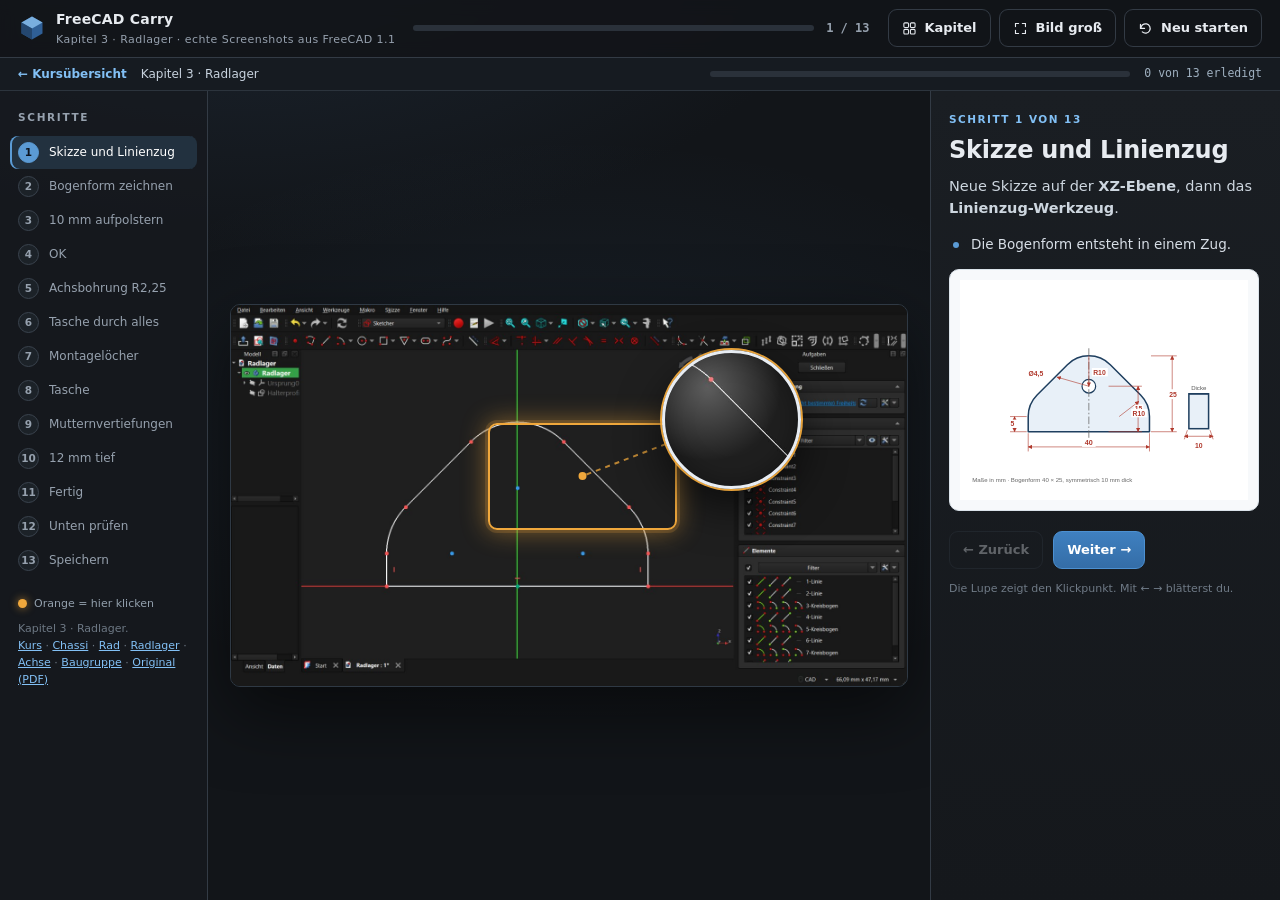
<file: lager.html>
<!DOCTYPE html>
<html lang="de">
<head>
<meta charset="utf-8">
<meta name="viewport" content="width=device-width, initial-scale=1">
<meta name="color-scheme" content="dark">
<title>FreeCAD Carry – Radlager Schritt für Schritt</title>
<style>
:root{
  --bg:#121519; --panel:#1a1f24; --line:#333b45;
  --text:#e7ebf0; --muted:#96a1ae; --accent:#5b9bd5; --accent2:#82c0f5;
  --orange:#f0a83c; --green:#4cd07d;
  --mono:"Cascadia Mono",Consolas,"SF Mono",monospace;
}
*{box-sizing:border-box}
[hidden]{display:none!important}
html,body{height:100%}
body{
  margin:0;display:flex;flex-direction:column;overflow:hidden;color:var(--text);
  background:radial-gradient(1100px 620px at 18% -12%,#1d2733 0%,var(--bg) 58%) fixed;
  font:14px/1.55 "Segoe UI",system-ui,-apple-system,sans-serif;
}
button{font:inherit;color:inherit}
.ico{width:1.15em;height:1.15em;vertical-align:-0.22em;flex:none}
.muted{color:var(--muted)}
.mono{font-family:var(--mono)}

/* ---------- Kopfzeile ---------- */
header.top{
  display:flex;align-items:center;gap:18px;padding:9px 18px;flex:none;
  background:rgba(18,21,25,.9);border-bottom:1px solid var(--line);backdrop-filter:blur(8px);z-index:40;
}
.brand{display:flex;align-items:center;gap:10px;font-weight:650;letter-spacing:.2px;white-space:nowrap}
.brand .logo{width:28px;height:28px}
.brand small{display:block;font-weight:400;font-size:11px;color:var(--muted);letter-spacing:.04em}
.progresswrap{flex:1;display:flex;align-items:center;gap:12px;max-width:520px;min-width:90px}
.progress{flex:1;height:6px;background:#2a313a;border-radius:99px;overflow:hidden}
.progress i{display:block;height:100%;width:0;border-radius:99px;background:linear-gradient(90deg,#427cb8,#82c0f5);transition:width .35s ease}
.progressnum{font:600 12px var(--mono);color:var(--muted);white-space:nowrap}
.top-actions{display:flex;gap:8px;margin-left:auto}

.btn{
  display:inline-flex;align-items:center;gap:8px;border:1px solid var(--line);background:#262c33;
  padding:8px 13px;border-radius:9px;font-weight:600;font-size:13px;cursor:pointer;transition:.15s;white-space:nowrap;
}
.btn:hover{background:#2f3741;border-color:#46515d}
.btn.primary{background:linear-gradient(180deg,#3f80c0,#346da7);border-color:#4c90d1;color:#fff}
.btn.primary:hover{background:linear-gradient(180deg,#4a8ccd,#3c7ab8)}
.btn.ghost{background:transparent}
.btn:disabled{opacity:.35;cursor:default}

/* ---------- Layout ---------- */
.app{flex:1;display:grid;grid-template-columns:228px minmax(0,1fr) 368px;min-height:0}
.outline{border-right:1px solid var(--line);background:rgba(23,26,31,.72);padding:16px 10px 24px;overflow:auto}
.outline h2{font-size:10.5px;text-transform:uppercase;letter-spacing:.16em;color:var(--muted);margin:2px 8px 10px}
.steplist{list-style:none;margin:0;padding:0;display:flex;flex-direction:column;gap:1px}
.stepitem{
  display:flex;gap:10px;align-items:center;width:100%;text-align:left;background:none;border:0;
  color:var(--muted);padding:6px 8px;border-radius:8px;cursor:pointer;transition:.13s;
}
.stepitem:hover{background:#232a31;color:var(--text)}
.stepitem.current{background:#22313f;color:#fff;box-shadow:inset 2px 0 0 var(--accent)}
.stepitem.done{color:#b9c5d2}
.stepitem .n{
  width:21px;height:21px;flex:none;border-radius:50%;border:1px solid #3a434e;display:grid;place-items:center;
  font-size:10.5px;font-weight:700;color:var(--muted);background:#1c2228;
}
.stepitem.current .n{background:var(--accent);border-color:var(--accent);color:#0d1520}
.stepitem.done .n{background:#1e3929;border-color:#2f5d43;color:#6bdc9a}
.stepitem .t{font-size:12px;line-height:1.25}
.outline .foot{font-size:11px;color:#6d7884;margin:18px 8px 0;line-height:1.55}
.outline .foot .dotline{display:flex;align-items:center;gap:7px;margin-bottom:8px;color:#93a0ad}
.outline .foot .dotline i{width:9px;height:9px;border-radius:50%;background:var(--orange);box-shadow:0 0 8px rgba(240,168,60,.7)}

/* ---------- Bildbühne ---------- */
.stage{
  position:relative;display:flex;flex-direction:column;align-items:center;justify-content:center;
  padding:20px 22px;overflow:auto;min-width:0;gap:10px;
}
.stage::before{
  content:"";position:absolute;inset:0;pointer-events:none;
  background:radial-gradient(760px 420px at 50% 42%,rgba(91,155,213,.08),transparent 70%);
}
.shot{
  position:relative;margin:0;width:100%;max-width:1180px;
  border:1px solid #2f3944;border-radius:10px;overflow:hidden;cursor:zoom-in;
  box-shadow:0 24px 70px rgba(0,0,0,.55),0 0 0 1px rgba(255,255,255,.03) inset;
  background:#0d1013;
}
.shot img{display:block;width:100%;height:auto}

/* ---------- Lupe ---------- */
.loupe-layer{position:absolute;inset:0;pointer-events:none}
.loupe-svg{position:absolute;inset:0;width:100%;height:100%;overflow:visible}
.focus-ring{
  position:absolute;border:2px solid var(--orange);border-radius:9px;
  box-shadow:0 0 0 3px rgba(240,168,60,.18),0 0 24px 2px rgba(240,168,60,.45);
  animation:pulse 1.9s ease-in-out infinite;
}
@keyframes pulse{
  0%,100%{box-shadow:0 0 0 3px rgba(240,168,60,.16),0 0 16px 1px rgba(240,168,60,.35)}
  50%{box-shadow:0 0 0 5px rgba(240,168,60,.10),0 0 30px 6px rgba(240,168,60,.55)}
}
.lens{
  position:absolute;border-radius:50%;background-repeat:no-repeat;
  border:3px solid #e8edf3;
  box-shadow:0 0 0 2px rgba(240,168,60,.95),0 18px 44px rgba(0,0,0,.6),inset 0 0 26px rgba(0,0,0,.35);
  z-index:3;
}
.lens::after{
  content:"";position:absolute;inset:0;border-radius:50%;pointer-events:none;
  background:radial-gradient(circle at 32% 26%,rgba(255,255,255,.28),rgba(255,255,255,0) 55%);
}
.shot .zoom{
  position:absolute;right:10px;bottom:10px;background:rgba(12,16,20,.82);border:1px solid #43505e;
  color:#dbe4ee;font-size:11.5px;padding:5px 9px;border-radius:6px;display:flex;gap:6px;align-items:center;
  opacity:0;transition:.18s;backdrop-filter:blur(4px);z-index:5;
}
.shot:hover .zoom{opacity:1}

/* ---------- Lesebereich ---------- */
.reader{border-left:1px solid var(--line);background:linear-gradient(180deg,#1a1e23,#15181c);overflow:auto;padding:24px 24px 44px;overflow-anchor:none}
.reader-inner{max-width:322px}
.kicker{font-size:10.5px;letter-spacing:.14em;text-transform:uppercase;color:var(--accent2);font-weight:700}
.reader h2{font-size:24px;line-height:1.22;margin:8px 0 10px;letter-spacing:-.01em}
.lead{color:#cdd6df;font-size:14.5px;margin:0 0 14px}
.bullets{list-style:none;padding:0;margin:0 0 14px;display:flex;flex-direction:column;gap:8px}
.bullets li{position:relative;padding-left:22px;color:#d7dee6;font-size:13.5px}
.bullets li::before{content:"";position:absolute;left:4px;top:.6em;width:6px;height:6px;border-radius:50%;background:var(--accent)}
.diagram{margin:0 0 14px;background:#f7f9fb;border:1px solid #dbe3ea;border-radius:10px;padding:10px}
.diagram svg,.diagram img{display:block;width:100%;height:auto}
.diagram text{font-family:"Segoe UI",sans-serif}
.diagram .cap{font-size:10px;color:#5b6a78;text-align:center;margin-top:6px}
.hint{
  display:flex;gap:9px;align-items:flex-start;font-size:12.5px;color:#9fb0a8;
  background:#17241d;border:1px solid #294234;border-radius:9px;padding:9px 11px;margin:0 0 14px;line-height:1.45;
}
.hint svg{width:16px;height:16px;flex:none;margin-top:2px;color:#6fd69a}
.mouse{font-size:11.5px;color:#7f8b97;margin:0 0 14px;display:flex;gap:6px;align-items:center;flex-wrap:wrap}
kbd{
  font:600 11px var(--mono);background:#232930;border:1px solid #46505b;border-bottom-width:2px;
  border-radius:4px;padding:2px 6px;color:#e3e9ef;
}
.actions{display:flex;gap:10px;margin-top:20px;flex-wrap:wrap}
.advance-hint{font-size:11px;color:#6f7a86;margin-top:12px;line-height:1.45}
h3{font-size:13px;letter-spacing:.02em;margin:22px 0 8px;color:#e9eef4}
.specs{display:grid;grid-template-columns:repeat(3,1fr);gap:8px;margin:14px 0 18px}
.specs div{background:#20262d;border:1px solid #333c45;border-radius:10px;padding:9px 10px}
.specs span{display:block;font-size:10px;color:var(--muted);text-transform:uppercase;letter-spacing:.08em}
.specs b{font-size:16px;font-family:var(--mono);color:#fff}
.final-badge{
  width:58px;height:58px;border-radius:50%;display:grid;place-items:center;font-size:27px;color:#d6ffe2;
  background:linear-gradient(180deg,#2f7d32,#245f28);box-shadow:0 12px 32px rgba(47,125,50,.35);margin-bottom:14px;
}
.recap{margin:0 0 6px;padding-left:18px;color:#c9d2db;font-size:13px;display:flex;flex-direction:column;gap:5px}
table.shortcuts{width:100%;border-collapse:collapse;font-size:12px}
table.shortcuts td{padding:5px 0;border-bottom:1px solid #262d35;color:#c5ced8}
table.shortcuts td:first-child{width:52%}
.chips{display:flex;flex-wrap:wrap;gap:6px;margin-top:8px}
.chip{font-size:11.5px;border:1px solid #3a444f;background:#20262c;color:#c2ccd7;border-radius:99px;padding:4px 10px}

/* ---------- Lightbox ---------- */
.lightbox{
  position:fixed;inset:0;z-index:100;display:none;align-items:center;justify-content:center;
  background:rgba(5,8,12,.92);backdrop-filter:blur(4px);padding:24px;
}
.lightbox.show{display:flex}
.lightbox img{max-width:96vw;max-height:88vh;border-radius:6px;box-shadow:0 30px 90px rgba(0,0,0,.8)}
.lb-close{
  position:absolute;top:14px;right:16px;width:38px;height:38px;border-radius:50%;border:1px solid #3f4a56;
  background:rgba(20,25,31,.85);color:#dfe7ef;font-size:18px;cursor:pointer;
}
.lb-close:hover{background:#2c3640}
.lb-nav{
  position:absolute;bottom:20px;left:50%;transform:translateX(-50%);display:flex;gap:10px;align-items:center;
  background:rgba(18,22,27,.92);border:1px solid #36414c;border-radius:99px;padding:5px 8px;font-size:12px;color:#b9c4cf;
}
.lb-nav button{width:34px;height:34px;border-radius:50%;border:0;background:#2a333c;color:#e8eef5;cursor:pointer;font-size:15px}
.lb-nav button:hover{background:#3a4652}
.lb-nav span{min-width:70px;text-align:center}

/* ---------- Responsiv ---------- */
@media (max-width:1380px){
  .app{grid-template-columns:208px minmax(0,1fr) 350px}
  .reader{padding:20px 18px 40px}
  .reader-inner{max-width:310px}
}
@media (max-width:1120px){
  .app{grid-template-columns:minmax(0,1fr) 340px}
  .outline{display:none}
}
@media (max-width:900px){
  body{overflow:auto}
  .app{grid-template-columns:1fr;grid-template-rows:auto auto}
  .stage{padding:12px;min-height:0}
  .reader{border-left:0;border-top:1px solid var(--line);overflow:visible;padding:20px 18px 60px}
  .brand small{display:none}
  .top-actions .btn .lbl{display:none}
  .shot .zoom{opacity:1}
}
@media (prefers-reduced-motion:reduce){
  *{animation:none!important;transition:none!important}
}

/* ---------- Kapitel-Overlay ---------- */
.ch-overlay{position:fixed;inset:0;z-index:120;display:none;align-items:center;justify-content:center;padding:20px;background:rgba(6,9,13,.82);backdrop-filter:blur(6px)}
.ch-overlay.open{display:flex}
.ch-panel{position:relative;width:min(880px,100%);max-height:calc(100vh - 40px);overflow:auto;background:#171b21;border:1px solid #333c46;border-radius:16px;box-shadow:0 40px 120px rgba(0,0,0,.7)}
.ch-hero{position:relative;height:300px;overflow:hidden;background:#1f1f1f;border-radius:16px 16px 0 0}
.ch-hero img{display:block;width:100%;height:100%;object-fit:contain}
.ch-hero .ch-cap{position:absolute;left:20px;bottom:16px;font-size:13px;color:#eef3f8;text-shadow:0 2px 10px rgba(0,0,0,.8)}
.ch-hero .ch-cap b{font-size:17px;letter-spacing:.2px}
.ch-hero .ch-cap span{display:block;font-size:11.5px;color:#b9c6d3}
.ch-x{position:absolute;top:12px;right:12px;width:36px;height:36px;border-radius:50%;border:1px solid #46515d;background:rgba(16,20,25,.8);color:#e7edf4;font-size:16px;cursor:pointer;z-index:2}
.ch-x:hover{background:#2a333d}
.ch-body{padding:18px 22px 20px}
.ch-body h2{font-size:12px;text-transform:uppercase;letter-spacing:.14em;color:#8fa0b1;margin:0 0 12px}
.ch-grid{display:grid;grid-template-columns:repeat(2,minmax(0,1fr));gap:9px}
.ch-card{display:flex;align-items:center;gap:12px;padding:11px 13px;border:1px solid #333c46;border-radius:11px;background:#20262d;color:#e7ebf0;text-decoration:none;transition:.15s}
.ch-card:hover{background:#28313a;border-color:#46525f;transform:translateY(-1px)}
.ch-card .ch-num{width:27px;height:27px;flex:none;border-radius:50%;display:grid;place-items:center;background:#2b3540;border:1px solid #3d4a57;font:700 12px var(--mono);color:#c8d4e0}
.ch-card .ch-t{display:block;font-size:13.5px;font-weight:600;line-height:1.25}
.ch-card .ch-s{display:block;font-size:11px;color:#93a1af;margin-top:2px}
.ch-card.current{border-color:#5b9bd5;background:#22313f;box-shadow:0 0 0 1px rgba(91,155,213,.35) inset}
.ch-card.current .ch-num{background:#5b9bd5;border-color:#5b9bd5;color:#0d1520}
.ch-card.current .ch-s{color:#a9c7e4}
.ch-note{margin:14px 0 0;font-size:11.5px;color:#7f8d9b}
.ch-note a{color:#82c0f5;text-decoration:none}
.ch-note a:hover{text-decoration:underline}
@media (max-width:640px){
  .ch-overlay{padding:0}
  .ch-panel{width:100%;height:100%;max-height:100vh;border-radius:0;border:0}
  .ch-hero{height:220px;border-radius:0}
  .ch-grid{grid-template-columns:1fr}
  .ch-body{padding:15px 16px 24px}
}
</style>
<link rel="stylesheet" href="assets/kurs.css">
</head>
<body>

<header class="top">
  <div class="brand">
    <svg class="logo" viewBox="0 0 24 24" aria-hidden="true">
      <path d="M12 2.2 21 7.3v9.4L12 21.8 3 16.7V7.3Z" fill="#2f5f96"/>
      <path d="M12 2.2 21 7.3 12 12.4 3 7.3Z" fill="#79aede"/>
      <path d="M12 12.4v9.4L3 16.7V7.3Z" fill="#24476f"/>
    </svg>
    <div>FreeCAD Carry<small>Kapitel 3 · Radlager · echte Screenshots aus FreeCAD 1.1</small></div>
  </div>
  <div class="progresswrap">
    <div class="progress"><i id="bar"></i></div>
    <span class="progressnum" id="progressNum">1 / 13</span>
  </div>
  <div class="top-actions"><button class="btn ghost" id="chOpen" aria-haspopup="dialog" aria-controls="chOverlay" title="Kapitelübersicht (K)"><svg class="ico" viewBox="0 0 24 24" aria-hidden="true"><rect x="3" y="3" width="7.5" height="7.5" rx="1.6" fill="none" stroke="currentColor" stroke-width="1.7"/><rect x="13.5" y="3" width="7.5" height="7.5" rx="1.6" fill="none" stroke="currentColor" stroke-width="1.7"/><rect x="3" y="13.5" width="7.5" height="7.5" rx="1.6" fill="none" stroke="currentColor" stroke-width="1.7"/><rect x="13.5" y="13.5" width="7.5" height="7.5" rx="1.6" fill="none" stroke="currentColor" stroke-width="1.7"/></svg><span class="lbl">Kapitel</span></button>
    <button class="btn ghost" id="zoomBtn"><svg class="ico" viewBox="0 0 24 24" aria-hidden="true"><path d="M4 9V4h5M20 9V4h-5M4 15v5h5M20 15v5h-5" fill="none" stroke="currentColor" stroke-width="1.8" stroke-linecap="round"/></svg><span class="lbl">Bild groß</span></button>
    <button class="btn ghost" id="resetBtn"><svg class="ico" viewBox="0 0 24 24" aria-hidden="true"><path d="M4.5 12a7.5 7.5 0 1 1 2.4 5.5" fill="none" stroke="currentColor" stroke-width="2" stroke-linecap="round"/><path d="M4 5.5V12h6.5" fill="none" stroke="currentColor" stroke-width="2" stroke-linecap="round" stroke-linejoin="round"/></svg><span class="lbl">Neu starten</span></button>
  </div>
</header>
<div class="kbar" id="kbar"><div class="kbar-in"><a class="kbar-back" href="index.html">← Kursübersicht</a><span class="kbar-crumb">Kapitel 3 · Radlager</span><div class="kbar-track" aria-hidden="true"><i id="kbarFill"></i></div><span class="kbar-num" id="kbarNum">0 von 8 erledigt</span></div></div>

<div class="app">
  <nav class="outline">
    <h2>Schritte</h2>
    <ol class="steplist" id="steplist"></ol>
    <p class="foot">
      <span class="dotline"><i></i> Orange = hier klicken</span>
      Kapitel 3 · Radlager.<br><a href="index.html" style="color:#82c0f5">Kurs</a> · <a href="chassi.html" style="color:#82c0f5">Chassi</a> · <a href="rad.html" style="color:#82c0f5">Rad</a> · <a href="lager.html" style="color:#82c0f5">Radlager</a> · <a href="achse.html" style="color:#82c0f5">Achse</a> · <a href="baugruppe.html" style="color:#82c0f5">Baugruppe</a> · <a href="original.html" style="color:#82c0f5">Original (PDF)</a>    </p>
  </nav>

  <main class="stage" id="stage">
    <figure class="shot" id="shot">
      <img id="shotImg" src="assets/la2_01_profil.jpg" alt="Bogenprofil des Radlagers auf der XZ-Ebene">
      <div class="loupe-layer" id="loupeLayer">
        <svg class="loupe-svg" aria-hidden="true">
          <line id="loupeLine" stroke="#f0a83c" stroke-width="2" stroke-dasharray="5 5" opacity=".75"/>
          <circle id="loupeDot" r="4" fill="#f0a83c"/>
        </svg>
        <div class="focus-ring" id="focusRing"></div>
        <div class="lens" id="lens"></div>
      </div>
      <span class="zoom">⤢ vergrößern</span>
    </figure>
  </main>

  <aside class="reader" id="reader"></aside>
</div>

<div class="lightbox" id="lightbox">
  <button class="lb-close" id="lbClose" aria-label="Schließen">✕</button>
  <img id="lbImg" alt="Screenshot in groß">
  <div class="lb-nav">
    <button id="lbPrev" aria-label="Vorheriger Schritt">←</button>
    <span id="lbCaption">1 / 13</span>
    <button id="lbNext" aria-label="Nächster Schritt">→</button>
  </div>
</div>

<script>
(function(){
  'use strict';

  var $  = function(sel, root){ return (root||document).querySelector(sel); };

  /* =====================================================================
     INHALTE – jeder Schritt: Bild, Lupen-Ziel [x,y,w,h] und Lupe [x,y]
     Werte sind Anteile der Bildfläche (0…1).
     ===================================================================== */
  var STEPS = [
    {
        "short": "Skizze und Linienzug",
        "title": "Skizze und Linienzug",
        "img": "assets/la2_01_profil.jpg",
        "alt": "Bogenprofil des Radlagers auf der XZ-Ebene",
        "lead": "Neue Skizze auf der <b>XZ-Ebene</b>, dann das <b>Linienzug-Werkzeug</b>.",
        "list": [
            "Die Bogenform entsteht in einem Zug."
        ],
        "focus": [
            0.52,
            0.45,
            0.28,
            0.28
        ],
        "lens": [
            0.74,
            0.3
        ],
        "zoom": 1.25,
        "diagram": "<div class=\"diagram\"><img src=\"assets/schema_lager.svg\" alt=\"Bogenprofil 40 x 25 mm mit Bohrung D4,5 und R10\"></div>"
    },
    {
        "short": "Bogenform zeichnen",
        "title": "Bogenform zeichnen",
        "img": "assets/la2_01_profil.jpg",
        "alt": "Bogenprofil des Radlagers auf der XZ-Ebene",
        "lead": "Kontur zeichnen: <b>40 mm</b> breit, Seiten <b>5 mm</b>, Bögen <b>R10</b>, Höhe <b>25 mm</b>.",
        "list": [
            "Mit der M-Taste zwischen Linie und Bogen wechseln."
        ],
        "focus": [
            0.52,
            0.45,
            0.28,
            0.28
        ],
        "lens": [
            0.74,
            0.3
        ],
        "zoom": 1.25,
        "diagram": "<div class=\"diagram\"><img src=\"assets/schema_lager.svg\" alt=\"Bogenprofil 40 x 25 mm mit Bohrung D4,5 und R10\"></div>"
    },
    {
        "short": "10 mm aufpolstern",
        "title": "10 mm aufpolstern",
        "img": "assets/la2_03_polstern.jpg",
        "alt": "Dialog Aufpolsterung mit Modus Symmetrisch und Tiefe 10 mm",
        "lead": "Im Panel Aufgaben: Modus <b>Symmetrisch</b>, Tiefe <b>10,00 mm</b>.",
        "list": [
            "Damit liegt das Radlager 5 mm links und rechts der XZ-Ebene."
        ],
        "focus": [
            0.912,
            0.347,
            0.135,
            0.028
        ],
        "lens": [
            0.3,
            0.62
        ],
        "zoom": 2.6
    },
    {
        "short": "OK",
        "title": "OK",
        "img": "assets/la2_03_polstern.jpg",
        "alt": "Dialog Aufpolsterung mit Modus Symmetrisch und Tiefe 10 mm",
        "lead": "Mit <b>OK</b> bestätigen.",
        "list": [
            "Der Körper ist fertig."
        ],
        "focus": [
            0.912,
            0.347,
            0.135,
            0.028
        ],
        "lens": [
            0.3,
            0.62
        ],
        "zoom": 2.6
    },
    {
        "short": "Achsbohrung R2,25",
        "title": "Achsbohrung R2,25",
        "img": "assets/la2_05_bohrung.jpg",
        "alt": "Kreisskizze R2,25 auf der Vorderseite",
        "lead": "Vorderseite anklicken, <b>Neue Skizze</b>, Kreis <b>R2,25</b> auf der Mittelachse, <b>15 mm</b> über der Unterkante.",
        "list": [
            "Etwas größer als 2 mm, damit sich die Achse dreht."
        ],
        "focus": [
            0.53,
            0.474,
            0.16,
            0.07
        ],
        "lens": [
            0.3,
            0.7
        ],
        "zoom": 2.0,
        "diagram": "<div class=\"diagram\"><img src=\"assets/schema_lager.svg\" alt=\"Bogenprofil 40 x 25 mm mit Bohrung D4,5 und R10\"></div>"
    },
    {
        "short": "Tasche durch alles",
        "title": "Tasche durch alles",
        "img": "assets/la2_05_bohrung.jpg",
        "alt": "Kreisskizze R2,25 auf der Vorderseite",
        "lead": "Skizze schließen und <b>Tasche durch alles</b> erzeugen.",
        "list": [
            "Die Achsbohrung ist fertig."
        ],
        "focus": [
            0.53,
            0.474,
            0.16,
            0.07
        ],
        "lens": [
            0.3,
            0.7
        ],
        "zoom": 2.0,
        "diagram": "<div class=\"diagram\"><img src=\"assets/schema_lager.svg\" alt=\"Bogenprofil 40 x 25 mm mit Bohrung D4,5 und R10\"></div>"
    },
    {
        "short": "Montagelöcher",
        "title": "Montagelöcher",
        "img": "assets/la2_07_montage.jpg",
        "alt": "Unterseite mit zwei Kreisen R1,75 im Abstand von 12 mm",
        "lead": "Skizze auf der <b>Unterseite</b>: zwei Kreise <b>R1,75</b>, je <b>12 mm</b> links und rechts der Mitte.",
        "list": [
            "Danach <b>Tasche durch alles</b>."
        ],
        "focus": [
            0.26,
            0.52,
            0.14,
            0.12
        ],
        "lens": [
            0.7,
            0.28
        ],
        "zoom": 1.8,
        "diagram": "<div class=\"diagram\"><img src=\"assets/schema_lager_unten.svg\" alt=\"Unterseite mit zwei Montagebohrungen und Mutternvertiefungen\"></div>"
    },
    {
        "short": "Tasche",
        "title": "Tasche",
        "img": "assets/la2_07_montage.jpg",
        "alt": "Unterseite mit zwei Kreisen R1,75 im Abstand von 12 mm",
        "lead": "Skizze schließen, <b>Tasche durch alles</b> erzeugen.",
        "list": [
            "Beide Löcher gehen durch den Körper."
        ],
        "focus": [
            0.26,
            0.52,
            0.14,
            0.12
        ],
        "lens": [
            0.7,
            0.28
        ],
        "zoom": 1.8,
        "diagram": "<div class=\"diagram\"><img src=\"assets/schema_lager_unten.svg\" alt=\"Unterseite mit zwei Montagebohrungen und Mutternvertiefungen\"></div>"
    },
    {
        "short": "Mutternvertiefungen",
        "title": "Mutternvertiefungen",
        "img": "assets/la2_09_muttern.jpg",
        "alt": "Sechskant-Skizzen auf der Unterseite",
        "lead": "Auf der Unterseite je ein <b>Sechskant</b> um die Bohrung zeichnen.",
        "list": [
            "Damit die M3-Mutter nicht mitdreht."
        ],
        "focus": [
            0.51,
            0.52,
            0.14,
            0.12
        ],
        "lens": [
            0.28,
            0.3
        ],
        "zoom": 1.8,
        "diagram": "<div class=\"diagram\"><img src=\"assets/schema_lager_unten.svg\" alt=\"Unterseite mit zwei Montagebohrungen und Mutternvertiefungen\"></div>"
    },
    {
        "short": "12 mm tief",
        "title": "12 mm tief",
        "img": "assets/la2_09_muttern.jpg",
        "alt": "Sechskant-Skizzen auf der Unterseite",
        "lead": "<b>Tasche</b> mit <b>12 mm</b> Tiefe erzeugen.",
        "list": [
            "Die Mutter sitzt versenkt."
        ],
        "focus": [
            0.51,
            0.52,
            0.14,
            0.12
        ],
        "lens": [
            0.28,
            0.3
        ],
        "zoom": 1.8,
        "diagram": "<div class=\"diagram\"><img src=\"assets/schema_lager_unten.svg\" alt=\"Unterseite mit zwei Montagebohrungen und Mutternvertiefungen\"></div>"
    },
    {
        "short": "Fertig",
        "title": "Fertig",
        "img": "assets/la2_10_fertig.jpg",
        "alt": "Fertiges Radlager in Bogenform",
        "lead": "Das <b>Radlager</b> ist fertig: 40 × 25 × 10 mm mit Achsbohrung Ø4,5.",
        "list": [
            "Farbe grau – bereit für die Baugruppe."
        ]
    },
    {
        "short": "Unten prüfen",
        "title": "Unten prüfen",
        "img": "assets/la2_13_unten.jpg",
        "alt": "Unteransicht mit Mutternvertiefungen und Bohrungen",
        "lead": "Von unten siehst du die zwei <b>Sechskant-Vertiefungen</b> mit den Bohrungen.",
        "list": [
            "Die Achsbohrung sitzt auf der Vorderseite."
        ],
        "focus": [
            0.56,
            0.52,
            0.15,
            0.13
        ],
        "lens": [
            0.28,
            0.3
        ],
        "zoom": 1.8
    },
    {
        "short": "Speichern",
        "title": "Speichern",
        "img": "assets/la2_12_speichern.jpg",
        "alt": "Datei-Menü mit Speichern",
        "lead": "Als <span class=\"mono\">Radlager.FCStd</span> speichern.",
        "list": [
            "Gleicher Ordner „Carry“."
        ],
        "focus": [
            0.037,
            0.184,
            0.07,
            0.024
        ],
        "lens": [
            0.62,
            0.48
        ],
        "zoom": 2.2
    }
]

  var N = STEPS.length;
  var FINAL_IMG = 'assets/la2_10_fertig.jpg';
  var KEY = 'freecad-carry-lager';

  var progress = 0;
  try {
    var saved = parseInt(localStorage.getItem(KEY) || '0', 10);
    if (!isNaN(saved) && saved >= 0 && saved <= N) progress = saved;
  } catch(e) {}
  try {
    var params = new URLSearchParams(location.search);
    var raw = params.get('schritt') || params.get('step') || '';
    if (raw === 'fertig' || raw === 'ende') {
      progress = N;
    } else {
      var linkStep = parseInt(raw, 10);
      if (!isNaN(linkStep)) progress = Math.max(0, Math.min(N - 1, linkStep - 1));
    }
  } catch(e) {}

  var reader = $('#reader');
  var shotImg = $('#shotImg');
  var shot = $('#shot');
  var lens = $('#lens');
  var ring = $('#focusRing');
  var line = $('#loupeLine');
  var dot = $('#loupeDot');
  var layer = $('#loupeLayer');
  var lightbox = $('#lightbox');
  var lbImg = $('#lbImg');
  var lbCaption = $('#lbCaption');

  function isDone(){ return progress >= N; }

  function renderOutline(){
    $('#steplist').innerHTML = STEPS.map(function(s, i){
      var cls = i < progress ? 'done' : (i === progress ? 'current' : '');
      var num = i < progress ? '✓' : (i + 1);
      return '<li><button class="stepitem '+cls+'" data-jump="'+i+'">'+
             '<span class="n">'+num+'</span><span class="t">'+s.short+'</span></button></li>';
    }).join('');
    var cur = $('.stepitem.current');
    if (cur && cur.scrollIntoView) cur.scrollIntoView({block:'nearest'});
  }

  /* ---------- Lupe positionieren ---------- */
  function layoutLoupe(){
    var s = isDone() ? null : STEPS[progress];
    if (!s || !s.focus){
      layer.style.display = 'none';
      return;
    }
    var w = shotImg.clientWidth;
    var h = shotImg.clientHeight;
    if (!w || !h){ layer.style.display = 'none'; return; }
    layer.style.display = 'block';

    var D = Math.round(Math.min(225, Math.max(118, w * 0.205)));
    var z = s.zoom || 2.2;
    var fx = s.focus[0], fy = s.focus[1], fw = s.focus[2], fh = s.focus[3];
    var lx = s.lens[0] * w, ly = s.lens[1] * h;

    lens.style.width = D + 'px';
    lens.style.height = D + 'px';
    lens.style.left = (lx - D / 2) + 'px';
    lens.style.top = (ly - D / 2) + 'px';
    lens.style.backgroundImage = 'url("' + s.img + '")';
    lens.style.backgroundSize = (w * z) + 'px ' + (h * z) + 'px';
    lens.style.backgroundPosition = (D / 2 - fx * w * z) + 'px ' + (D / 2 - fy * h * z) + 'px';

    var rw = Math.max(40, fw * w);
    var rh = Math.max(26, fh * h);
    ring.style.width = rw + 'px';
    ring.style.height = rh + 'px';
    ring.style.left = (fx * w - rw / 2) + 'px';
    ring.style.top = (fy * h - rh / 2) + 'px';

    line.setAttribute('x1', lx);
    line.setAttribute('y1', ly);
    line.setAttribute('x2', fx * w);
    line.setAttribute('y2', fy * h);
    dot.setAttribute('cx', fx * w);
    dot.setAttribute('cy', fy * h);
  }

  function renderShot(){
    var s = isDone() ? null : STEPS[progress];
    var img = isDone() ? FINAL_IMG : s.img;
    shotImg.src = img;
    shotImg.alt = isDone() ? 'Fertiges Radlager in Bogenform' : s.alt;
    if (isDone()) layer.style.display = 'none';
    layoutLoupe();
    if (lightbox.classList.contains('show')) updateLightbox();
  }

  function updateLightbox(){
    lbImg.src = isDone() ? FINAL_IMG : STEPS[progress].img;
    lbImg.alt = isDone() ? 'Fertiges Radlager in Bogenform' : STEPS[progress].alt;
    lbCaption.textContent = (isDone() ? N : progress + 1) + ' / ' + N;
  }

  function renderReader(){
    if (isDone()) {
      reader.innerHTML = finalCard();
      reader.scrollTop = 0;
      requestAnimationFrame(function(){ reader.scrollTop = 0; });
      return;
    }
    var s = STEPS[progress];
    reader.innerHTML = '<div class="reader-inner">'+
      '<div class="kicker">Schritt '+(progress+1)+' von '+N+'</div>'+
      '<h2>'+s.title+'</h2>'+
      '<p class="lead">'+s.lead+'</p>'+
      (s.list && s.list.length ? '<ul class="bullets">'+s.list.map(function(b){ return '<li>'+b+'</li>'; }).join('')+'</ul>' : '')+
      (s.diagram ? s.diagram : '')+
      (s.hint ? '<div class="hint"><svg viewBox="0 0 24 24" aria-hidden="true"><path d="M9 18h6M10 21h4" stroke="currentColor" stroke-width="1.7" stroke-linecap="round"/><path d="M12 3a6 6 0 0 0-3.6 10.8c.6.5 1 1.2 1 2V16h5.2v-.2c0-.8.4-1.5 1-2A6 6 0 0 0 12 3Z" fill="none" stroke="currentColor" stroke-width="1.5"/></svg><span>'+s.hint+'</span></div>' : '')+
      (s.mouse ? '<div class="mouse"><kbd>M1</kbd> links <kbd>M2</kbd> rechts <kbd>Esc</kbd> abbrechen</div>' : '')+
      '<div class="actions">'+
        '<button class="btn ghost" data-nav="prev" '+(progress === 0 ? 'disabled' : '')+'>← Zurück</button>'+
        '<button class="btn primary" data-nav="next">Weiter →</button>'+
      '</div>'+
      '<p class="advance-hint">'+(s.focus ? 'Die Lupe zeigt den Klickpunkt. ' : '')+'Mit ← → blätterst du.</p>'+
    '</div>';
    reader.scrollTop = 0;
  }

  function finalCard(){
    return '<div class="reader-inner">'+
      '<div class="final-badge">✓</div>'+
      '<div class="kicker">Geschafft</div>'+
      '<h2>Radlager fertig</h2>'+
      '<p class="lead">Bogenförmiger Halter 40 × 25 × 10 mm mit Achsbohrung Ø4,5 und zwei Montagelöchern.</p>'+
      '<div class="specs"><div><span>Breite</span><b>40 mm</b></div><div><span>Höhe</span><b>25 mm</b></div><div><span>Dicke</span><b>10 mm</b></div></div>'+
      '<div class="specs"><div><span>Achsbohrung</span><b>Ø4,5</b></div><div><span>Montage</span><b>2 × Ø3,5</b></div><div><span>Muttern</span><b>M3</b></div></div>'+
      '<h3>Kurz gemerkt</h3>'+
      '<ol class="recap"><li>Bogenprofil auf XZ zeichnen</li><li>Symmetrisch 10 mm aufpolstern</li><li>Bohrung Ø4,5 bei 15 mm</li><li>2 × Ø3,5 bei 12 mm</li><li>Sechskant 12 mm tief</li></ol>'+
      '<h3>Weiter</h3>'+
      '<div class="chips"><span class="chip">Kapitel 1 · Chassi</span><span class="chip">Kapitel 2 · Rad</span><span class="chip">Kapitel 4 · Achse</span><span class="chip">Kapitel 5 · Baugruppe</span></div>'+
      '<div class="actions">'+
        '<button class="btn" data-nav="reset">↺ Nochmal von vorn</button>'+
        '<button class="btn primary" data-nav="last">Letzten Schritt ansehen</button>'+
      '</div>'+
    '</div>';
  }

  function render(){
    $('#bar').style.width = (Math.min(progress, N) / N * 100) + '%';
    $('#progressNum').textContent = (isDone() ? N : progress + 1) + ' / ' + N;
    renderOutline();
    renderReader();
    renderShot();
    try { localStorage.setItem(KEY, String(progress)); } catch(e) {}
  }

  function go(p){
    progress = Math.max(0, Math.min(N, p));
    render();
  }

  function openLightbox(){ updateLightbox(); lightbox.classList.add('show'); }
  function closeLightbox(){ lightbox.classList.remove('show'); }

  $('#steplist').addEventListener('click', function(e){
    var btn = e.target.closest('[data-jump]');
    if (btn) go(parseInt(btn.getAttribute('data-jump'), 10));
  });

  reader.addEventListener('click', function(e){
    var btn = e.target.closest('[data-nav]');
    if (!btn) return;
    var nav = btn.getAttribute('data-nav');
    if (nav === 'next') go(progress + 1);
    else if (nav === 'prev') go(progress - 1);
    else if (nav === 'last') go(N - 1);
    else if (nav === 'reset') { progress = 0; render(); }
  });

  document.addEventListener('keydown', function(e){
    if (e.target.matches && e.target.matches('input, textarea, select')) return;
    if (e.key === 'Escape') { closeLightbox(); return; }
    if (e.key === 'ArrowRight') { e.preventDefault(); go(progress + 1); }
    if (e.key === 'ArrowLeft') { e.preventDefault(); go(progress - 1); }
  });

  shot.addEventListener('click', openLightbox);
  $('#zoomBtn').addEventListener('click', openLightbox);
  $('#lbClose').addEventListener('click', closeLightbox);
  lightbox.addEventListener('click', function(e){ if (e.target === lightbox) closeLightbox(); });
  $('#lbPrev').addEventListener('click', function(e){ e.stopPropagation(); go(progress - 1); });
  $('#lbNext').addEventListener('click', function(e){ e.stopPropagation(); go(progress + 1); });

  $('#resetBtn').addEventListener('click', function(){
    progress = 0;
    try { localStorage.removeItem(KEY); } catch(e) {}
    render();
  });

  shotImg.addEventListener('load', layoutLoupe);
  window.addEventListener('resize', layoutLoupe);
  if (window.ResizeObserver) new ResizeObserver(layoutLoupe).observe(shotImg);

  STEPS.forEach(function(s){ var im = new Image(); im.src = s.img; });

  render();
})();
</script>

<div class="ch-overlay" id="chOverlay" role="dialog" aria-modal="true" aria-label="Kapitelübersicht">
  <div class="ch-panel">
    <button class="ch-x" id="chClose" aria-label="Schließen">✕</button>
    <div class="ch-hero">
      <img src="assets/carry_hero.jpg" alt="Fertiger Carry mit vier Rädern">
      <div class="ch-cap"><b>Carry</b> · Transportfahrzeug<span>Alle Kapitel auf einen Blick</span></div>
    </div>
    <div class="ch-body">
      <a class="ch-course" href="index.html">← Zur Kursübersicht</a>
      <h2>Kapitel wählen</h2>
      <div class="ch-grid">
        <a class="ch-card" href="chassi.html"><span class="ch-num">1</span><span><span class="ch-t">Chassi</span><span class="ch-s">33 Schritte · Platte mit 45 Löchern</span></span></a>
        <a class="ch-card" href="rad.html"><span class="ch-num">2</span><span><span class="ch-t">Rad</span><span class="ch-s">22 Schritte · Radkörper und Gummiring</span></span></a>
        <a class="ch-card" href="lager.html"><span class="ch-num">3</span><span><span class="ch-t">Radlager</span><span class="ch-s">13 Schritte · Bogenform mit Bohrungen</span></span></a>
        <a class="ch-card" href="achse.html"><span class="ch-num">4</span><span><span class="ch-t">Achse &amp; Schrauben</span><span class="ch-s">14 Schritte · M3×20 und Mutter</span></span></a>
        <a class="ch-card" href="baugruppe.html"><span class="ch-num">5</span><span><span class="ch-t">Baugruppe</span><span class="ch-s">10 Schritte · Carry zusammenbauen</span></span></a>
        <a class="ch-card" href="original.html"><span class="ch-num">PDF</span><span><span class="ch-t">Originalseiten</span><span class="ch-s">24 Seiten als Leseausgabe</span></span></a>
      </div>
      <p class="ch-note">Tipp: Mit <kbd>K</kbd> öffnest du diese Übersicht jederzeit.</p>
    </div>
  </div>
</div>

<script>
(function(){
  var ov = document.getElementById('chOverlay');
  var opener = document.getElementById('chOpen');
  var closer = document.getElementById('chClose');
  if (!ov || !opener) return;
  var here = (location.pathname.split('/').pop() || 'index.html').toLowerCase();
  if (!here) here = 'index.html';
  var cards = ov.querySelectorAll('.ch-card');
  for (var i = 0; i < cards.length; i++) {
    var href = (cards[i].getAttribute('href') || '').toLowerCase();
    if (href === here) {
      cards[i].classList.add('current');
      cards[i].setAttribute('aria-current', 'page');
    }
  }
  function show(){
    ov.classList.add('open');
    document.body.style.overflow = 'hidden';
    closer.focus();
  }
  function hide(){
    ov.classList.remove('open');
    document.body.style.overflow = '';
    opener.focus();
  }
  opener.addEventListener('click', show);
  closer.addEventListener('click', hide);
  ov.addEventListener('click', function(e){ if (e.target === ov) hide(); });
  document.addEventListener('keydown', function(e){
    if (!ov.classList.contains('open')) return;
    if (e.key === 'Escape') { e.preventDefault(); e.stopPropagation(); hide(); }
    else if (e.key === 'ArrowLeft' || e.key === 'ArrowRight') { e.stopPropagation(); }
  }, true);
  document.addEventListener('keydown', function(e){
    if (e.key !== 'k' && e.key !== 'K') return;
    if (/^(INPUT|TEXTAREA|SELECT)$/.test((e.target && e.target.tagName) || '')) return;
    e.preventDefault();
    if (ov.classList.contains('open')) hide(); else show();
  });
  try {
    var q = new URLSearchParams(location.search);
    if (q.has('kapitel') || location.hash === '#kapitel') show();
  } catch(e) {}
  ov.addEventListener('keydown', function(e){
    if (e.key !== 'Tab') return;
    var f = ov.querySelectorAll('button, a[href]');
    if (!f.length) return;
    var first = f[0], last = f[f.length - 1];
    if (e.shiftKey && document.activeElement === first) { e.preventDefault(); last.focus(); }
    else if (!e.shiftKey && document.activeElement === last) { e.preventDefault(); first.focus(); }
  });
})();
</script>
<script src="assets/kurs.js"></script>
</body>
</html>
</file>
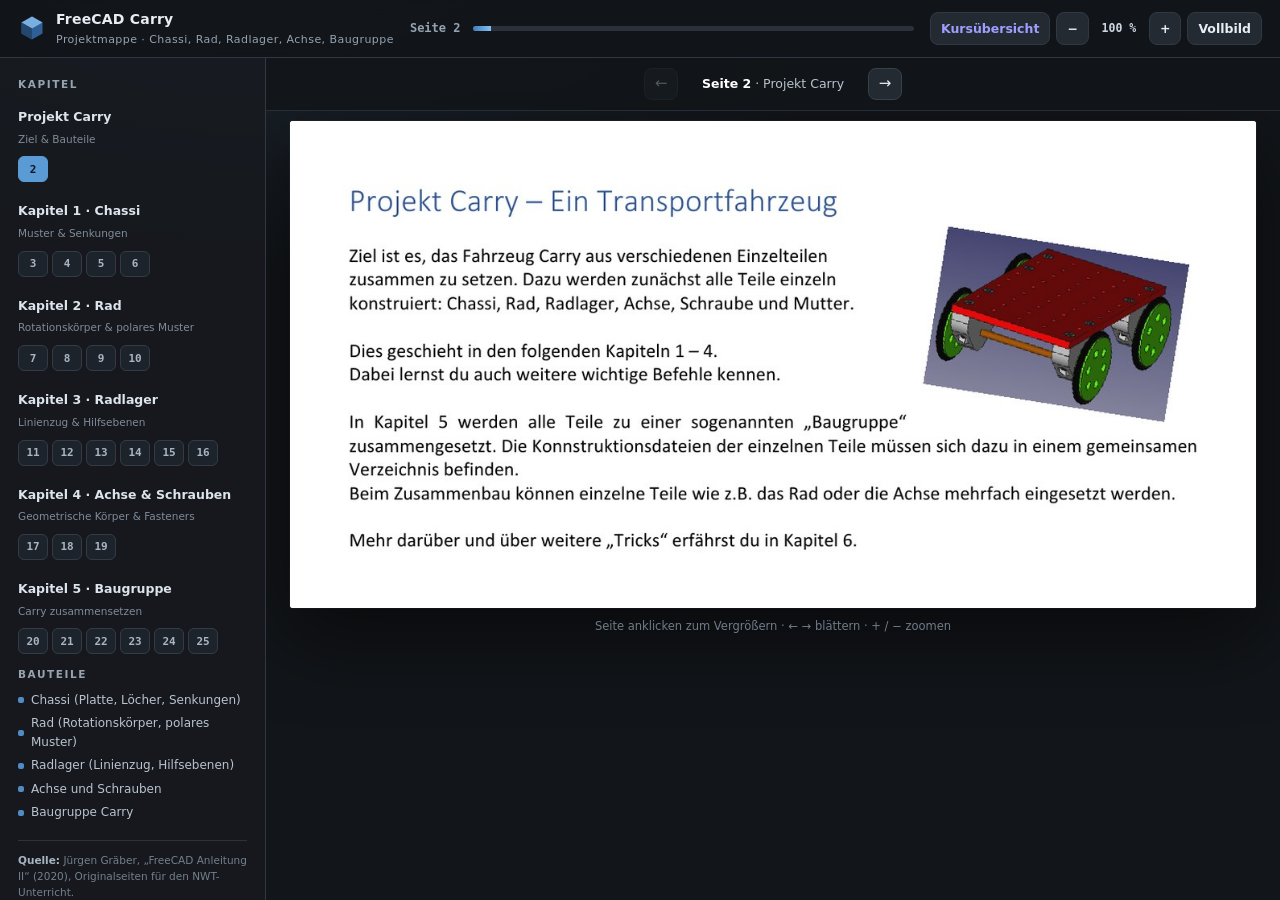
<file: original.html>
<!DOCTYPE html>
<html lang="de">
<head>
<meta charset="utf-8">
<meta name="viewport" content="width=device-width, initial-scale=1">
<meta name="color-scheme" content="dark">
<title>FreeCAD Carry – Projektmappe</title>
<style>
:root{
  --bg:#121519; --panel:#171c22; --panel2:#1e242b; --line:#303943;
  --text:#e8edf3; --muted:#96a3b1; --accent:#5b9bd5; --accent2:#82c0f5;
  --orange:#f0a83c; --paper:#ffffff;
  --mono:"Cascadia Mono",Consolas,"SF Mono",monospace;
}
*{box-sizing:border-box}
[hidden]{display:none!important}
html,body{height:100%}
body{
  margin:0;display:flex;flex-direction:column;overflow:hidden;color:var(--text);
  background:radial-gradient(1100px 600px at 20% -10%,#1d2733 0%,var(--bg) 60%) fixed;
  font:14px/1.55 "Segoe UI",system-ui,-apple-system,sans-serif;
}
button{font:inherit;color:inherit}
.ico{width:1.15em;height:1.15em;vertical-align:-0.22em;flex:none}

/* ---------- Kopf ---------- */
header.top{
  display:flex;align-items:center;gap:16px;padding:9px 18px;flex:none;
  background:rgba(18,21,25,.92);border-bottom:1px solid var(--line);backdrop-filter:blur(8px);z-index:30;
}
.brand{display:flex;align-items:center;gap:10px;font-weight:650;letter-spacing:.2px;white-space:nowrap}
.brand .logo{width:28px;height:28px}
.brand small{display:block;font-weight:400;font-size:11px;color:var(--muted);letter-spacing:.04em}
.pager{flex:1;display:flex;align-items:center;gap:12px;max-width:560px;min-width:120px}
.progress{flex:1;height:5px;background:#2a313a;border-radius:99px;overflow:hidden}
.progress i{display:block;height:100%;width:0;background:linear-gradient(90deg,#427cb8,#82c0f5);transition:width .3s ease}
.pagelabel{font:600 12px var(--mono);color:var(--muted);white-space:nowrap}
.tools{display:flex;align-items:center;gap:6px;margin-left:auto}
.tool{
  display:inline-flex;align-items:center;gap:6px;background:#232a31;border:1px solid var(--line);
  border-radius:8px;padding:6px 10px;font-size:12.5px;font-weight:600;cursor:pointer;transition:.15s;
}
.tool:hover{background:#2d3640;border-color:#46515d}
.tool.primary{background:linear-gradient(180deg,#3f80c0,#346da7);border-color:#4c90d1;color:#fff}
.zoom{font:600 11.5px var(--mono);color:#cbd6e1;min-width:48px;text-align:center}
.menu-btn{display:none}

/* ---------- Layout ---------- */
.app{flex:1;display:grid;grid-template-columns:266px minmax(0,1fr);min-height:0}

/* ---------- Seitenleiste ---------- */
.side{
  border-right:1px solid var(--line);background:rgba(23,26,31,.8);
  padding:14px 12px 22px;overflow:auto;
}
.side h2{font-size:10.5px;text-transform:uppercase;letter-spacing:.15em;color:var(--muted);margin:4px 6px 8px}
.chapter{margin-bottom:12px}
.ch-head{
  display:flex;align-items:baseline;gap:8px;width:100%;background:none;border:0;text-align:left;
  padding:6px 6px 4px;border-radius:7px;cursor:pointer;
}
.ch-head:hover{background:#232a31}
.ch-title{font-size:12.5px;font-weight:650;color:#dce4ec;line-height:1.3}
.ch-note{font-size:10.5px;color:#7f8c99}
.ch-pages{display:flex;flex-wrap:wrap;gap:4px;padding:3px 6px 0}
.pbtn{
  width:30px;height:26px;border-radius:6px;border:1px solid #333c46;background:#1d232a;
  color:#a9b5c2;font:600 11px var(--mono);cursor:pointer;transition:.12s;
}
.pbtn:hover{border-color:#536172;color:#fff}
.pbtn.current{background:var(--accent);border-color:var(--accent);color:#0d1520}
.pbtn.intro{width:auto;padding:0 9px}
.parts{list-style:none;margin:0;padding:0 6px;display:flex;flex-direction:column;gap:5px;font-size:12px;color:#b9c4cf}
.parts li{display:flex;align-items:center;gap:7px}
.parts li::before{content:"";width:6px;height:6px;border-radius:2px;background:#4f8bc4;flex:none}
.credit{font-size:10.5px;color:#74808d;line-height:1.5;margin:18px 6px 0;border-top:1px solid #2a323b;padding-top:12px}
.credit b{color:#a8b5c2;font-weight:600}

/* ---------- Bühne ---------- */
.stage{position:relative;overflow:auto;min-width:0;padding:0 24px 48px;scroll-behavior:smooth}
.backdrop{display:none}
.pagebar{
  position:sticky;top:0;z-index:10;display:flex;align-items:center;justify-content:center;gap:10px;
  padding:10px 0;margin:0 -24px 10px;background:rgba(18,21,25,.86);backdrop-filter:blur(8px);
  border-bottom:1px solid rgba(48,57,67,.7);
}
.navbtn{
  width:34px;height:32px;border-radius:8px;border:1px solid #36414c;background:#232a31;color:#e6edf5;
  font-size:15px;cursor:pointer;
}
.navbtn:hover{background:#303a45}
.navbtn:disabled{opacity:.3;cursor:default}
.pageinfo{font-size:12.5px;color:#b9c4cf;min-width:170px;text-align:center}
.pageinfo b{color:#fff}
.paper{
  margin:0 auto;background:var(--paper);border-radius:3px;overflow:hidden;
  box-shadow:0 26px 80px rgba(0,0,0,.55),0 0 0 1px rgba(255,255,255,.04);
  width:100%;max-width:1050px;
}
.paper img{display:block;width:100%;height:auto;background:#fff;cursor:zoom-in}
.hint{text-align:center;font-size:11.5px;color:#6f7c89;margin:10px 0 0}

/* ---------- Lightbox ---------- */
.lightbox{
  position:fixed;inset:0;z-index:100;display:none;align-items:center;justify-content:center;
  background:rgba(4,7,11,.94);padding:18px;
}
.lightbox.show{display:flex}
.lightbox img{max-width:95vw;max-height:92vh;background:#fff;box-shadow:0 30px 90px rgba(0,0,0,.8)}
.lb-close{
  position:absolute;top:14px;right:16px;width:38px;height:38px;border-radius:50%;
  border:1px solid #3f4a56;background:rgba(20,25,31,.85);color:#dfe7ef;font-size:18px;cursor:pointer;
}
.lb-nav{position:absolute;bottom:16px;left:50%;transform:translateX(-50%);display:flex;gap:8px;align-items:center;
  background:rgba(18,22,27,.92);border:1px solid #36414c;border-radius:99px;padding:5px 8px;font-size:12px;color:#b9c4cf}
.lb-nav button{width:34px;height:34px;border-radius:50%;border:0;background:#2a333c;color:#e8eef5;cursor:pointer;font-size:15px}
.lb-nav span{min-width:90px;text-align:center}

/* ---------- Mobil ---------- */
@media (max-width:920px){
  .app{grid-template-columns:1fr}
  .side{
    position:fixed;top:0;bottom:0;left:0;width:280px;z-index:60;transform:translateX(-100%);
    transition:transform .2s ease;background:#151a20;box-shadow:20px 0 60px rgba(0,0,0,.5);
  }
  .side.open{transform:none}
  .menu-btn{display:inline-flex}
  .stage{padding:0 12px 40px}
  .pagebar{margin:0 -12px 8px}
  .brand small{display:none}
  .pager{display:none}
  .tools .lbl{display:none}
  .backdrop{position:fixed;inset:0;background:rgba(0,0,0,.5);z-index:55;display:none}
  .backdrop.show{display:block}
}
@media print{
  header.top,.side,.pagebar,.hint{display:none!important}
  .stage{overflow:visible;padding:0}
  .paper{box-shadow:none;max-width:none}
}
</style>
</head>
<body>

<header class="top">
  <button class="tool menu-btn" id="menuBtn" aria-label="Seitenleiste">☰</button>
  <div class="brand">
    <svg class="logo" viewBox="0 0 24 24" aria-hidden="true">
      <path d="M12 2.2 21 7.3v9.4L12 21.8 3 16.7V7.3Z" fill="#2f5f96"/>
      <path d="M12 2.2 21 7.3 12 12.4 3 7.3Z" fill="#79aede"/>
      <path d="M12 12.4v9.4L3 16.7V7.3Z" fill="#24476f"/>
    </svg>
    <div>FreeCAD Carry<small>Projektmappe · Chassi, Rad, Radlager, Achse, Baugruppe</small></div>
  </div>
  <div class="pager">
    <span class="pagelabel" id="pageLabel">Seite 2</span>
    <div class="progress"><i id="bar"></i></div>
  </div>
  <div class="tools">
    <a class="tool" href="index.html" style="text-decoration:none">Kursübersicht</a>
    <button class="tool" id="zoomOut" aria-label="kleiner">−</button>
    <span class="zoom" id="zoomLabel">100 %</span>
    <button class="tool" id="zoomIn" aria-label="größer">+</button>
    <button class="tool" id="fullBtn"><span class="lbl">Vollbild</span></button>
  </div>
</header>

<div class="app">
  <aside class="side" id="side">
    <h2>Kapitel</h2>
    <div id="chapters"></div>
    <h2>Bauteile</h2>
    <ul class="parts">
      <li>Chassi (Platte, Löcher, Senkungen)</li>
      <li>Rad (Rotationskörper, polares Muster)</li>
      <li>Radlager (Linienzug, Hilfsebenen)</li>
      <li>Achse und Schrauben</li>
      <li>Baugruppe Carry</li>
    </ul>
    <p class="credit">
      <b>Quelle:</b> Jürgen Gräber, „FreeCAD Anleitung II“ (2020),
      Originalseiten für den NWT-Unterricht.<br><br>
      Diese Mappe enthält nur das Projekt <b>Carry</b> (Seiten 2–25).
      Das Uhren-Projekt ist nicht enthalten.
    </p>
  </aside>
  <div class="backdrop" id="backdrop"></div>

  <main class="stage" id="stage">
    <div class="pagebar">
      <button class="navbtn" id="prevBtn" aria-label="vorherige Seite">←</button>
      <div class="pageinfo" id="pageInfo"><b>Seite 2</b> · Projekt Carry</div>
      <button class="navbtn" id="nextBtn" aria-label="nächste Seite">→</button>
    </div>
    <div class="paper" id="paper">
      <img id="pageImg" src="pages/page-02.jpg" alt="Projekt Carry – Seite 2">
    </div>
    <p class="hint">Seite anklicken zum Vergrößern · ← → blättern · + / − zoomen</p>
  </main>
</div>

<div class="lightbox" id="lightbox">
  <button class="lb-close" id="lbClose" aria-label="Schließen">✕</button>
  <img id="lbImg" alt="Seite in groß">
  <div class="lb-nav">
    <button id="lbPrev" aria-label="vorherige Seite">←</button>
    <span id="lbCaption">Seite 2</span>
    <button id="lbNext" aria-label="nächste Seite">→</button>
  </div>
</div>

<script>
(function(){
  'use strict';
  var $ = function(s, r){ return (r||document).querySelector(s); };

  var FIRST = 2, LAST = 25;

  var CHAPTERS = [
    { title:'Projekt Carry', note:'Ziel & Bauteile', from:2, to:2 },
    { title:'Kapitel 1 · Chassi', note:'Muster & Senkungen', from:3, to:6 },
    { title:'Kapitel 2 · Rad', note:'Rotationskörper & polares Muster', from:7, to:10 },
    { title:'Kapitel 3 · Radlager', note:'Linienzug & Hilfsebenen', from:11, to:16 },
    { title:'Kapitel 4 · Achse & Schrauben', note:'Geometrische Körper & Fasteners', from:17, to:19 },
    { title:'Kapitel 5 · Baugruppe', note:'Carry zusammensetzen', from:20, to:25 }
  ];

  var page = -1;
  var zoom = 1;
  var ZOOMS = [1, 1.35, 1.7, 2.1, 2.6, 3.2];
  var stage = $('#stage');
  var paper = $('#paper');
  var img = $('#pageImg');
  var lightbox = $('#lightbox');
  var lbImg = $('#lbImg');

  function imgSrc(p){ return 'pages/page-' + String(p).padStart(2, '0') + '.jpg'; }

  function chapterOf(p){
    for (var i = 0; i < CHAPTERS.length; i++){
      if (p >= CHAPTERS[i].from && p <= CHAPTERS[i].to) return CHAPTERS[i];
    }
    return CHAPTERS[0];
  }

  function buildSidebar(){
    var wrap = $('#chapters');
    wrap.innerHTML = CHAPTERS.map(function(ch, idx){
      var pages = '';
      for (var p = ch.from; p <= ch.to; p++){
        pages += '<button class="pbtn' + (p === page ? ' current' : '') + '" data-page="' + p + '">' + p + '</button>';
      }
      return '<div class="chapter" data-ch="' + idx + '">' +
               '<button class="ch-head" data-goto="' + ch.from + '">' +
                 '<span><span class="ch-title">' + ch.title + '</span><br><span class="ch-note">' + ch.note + '</span></span>' +
               '</button>' +
               '<div class="ch-pages">' + pages + '</div>' +
             '</div>';
    }).join('');
    wrap.onclick = function(e){
      var b = e.target.closest('[data-page], [data-goto]');
      if (!b) return;
      setPage(parseInt(b.getAttribute('data-page') || b.getAttribute('data-goto'), 10));
    };
  }

  function markActive(){
    document.querySelectorAll('.pbtn').forEach(function(b){
      b.classList.toggle('current', parseInt(b.getAttribute('data-page'), 10) === page);
    });
  }

  function applyZoom(){
    var base = Math.max(320, Math.min(stage.clientWidth - 48, 1050));
    paper.style.width = Math.round(base * zoom) + 'px';
    $('#zoomLabel').textContent = Math.round(zoom * 100) + ' %';
  }

  function updateLb(){
    lbImg.src = imgSrc(page);
    lbImg.alt = 'Seite ' + page;
    $('#lbCaption').textContent = 'Seite ' + page;
  }

  function setPage(p, keepScroll){
    p = Math.max(FIRST, Math.min(LAST, p));
    if (p === page && img.getAttribute('src') === imgSrc(p)) return;
    page = p;
    img.src = imgSrc(p);
    img.alt = 'Seite ' + p;
    var ch = chapterOf(p);
    $('#pageInfo').innerHTML = '<b>Seite ' + p + '</b> · ' + ch.title;
    $('#pageLabel').textContent = 'Seite ' + p;
    $('#bar').style.width = ((p - FIRST + 1) / (LAST - FIRST + 1) * 100) + '%';
    $('#prevBtn').disabled = p <= FIRST;
    $('#nextBtn').disabled = p >= LAST;
    markActive();
    if (!keepScroll) stage.scrollTop = 0;
    applyZoom();
    requestAnimationFrame(applyZoom);
    if (lightbox.classList.contains('show')) updateLb();
    try { history.replaceState(null, '', '#seite-' + p); } catch(e) {}
    try { localStorage.setItem('carry-page', String(p)); } catch(e) {}
  }

  function openLightbox(){
    updateLb();
    lightbox.classList.add('show');
  }
  function closeLightbox(){ lightbox.classList.remove('show'); }

  // Seiten vorladen
  for (var p = FIRST; p <= LAST; p++){ var im = new Image(); im.src = imgSrc(p); }

  // Startseite aus Hash / Speicher
  var start = FIRST;
  var m = /seite-(\d+)/.exec(location.hash);
  if (m) start = parseInt(m[1], 10);
  else { try { var s = parseInt(localStorage.getItem('carry-page') || '', 10); if (s >= FIRST && s <= LAST) start = s; } catch(e) {} }

  buildSidebar();
  setPage(start, true);
  $('#pageImg').addEventListener('load', applyZoom);

  $('#prevBtn').addEventListener('click', function(){ setPage(page - 1); });
  $('#nextBtn').addEventListener('click', function(){ setPage(page + 1); });
  $('#pageImg').addEventListener('click', openLightbox);
  $('#fullBtn').addEventListener('click', openLightbox);
  $('#lbClose').addEventListener('click', closeLightbox);
  lightbox.addEventListener('click', function(e){ if (e.target === lightbox) closeLightbox(); });
  $('#lbPrev').addEventListener('click', function(e){ e.stopPropagation(); setPage(page - 1); });
  $('#lbNext').addEventListener('click', function(e){ e.stopPropagation(); setPage(page + 1); });

  function zoomBy(dir){
    var i = ZOOMS.indexOf(zoom);
    if (i < 0) i = 0;
    i = Math.max(0, Math.min(ZOOMS.length - 1, i + dir));
    zoom = ZOOMS[i];
    applyZoom();
  }
  $('#zoomIn').addEventListener('click', function(){ zoomBy(1); });
  $('#zoomOut').addEventListener('click', function(){ zoomBy(-1); });

  document.addEventListener('keydown', function(e){
    if (e.key === 'Escape'){ closeLightbox(); closeMenu(); return; }
    if (e.key === 'ArrowRight'){ e.preventDefault(); setPage(page + 1); }
    if (e.key === 'ArrowLeft'){ e.preventDefault(); setPage(page - 1); }
    if (e.key === '+' || e.key === '='){ e.preventDefault(); zoomBy(1); }
    if (e.key === '-'){ e.preventDefault(); zoomBy(-1); }
    if (e.key === 'Home'){ e.preventDefault(); setPage(FIRST); }
    if (e.key === 'End'){ e.preventDefault(); setPage(LAST); }
  });

  // Mobile Seitenleiste
  function openMenu(){ $('#side').classList.add('open'); $('#backdrop').classList.add('show'); }
  function closeMenu(){ $('#side').classList.remove('open'); $('#backdrop').classList.remove('show'); }
  $('#menuBtn').addEventListener('click', openMenu);
  $('#backdrop').addEventListener('click', closeMenu);
  $('#side').addEventListener('click', function(e){ if (e.target.closest('[data-page],[data-goto]')) closeMenu(); });

  window.addEventListener('resize', applyZoom);
})();
</script>
</body>
</html>
</file>
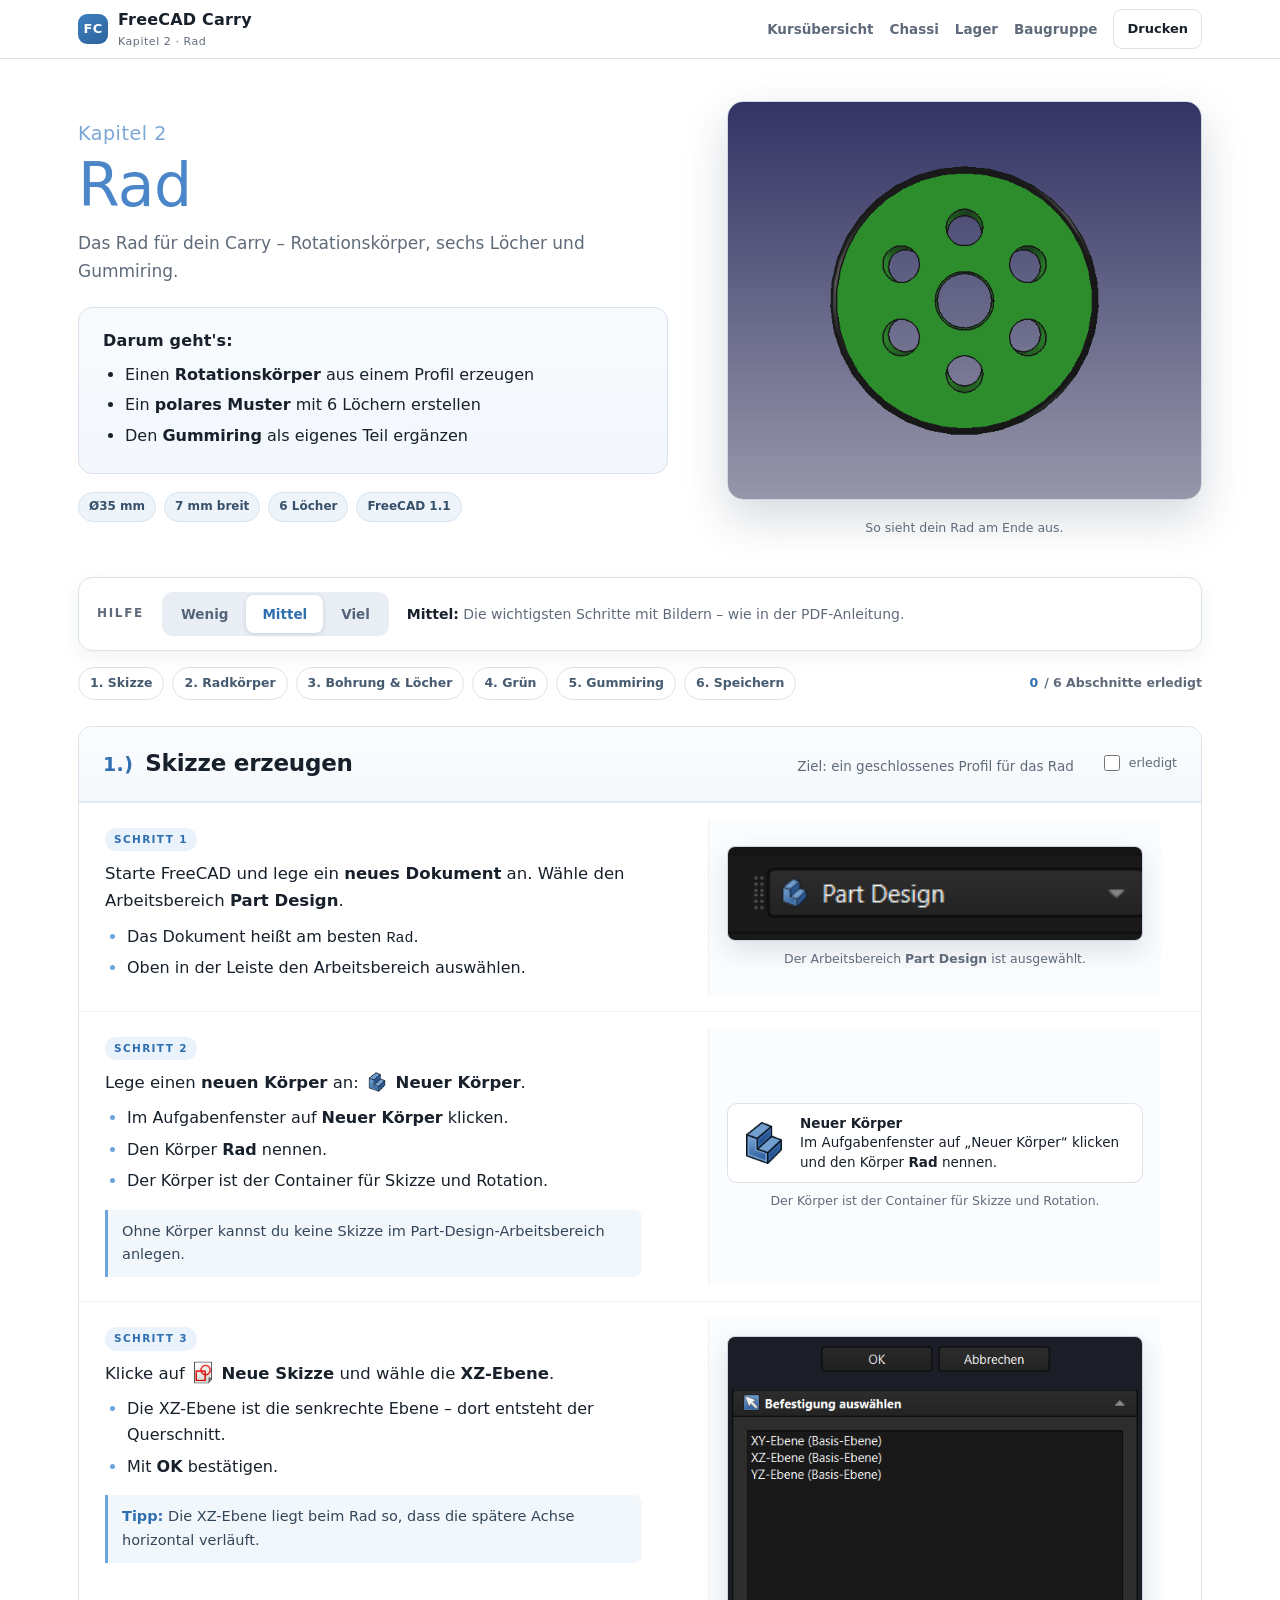
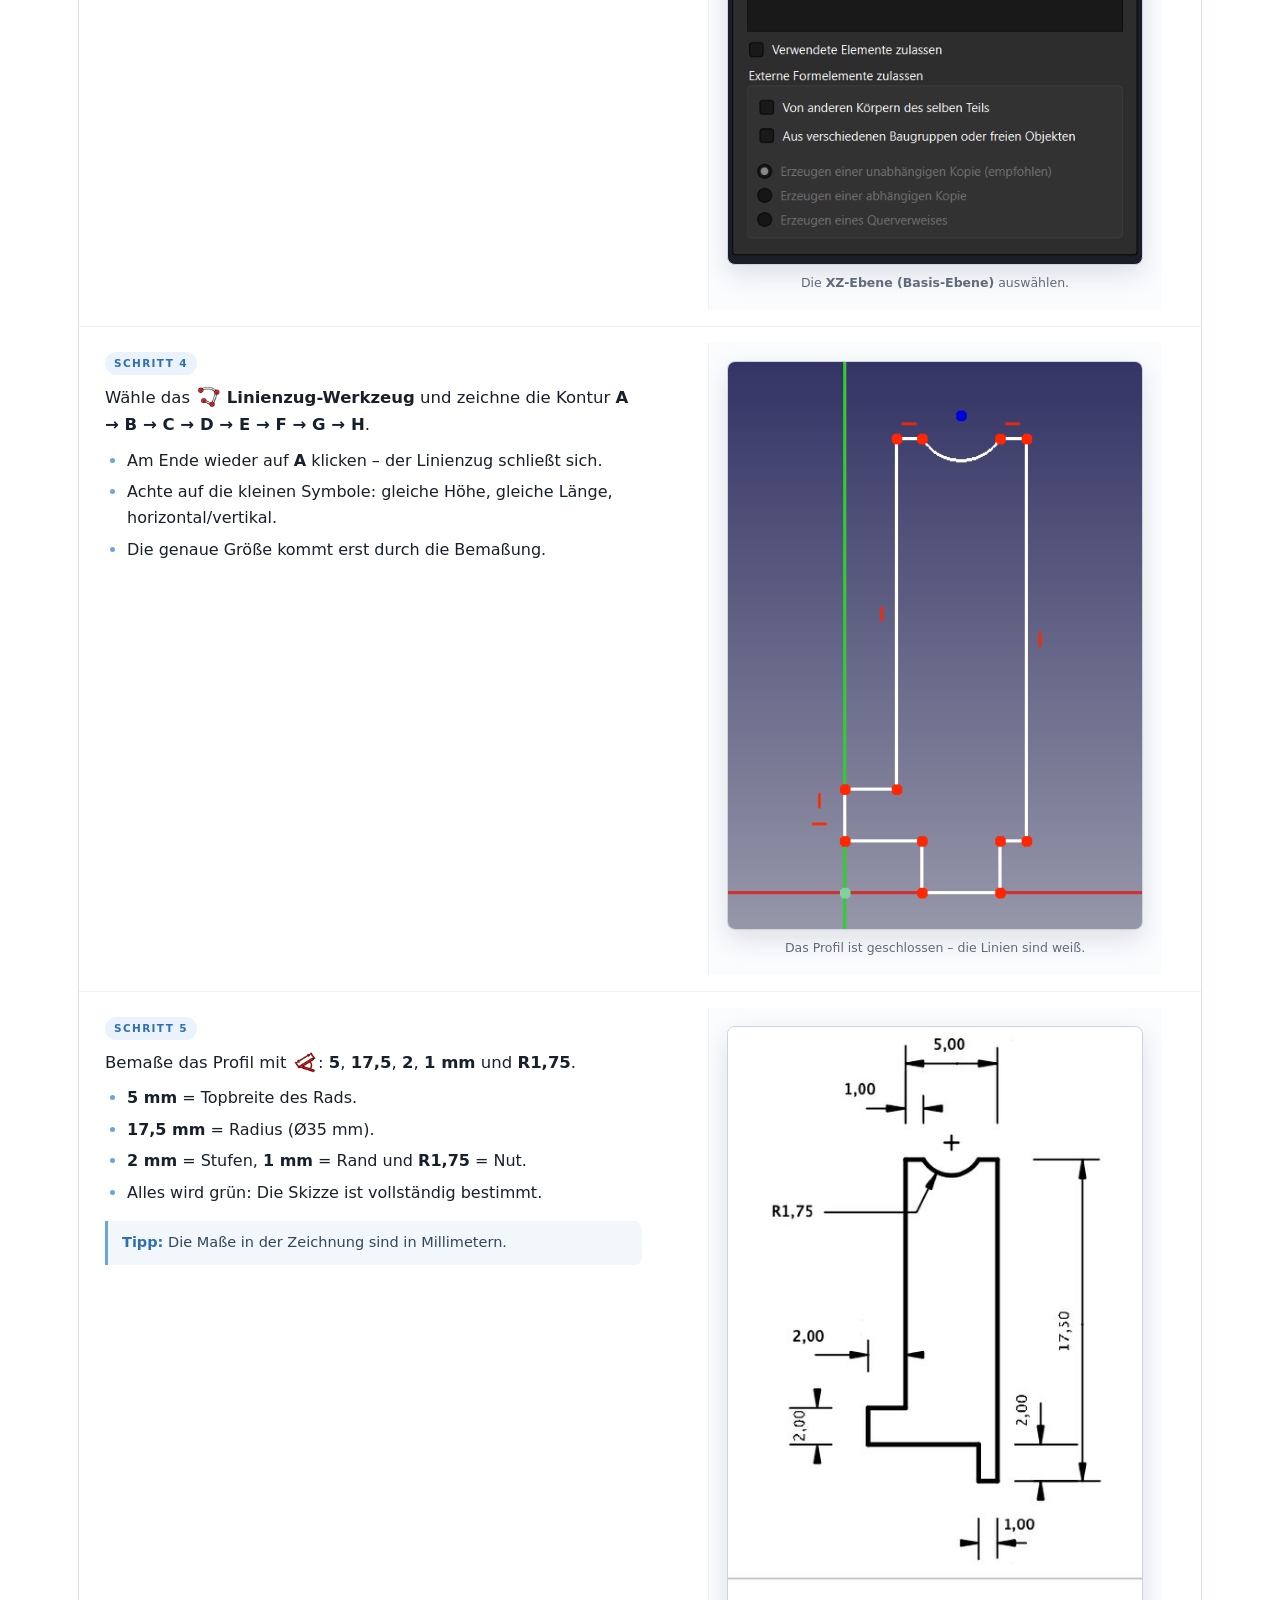
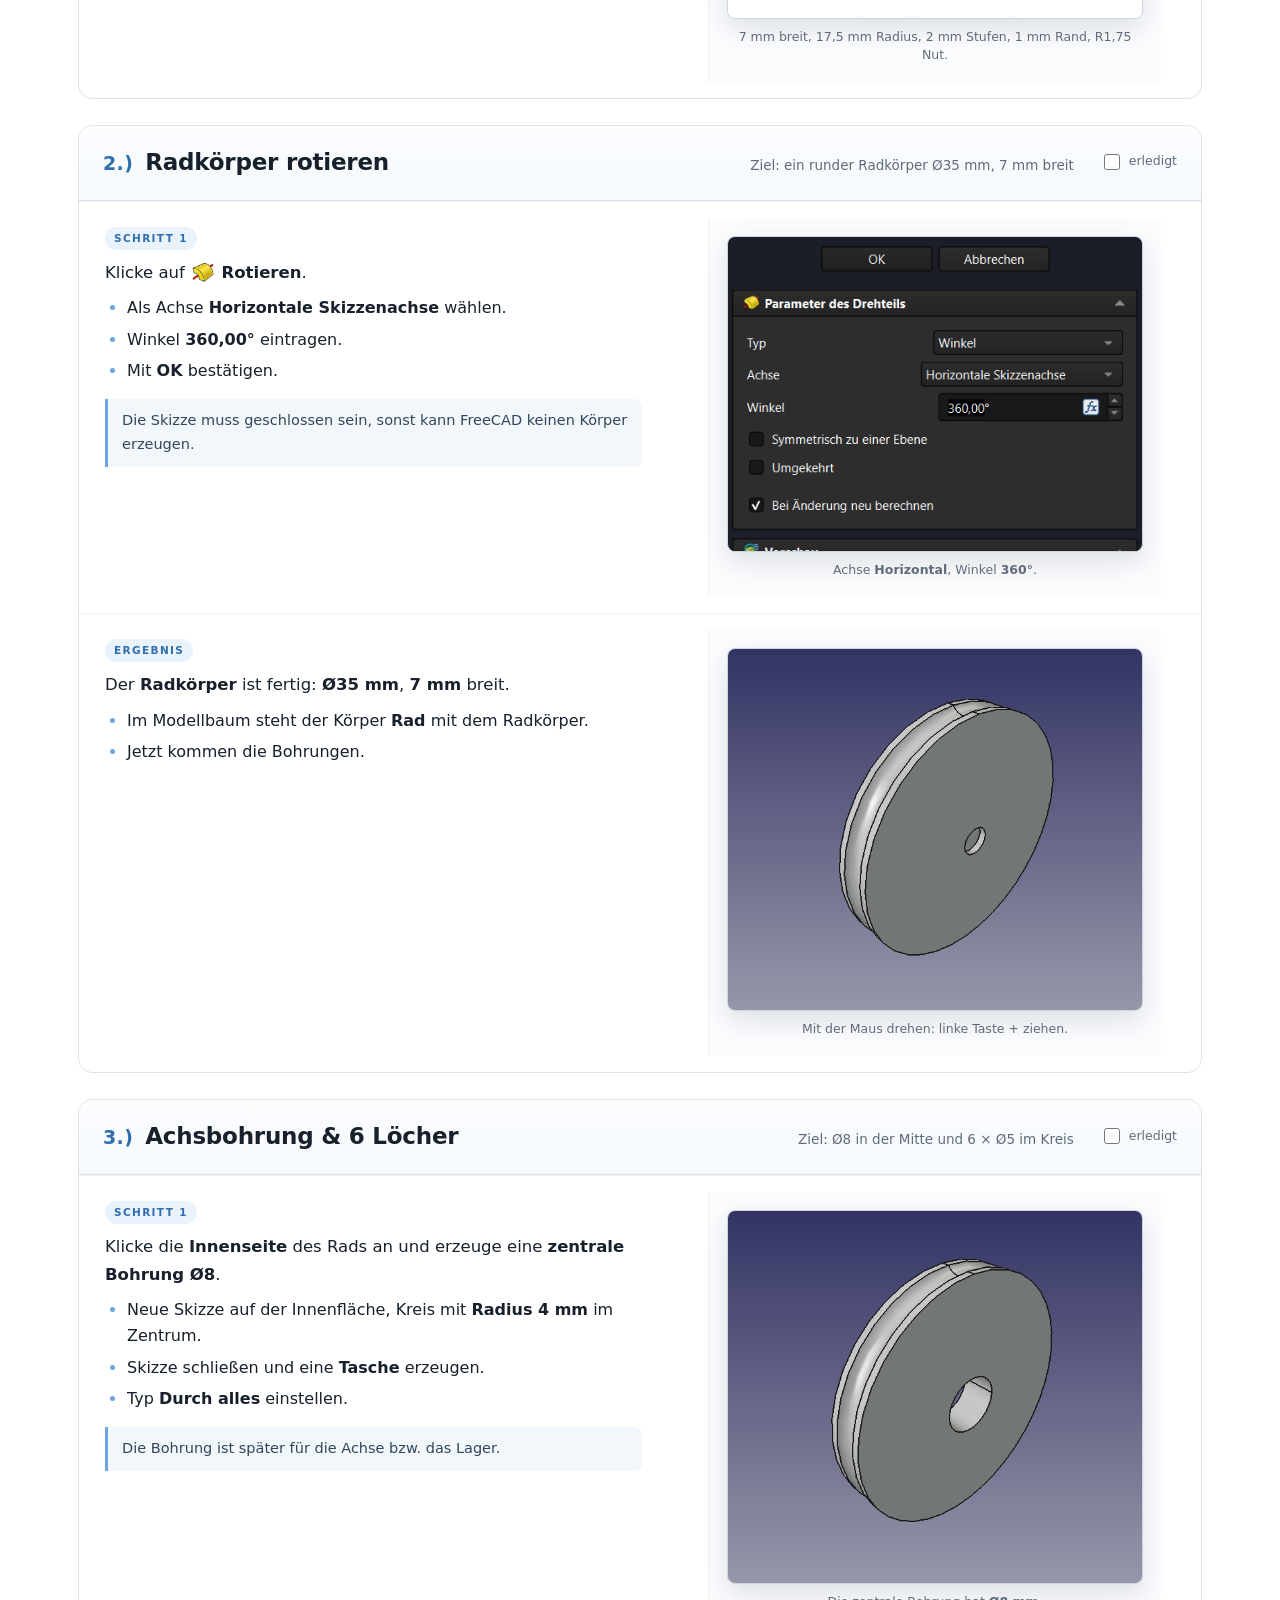
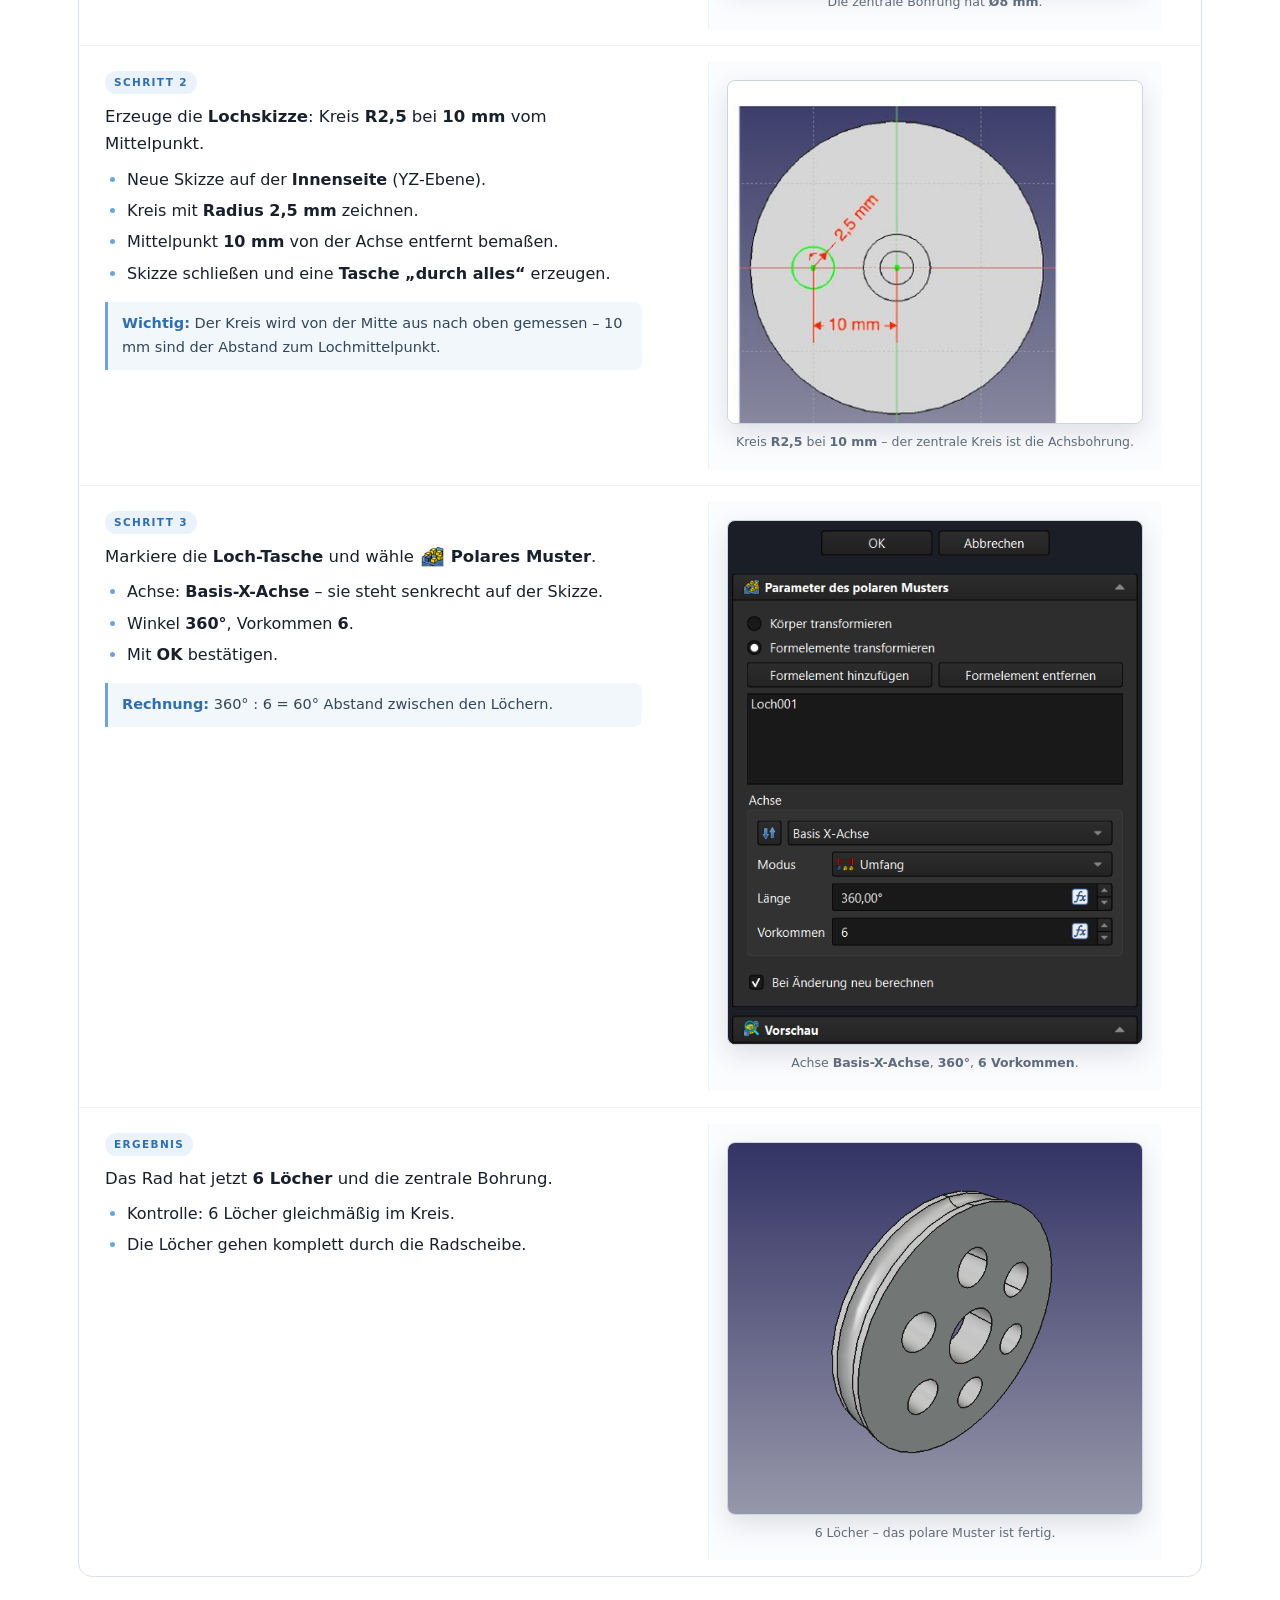
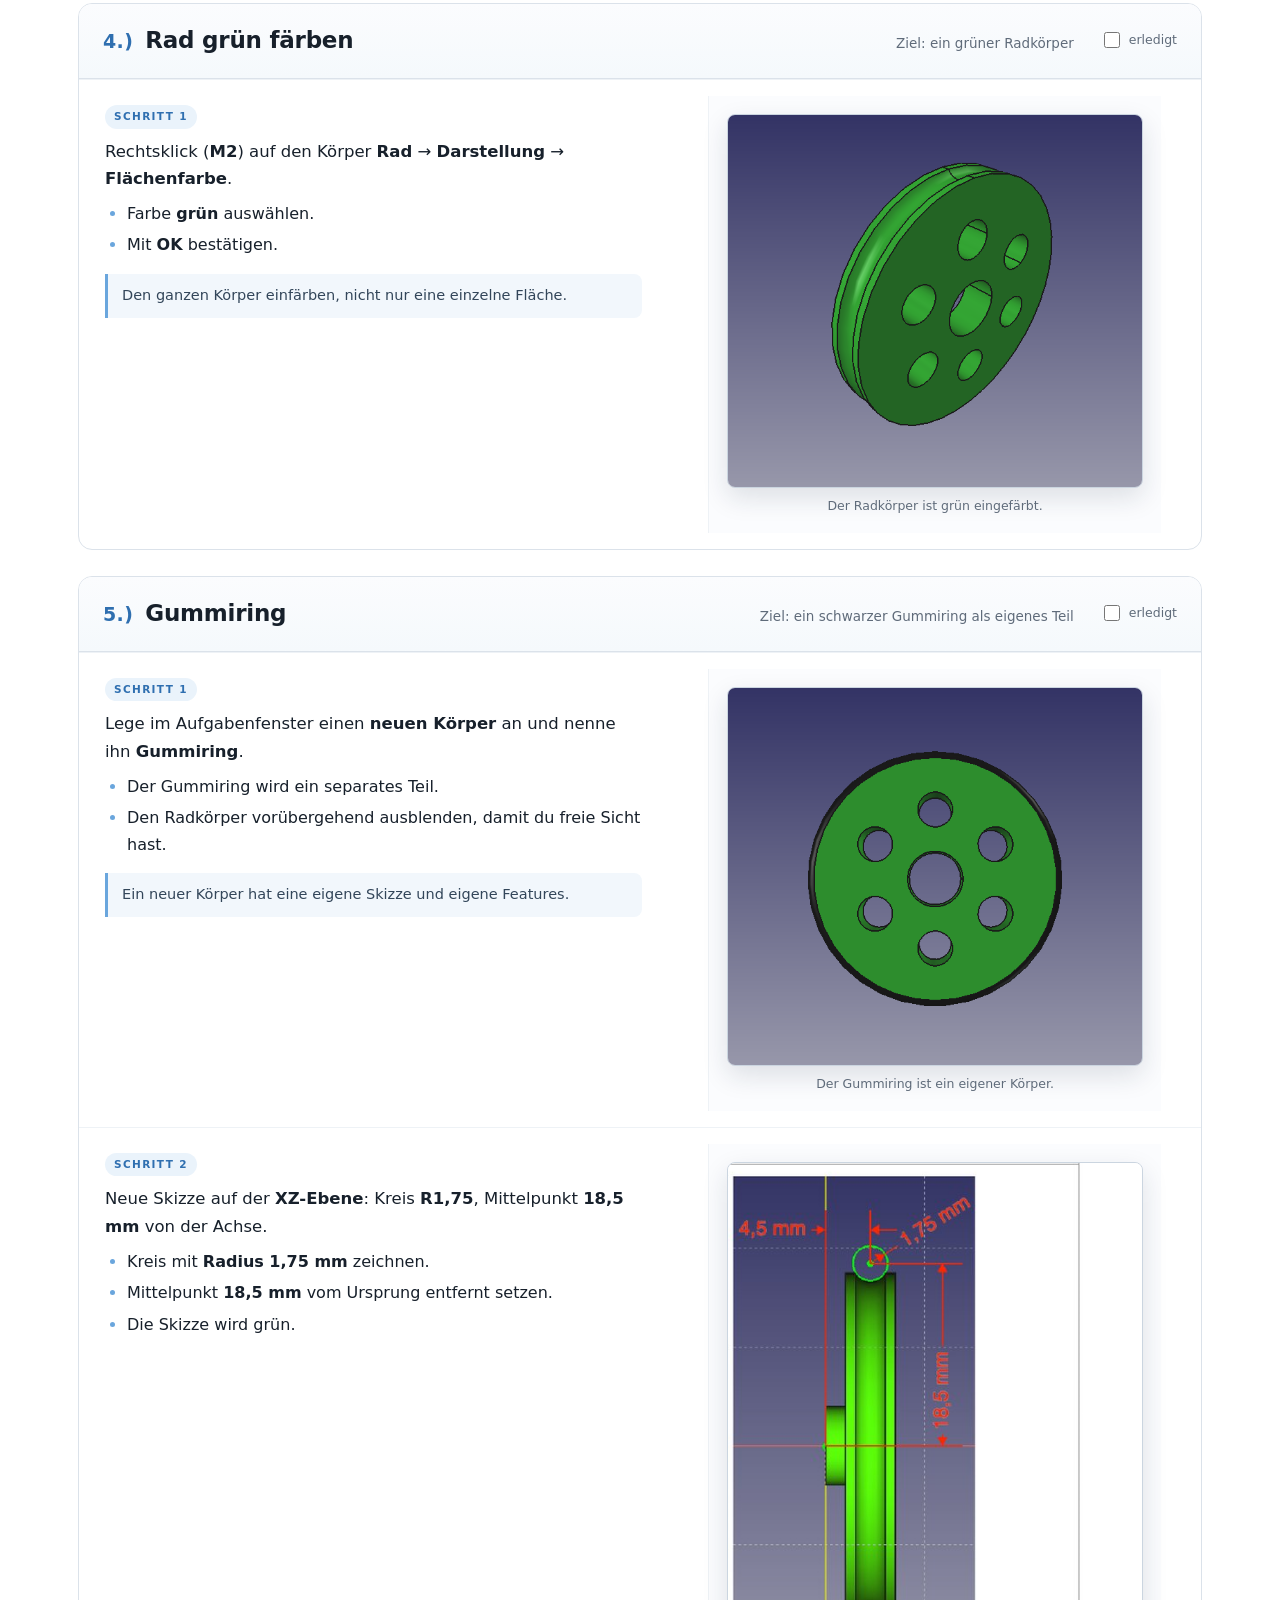
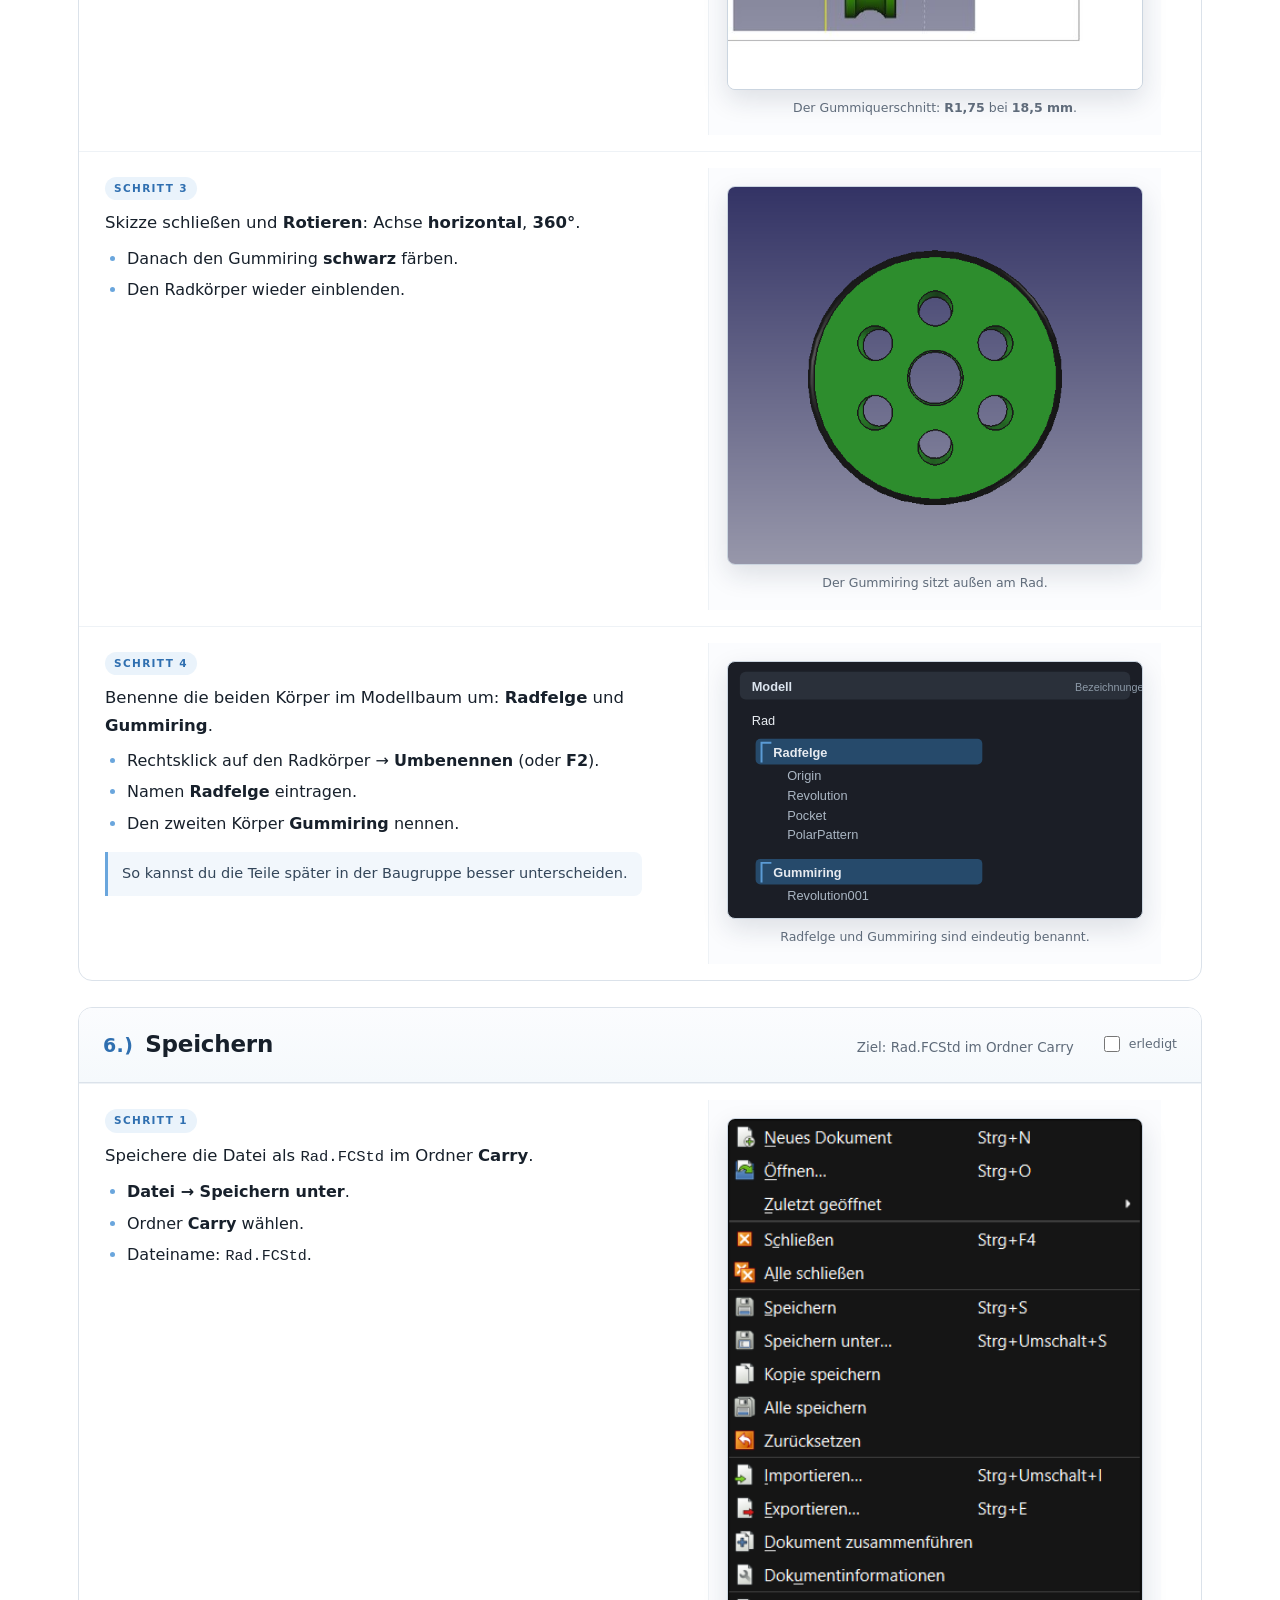
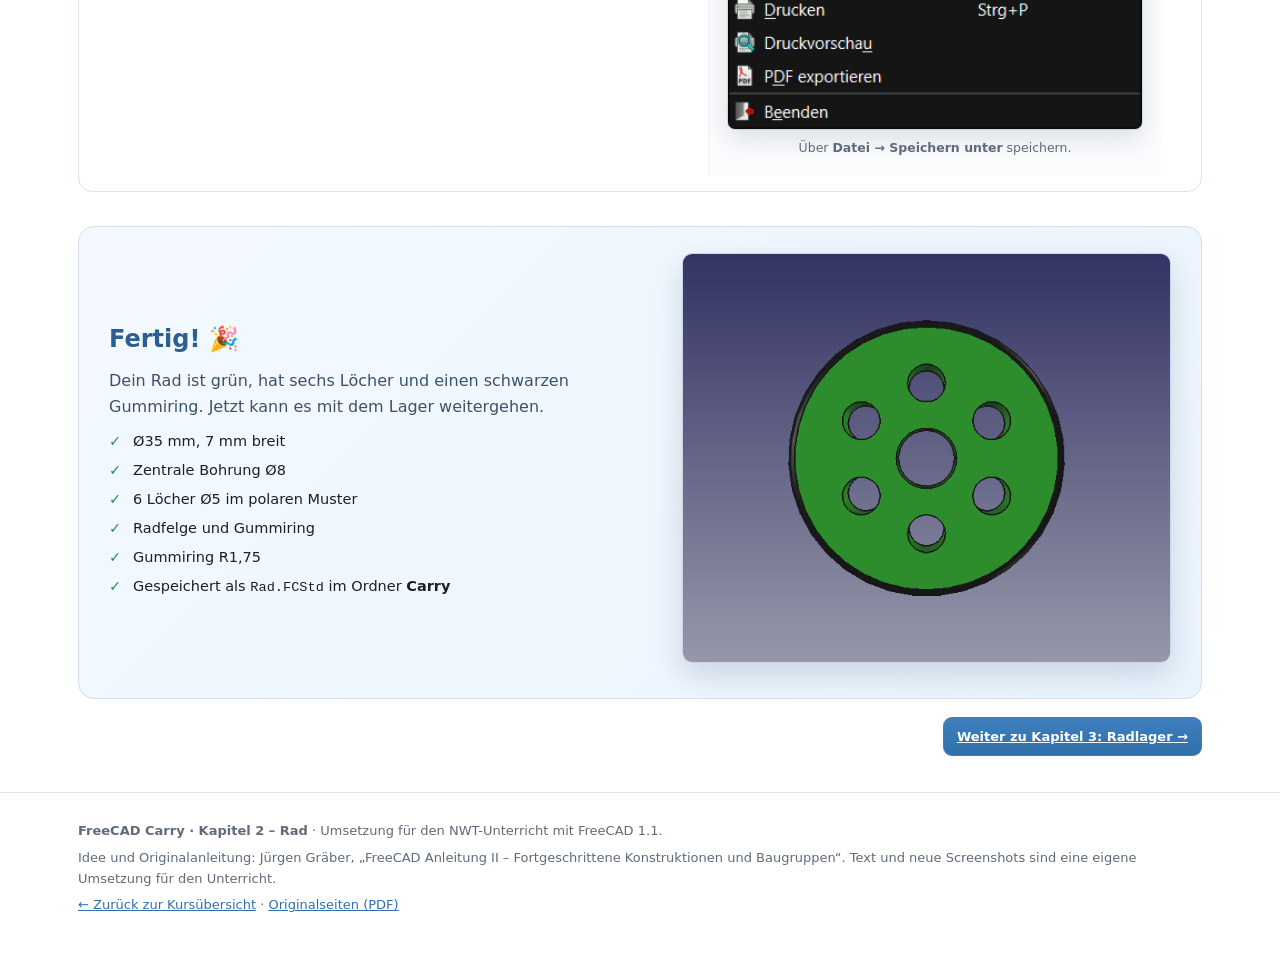
<file: rad.html>
﻿<!DOCTYPE html>
<html lang="de">
<head>
<meta charset="utf-8">
<meta name="viewport" content="width=device-width, initial-scale=1">
<meta name="color-scheme" content="light">
<title>Rad – FreeCAD Schritt für Schritt</title>
<style>
  :root{
    --ink:#17202b; --muted:#5f6b7a; --blue:#2f6fb0; --blue2:#6aa6dd;
    --line:#dbe2ea; --soft:#f4f7fa; --soft2:#eef4fa; --red:#d33a3a;
    --shadow:0 18px 45px rgba(26,46,70,.18);
  }
  *{box-sizing:border-box}
  html{scroll-behavior:smooth}
  body{
    margin:0;background:#fff;color:var(--ink);
    font:16px/1.65 "Segoe UI",system-ui,-apple-system,"Helvetica Neue",Arial,sans-serif;
    -webkit-font-smoothing:antialiased;
  }
  img{max-width:100%}
  a{color:var(--blue)}
  .wrap{max-width:1180px;margin:0 auto;padding:0 28px}

  /* ---------- Kopfzeile ---------- */
  .topbar{
    position:sticky;top:0;z-index:50;background:rgba(255,255,255,.93);
    border-bottom:1px solid var(--line);backdrop-filter:blur(10px);
  }
  .topbar-inner{display:flex;align-items:center;gap:18px;min-height:58px}
  .brand{display:flex;align-items:center;gap:10px;font-weight:700;letter-spacing:.2px;white-space:nowrap}
  .brand .mark{
    width:30px;height:30px;border-radius:9px;display:grid;place-items:center;
    background:linear-gradient(145deg,#3f80c0,#2c639c);color:#fff;font-size:13px;font-weight:800;
  }
  .brand small{display:block;font-weight:400;font-size:11px;color:var(--muted);letter-spacing:.05em}
  .topnav{display:flex;gap:16px;align-items:center;margin-left:auto;font-size:13.5px}
  .topnav a{color:var(--muted);text-decoration:none;font-weight:600}
  .topnav a:hover{color:var(--blue)}
  .btn{
    display:inline-flex;align-items:center;gap:8px;border:1px solid var(--line);
    background:#fff;padding:8px 13px;border-radius:9px;font:inherit;font-size:13px;
    font-weight:600;cursor:pointer;white-space:nowrap;color:var(--ink);
  }
  .btn:hover{border-color:#b9c8d8;background:#f8fbfe}
  .btn.primary{background:linear-gradient(180deg,#3f80c0,#2f6ea8);border-color:#3f80c0;color:#fff}
  .btn.primary:hover{background:linear-gradient(180deg,#4a8ccd,#3579b7)}

  /* ---------- Hero ---------- */
  .hero{display:grid;grid-template-columns:1.12fr .88fr;gap:44px;align-items:center;padding:42px 0 16px}
  .kicker{color:#7ba7d6;font-size:19px;font-weight:400;letter-spacing:.03em;margin:0}
  h1{font-size:60px;line-height:1.02;font-weight:300;color:#4a86c8;margin:6px 0 20px;letter-spacing:-.01em}
  .subtitle{margin:-8px 0 22px;color:var(--muted);font-size:17px}
  .goalbox{background:linear-gradient(180deg,#f8fbfe,#f2f7fc);border:1px solid var(--line);border-radius:14px;padding:20px 24px;max-width:590px}
  .goalbox h2{font-size:16px;margin:0 0 8px;letter-spacing:.01em}
  .goalbox ul{margin:0;padding-left:22px}
  .goalbox li{margin:4px 0}
  .hero-img{margin:0;position:relative}
  .hero-img img{width:100%;border-radius:16px;box-shadow:var(--shadow);border:1px solid #cfd8e2}
  .hero-img figcaption{margin-top:10px;text-align:center;font-size:12.5px;color:var(--muted)}
  .badge-row{display:flex;flex-wrap:wrap;gap:8px;margin-top:18px}
  .badge{font-size:12px;font-weight:600;color:#36516b;background:#eef4fa;border:1px solid #d7e4f0;border-radius:999px;padding:4px 10px}

  /* ---------- Hilfe-Umschalter ---------- */
  .helpbar{
    position:sticky;top:58px;z-index:40;background:#fff;
    border:1px solid var(--line);border-radius:14px;padding:14px 18px;margin:22px 0 10px;
    box-shadow:0 6px 20px rgba(30,50,70,.06);display:flex;align-items:center;gap:18px;flex-wrap:wrap;
  }
  .helpbar .label{font-size:12px;text-transform:uppercase;letter-spacing:.14em;font-weight:700;color:var(--muted)}
  .seg{display:inline-flex;background:#e9eef4;border-radius:11px;padding:3px;gap:2px}
  .seg button{
    border:0;background:transparent;padding:8px 16px;border-radius:8px;
    font:inherit;font-size:13.5px;font-weight:700;color:#54657a;cursor:pointer;transition:.15s;
  }
  .seg button:hover{color:var(--blue)}
  .seg button[aria-pressed="true"]{background:#fff;color:var(--blue);box-shadow:0 1px 4px rgba(20,40,60,.16)}
  .help-desc{font-size:14px;color:var(--muted);margin:0;flex:1;min-width:240px}
  .help-desc b{color:var(--ink)}

  /* ---------- Inhalt ---------- */
  .toc{display:flex;flex-wrap:wrap;gap:8px;margin:16px 0 4px}
  .toc a{
    font-size:12.5px;font-weight:600;color:#465a70;text-decoration:none;
    border:1px solid var(--line);border-radius:999px;padding:5px 11px;background:#fff;
  }
  .toc a:hover{border-color:#a9c4de;color:var(--blue);background:#f7fbfe}
  .toc-progress{margin-left:auto;font-size:12.5px;font-weight:600;color:var(--muted);display:inline-flex;align-items:center;gap:6px;padding:5px 0}
  .toc-progress b{color:var(--blue)}
  .done-toggle{display:inline-flex;align-items:center;gap:6px;font-size:12.5px;color:var(--muted);cursor:pointer;white-space:nowrap;margin-left:14px;user-select:none}
  .done-toggle input{width:16px;height:16px;accent-color:var(--blue);cursor:pointer}
  .done-toggle input:checked + span{color:var(--blue);font-weight:600}
  .section{border:1px solid var(--line);border-radius:14px;overflow:hidden;margin:26px 0;background:#fff;scroll-margin-top:175px}
  .section-head{
    display:flex;align-items:baseline;gap:12px;flex-wrap:wrap;
    padding:18px 24px;background:linear-gradient(180deg,#fbfcfe,#f5f9fc);border-bottom:1px solid var(--line);
  }
  .section-head .num{font-size:19px;font-weight:800;color:var(--blue);letter-spacing:.02em}
  .section-head h2{font-size:23px;margin:0;font-weight:650;letter-spacing:-.01em}
  .section-head .goal{color:var(--muted);font-size:13.5px;margin-left:auto}
  .section:has(.done-toggle input:checked) .section-head{background:linear-gradient(180deg,#f4fbf6,#eef8f1)}
  .section:has(.done-toggle input:checked) .section-head .num{color:#2f8b57}
  .row{display:grid;grid-template-columns:1.05fr .95fr;border-top:1px solid #eef2f6}
  .row:first-of-type{border-top:0}
  .row .text{padding:22px 26px 24px;min-width:0}
  .row .visual{border-left:1px solid #eef2f6;padding:18px;background:#fbfcfe;display:flex;flex-direction:column;justify-content:center;min-width:0}
  .row .visual img{
    width:100%;height:auto;border-radius:8px;border:1px solid #cbd5e0;
    background:#1b1e26;box-shadow:0 10px 26px rgba(24,40,60,.13);cursor:zoom-in;
  }
  .row .visual figcaption{font-size:12.5px;color:var(--muted);margin-top:9px;line-height:1.45;text-align:center}
  .lead{margin:0 0 9px;font-size:16.5px}
  .steps{margin:6px 0 0;padding-left:22px}
  .steps li{margin:5px 0}
  .steps li::marker{color:var(--blue2)}
  .ui{width:1.35em;height:1.35em;vertical-align:-.3em;margin:0 2px}
  .kbd{font:600 12px/1.4 "Cascadia Mono",Consolas,monospace;background:#eef2f7;border:1px solid #d5dde7;border-bottom-width:2px;border-radius:5px;padding:1px 5px;white-space:nowrap}
  .mono{font-family:"Cascadia Mono",Consolas,monospace;font-size:.94em}
  .tip{
    margin-top:15px;border-left:3px solid var(--blue2);background:#f2f7fc;
    padding:10px 14px;border-radius:0 8px 8px 0;font-size:14.5px;color:#33465a;
  }
  .tip b{color:var(--blue)}
  .note{margin-top:12px;font-size:14px;color:var(--muted)}
  .pill{
    display:inline-block;font-size:10.5px;text-transform:uppercase;letter-spacing:.13em;
    font-weight:800;color:var(--blue);background:#eaf3fb;border-radius:999px;padding:3px 9px;margin-bottom:9px;
  }
  .low-summary{padding:22px 26px;background:linear-gradient(180deg,#f8fbfe,#f2f8fd)}
  .low-summary h3{margin:0 0 8px;font-size:16px;color:#2d5f91}
  .low-summary ul{margin:0;padding-left:22px}
  .low-summary li{margin:5px 0}
  .low-goal{padding:0 18px 20px;background:#f2f8fd}
  .low-goal figure{margin:0}
  .low-goal img{width:100%;border-radius:9px;border:1px solid #cbd5e0;box-shadow:0 8px 22px rgba(24,40,60,.12)}
  .low-goal figcaption{font-size:12.5px;color:var(--muted);margin-top:8px;text-align:center}
  .deep-note{display:none;margin-top:14px;border-left:3px solid #9cc3e6;background:#f8fbfe;padding:10px 14px;border-radius:0 8px 8px 0;font-size:14px;color:#33465a;line-height:1.6}
  body[data-help="viel"] .deep-note{display:block}
  .deep-note::before{content:"Gut zu wissen";display:block;font-size:10.5px;text-transform:uppercase;letter-spacing:.12em;font-weight:800;color:#4a86c8;margin-bottom:4px}
  .deep-note p{margin:4px 0}
  .status{display:none;margin:16px 0 0;padding-top:12px;border-top:1px dashed #d9e1ea}
  body[data-help="viel"] .status{display:block}
  .status-label{display:inline-flex;align-items:center;gap:6px;font-size:10.5px;text-transform:uppercase;letter-spacing:.12em;font-weight:800;color:#2f8b57;background:#eef8f1;border:1px solid #cfe8d8;border-radius:999px;padding:3px 8px}
  .status-label::before{content:"✓";font-size:11px}
  .status img{width:100%;height:auto;border-radius:8px;border:1px solid #cbd5e0;background:#1b1e26;box-shadow:0 8px 20px rgba(24,40,60,.10);margin-top:8px;cursor:zoom-in}
  .status figcaption{font-size:12px;color:var(--muted);margin-top:6px;line-height:1.4;text-align:center}
  .deep{display:none;margin-top:16px;border:1px solid var(--line);border-radius:10px;background:#f8fbfe;padding:10px 14px}
  body[data-help="viel"] .deep{display:block}
  .deep summary{cursor:pointer;font-weight:700;color:var(--blue);font-size:14px;list-style:none;user-select:none}
  .deep summary::-webkit-details-marker{display:none}
  .deep summary::before{content:"＋";display:inline-block;width:1.1em;color:var(--blue2);font-weight:800}
  .deep[open] summary::before{content:"−"}
  .deep-body{font-size:14px;color:#33465a;padding-top:8px;line-height:1.6}
  .deep-body p{margin:6px 0}
  .deep-body ul{margin:6px 0;padding-left:20px}
  .deep-body li{margin:3px 0}
  .deep-body img{width:100%;border-radius:7px;border:1px solid #cbd5e0;margin-top:8px}
  .tool-callout{display:flex;gap:12px;align-items:center;background:#fff;border:1px solid var(--line);border-radius:10px;padding:10px 12px;margin:10px 0}
  .tool-callout img{width:46px;height:46px;object-fit:contain;flex:none}
  .visual .tool-callout img{width:48px!important;height:48px!important;margin:0!important;border:0!important;box-shadow:none!important;background:transparent!important;border-radius:0!important;cursor:default!important}
  .tool-callout div{font-size:13.5px;line-height:1.45}

  /* ---------- Sichtbarkeit nach Hilfestufe ---------- */
  body[data-help="wenig"] .row[data-level="2"],
  body[data-help="wenig"] .row[data-level="3"]{display:none}
  body[data-help="mittel"] .row[data-level="3"]{display:none}
  body[data-help="mittel"] .low-summary,
  body[data-help="mittel"] .low-goal,
  body[data-help="viel"] .low-summary,
  body[data-help="viel"] .low-goal{display:none}

  /* ---------- Abschluss ---------- */
  .finish{
    display:grid;grid-template-columns:1fr .9fr;gap:30px;align-items:center;
    border:1px solid #cfe0ef;background:linear-gradient(135deg,#f3f9ff,#eaf4fd);
    border-radius:16px;padding:26px 30px;margin:34px 0 18px;
  }
  .finish h2{margin:0 0 8px;font-size:24px;color:#2b5f92}
  .finish p{margin:0 0 8px;color:#3c5268}
  .finish img{width:100%;border-radius:10px;border:1px solid #c8d8e7;box-shadow:0 12px 30px rgba(26,50,80,.16)}
  .checklist{list-style:none;margin:10px 0 0;padding:0;font-size:14.5px}
  .checklist li{margin:5px 0;padding-left:24px;position:relative}
  .checklist li::before{content:"✓";position:absolute;left:0;color:#2f8b57;font-weight:800}

  footer{border-top:1px solid var(--line);margin-top:36px;padding:22px 0 40px;color:var(--muted);font-size:13px}
  footer p{margin:5px 0}

  /* ---------- Lightbox ---------- */
  .lightbox{position:fixed;inset:0;z-index:100;background:rgba(8,12,18,.92);display:none;place-items:center;padding:24px}
  .lightbox.open{display:grid}
  .lightbox img{max-width:96vw;max-height:88vh;border-radius:10px;box-shadow:0 30px 80px rgba(0,0,0,.6);border:1px solid #3a4654}
  .lightbox .close{
    position:absolute;top:16px;right:20px;background:rgba(255,255,255,.12);color:#fff;
    border:1px solid rgba(255,255,255,.25);border-radius:9px;padding:8px 12px;font:inherit;font-size:14px;cursor:pointer;
  }
  .lightbox .caption{position:absolute;bottom:16px;left:0;right:0;text-align:center;color:#dbe4ee;font-size:13px;padding:0 20px}

  /* ---------- Mobil ---------- */
  @media (max-width:900px){
    .wrap{padding:0 16px}
    .hero{grid-template-columns:1fr;gap:22px;padding-top:26px}
    h1{font-size:44px}
    .hero-img{max-width:620px}
    .helpbar{top:56px;padding:12px 14px;gap:10px}
    .help-desc{min-width:100%;font-size:13.5px}
    .section-head .goal{margin-left:0;flex-basis:100%}
    .row{grid-template-columns:1fr}
    .row .visual{border-left:0;border-top:1px solid #eef2f6;padding:14px}
    .row .text{padding:18px 18px 20px}
    .finish{grid-template-columns:1fr}
    .topnav a:not(.btn){display:none}
    .seg button{padding:8px 12px;font-size:13px}
  }

  @media print{
    @page{size:A4;margin:13mm 12mm}
    html,body{background:#fff}
    body{font-size:10.5pt;line-height:1.5}
    .topbar,.helpbar,.toc,.lightbox,.done-toggle,footer .no-print{display:none!important}
    .wrap{max-width:none;padding:0}
    .hero{grid-template-columns:1.05fr .95fr;gap:12mm;padding:0 0 8mm;break-after:page;page-break-after:always}
    h1{font-size:34pt}
    .hero-img img{box-shadow:none;max-height:78mm;object-fit:contain}
    .goalbox{break-inside:avoid;page-break-inside:avoid}
    .section{break-before:page;page-break-before:always;break-inside:auto;page-break-inside:auto;margin:0;border:1px solid #bbb;border-radius:0;overflow:visible}
    .section-head{break-after:avoid;page-break-after:avoid;background:#f7f9fb!important;-webkit-print-color-adjust:exact;print-color-adjust:exact}
    .row{break-inside:avoid;page-break-inside:avoid;grid-template-columns:1fr 1fr}
    .row .text{padding:10px 12px}
    .row .visual{padding:8px;border-left:1px solid #ddd}
    .row .visual img{box-shadow:none;max-height:105mm;width:auto;max-width:100%;object-fit:contain}
    .row .visual figcaption{font-size:10pt}
    .low-summary,.low-goal,.finish{break-inside:avoid;page-break-inside:avoid}
    .low-goal img,.finish img{box-shadow:none;max-height:120mm;width:auto;max-width:100%;object-fit:contain}
    .finish{break-before:page;page-break-before:always}
    .status,.deep,.deep-note{display:none!important}
    .tip{background:#f4f4f4!important;-webkit-print-color-adjust:exact;print-color-adjust:exact}
    a{color:inherit;text-decoration:none}
  }
</style>
</head>
<body data-help="mittel">

<header class="topbar">
  <div class="wrap topbar-inner">
    <a class="brand" href="index.html" style="text-decoration:none;color:inherit">
      <span class="mark">FC</span>
      <span>FreeCAD Carry<small>Kapitel 2 · Rad</small></span>
    </a>
    <nav class="topnav" aria-label="Seitennavigation">
      <a href="index.html">Kursübersicht</a>
      <a href="chassi.html">Chassi</a>
      <a href="lager.html">Lager</a>
      <a href="baugruppe.html">Baugruppe</a>
      <button class="btn" type="button" onclick="window.print()">Drucken</button>
    </nav>
  </div>
</header>

<main class="wrap">

  <!-- ================= Hero ================= -->
  <section class="hero">
    <div>
      <p class="kicker">Kapitel 2</p>
      <h1>Rad</h1>
      <p class="subtitle">Das Rad für dein Carry – Rotationskörper, sechs Löcher und Gummiring.</p>

      <div class="goalbox">
        <h2>Darum geht's:</h2>
        <ul>
          <li>Einen <b>Rotationskörper</b> aus einem Profil erzeugen</li>
          <li>Ein <b>polares Muster</b> mit 6 Löchern erstellen</li>
          <li>Den <b>Gummiring</b> als eigenes Teil ergänzen</li>
        </ul>
      </div>

      <div class="badge-row">
        <span class="badge">Ø35 mm</span>
        <span class="badge">7 mm breit</span>
        <span class="badge">6 Löcher</span>
        <span class="badge">FreeCAD 1.1</span>
      </div>
    </div>
    <figure class="hero-img">
      <img src="assets/rad/16_fertig.png" alt="Fertiges grünes Rad mit sechs Löchern und schwarzem Gummiring" data-zoom>
      <figcaption>So sieht dein Rad am Ende aus.</figcaption>
    </figure>
  </section>

  <!-- ================= Hilfestufe ================= -->
  <div class="helpbar" id="hilfe">
    <span class="label">Hilfe</span>
    <div class="seg" role="group" aria-label="Hilfestufe wählen">
      <button type="button" data-level="wenig" aria-pressed="false">Wenig</button>
      <button type="button" data-level="mittel" aria-pressed="true">Mittel</button>
      <button type="button" data-level="viel" aria-pressed="false">Viel</button>
    </div>
    <p class="help-desc" id="help-desc"><b>Mittel:</b> Die wichtigsten Schritte mit Bildern – wie in der PDF-Anleitung.</p>
  </div>

  <nav class="toc" aria-label="Abschnitte">
    <a href="#skizze">1. Skizze</a>
    <a href="#koerper">2. Radkörper</a>
    <a href="#loch">3. Bohrung &amp; Löcher</a>
    <a href="#gruen">4. Grün</a>
    <a href="#gummi">5. Gummiring</a>
    <a href="#speichern">6. Speichern</a>
    <span class="toc-progress" id="tocProgress"><b>0</b> / 6 Abschnitte erledigt</span>
  </nav>

  <!-- ================= 1. Skizze ================= -->
  <section class="section" id="skizze">
    <div class="section-head">
      <span class="num">1.)</span>
      <h2>Skizze erzeugen</h2>
      <span class="goal">Ziel: ein geschlossenes Profil für das Rad</span>
      <label class="done-toggle"><input type="checkbox" data-done="skizze"> <span>erledigt</span></label>
    </div>

    <div class="low-summary">
      <h3>Das ist zu tun</h3>
      <ul>
        <li>Neues Dokument, Arbeitsbereich <b>Part Design</b>, einen <b>neuen Körper</b> anlegen.</li>
        <li>Neue Skizze auf der <b>XZ-Ebene</b>.</li>
        <li>Das Profil <b>A–H</b> mit dem <b>Linienzug</b> zeichnen und schließen.</li>
        <li>Mit <b>5, 17,5, 2, 1 mm und R1,75</b> bemaßen.</li>
      </ul>
    </div>
    <div class="low-goal">
      <figure>
        <img src="assets/rad/skizze_pdf.png" alt="Technische Zeichnung des Radprofils mit 5, 17,5, 2, 1 mm und R1,75" data-zoom>
        <figcaption>So sieht das bemaßte Profil aus.</figcaption>
      </figure>
    </div>

    <div class="row" data-level="2">
      <div class="text">
        <span class="pill">Schritt 1</span>
        <p class="lead">Starte FreeCAD und lege ein <b>neues Dokument</b> an. Wähle den Arbeitsbereich <b>Part Design</b>.</p>
        <ul class="steps">
          <li>Das Dokument heißt am besten <span class="mono">Rad</span>.</li>
          <li>Oben in der Leiste den Arbeitsbereich auswählen.</li>
        </ul>
      </div>
      <figure class="visual">
        <img src="assets/rad/01_arbeitsbereich.png" alt="Arbeitsbereich Part Design in FreeCAD" data-zoom>
        <figcaption>Der Arbeitsbereich <b>Part Design</b> ist ausgewählt.</figcaption>
      </figure>
    </div>

    <div class="row" data-level="2">
      <div class="text">
        <span class="pill">Schritt 2</span>
        <p class="lead">Lege einen <b>neuen Körper</b> an: <img class="ui" src="assets/chassi/icons/PartDesign_Body.png" alt="Neuer Körper"> <b>Neuer Körper</b>.</p>
        <ul class="steps">
          <li>Im Aufgabenfenster auf <b>Neuer Körper</b> klicken.</li>
          <li>Den Körper <b>Rad</b> nennen.</li>
          <li>Der Körper ist der Container für Skizze und Rotation.</li>
        </ul>
        <div class="tip">Ohne Körper kannst du keine Skizze im Part-Design-Arbeitsbereich anlegen.</div>
      </div>
      <figure class="visual">
        <div class="tool-callout" style="margin:0">
          <img src="assets/chassi/icons/PartDesign_Body.png" alt="Werkzeug Neuer Körper">
          <div><b>Neuer Körper</b><br>Im Aufgabenfenster auf „Neuer Körper“ klicken und den Körper <b>Rad</b> nennen.</div>
        </div>
        <figcaption>Der Körper ist der Container für Skizze und Rotation.</figcaption>
      </figure>
    </div>

    <div class="row" data-level="2">
      <div class="text">
        <span class="pill">Schritt 3</span>
        <p class="lead">Klicke auf <img class="ui" src="assets/chassi/icons/PartDesign_CompSketches.png" alt="Neue Skizze"> <b>Neue Skizze</b> und wähle die <b>XZ-Ebene</b>.</p>
        <ul class="steps">
          <li>Die XZ-Ebene ist die senkrechte Ebene – dort entsteht der Querschnitt.</li>
          <li>Mit <b>OK</b> bestätigen.</li>
        </ul>
        <div class="tip"><b>Tipp:</b> Die XZ-Ebene liegt beim Rad so, dass die spätere Achse horizontal verläuft.</div>
      </div>
      <figure class="visual">
        <img src="assets/rad/00_ebene.png" alt="Dialog Befestigung auswählen mit der XZ-Ebene" data-zoom>
        <figcaption>Die <b>XZ-Ebene (Basis-Ebene)</b> auswählen.</figcaption>
      </figure>
    </div>

    <div class="row" data-level="2">
      <div class="text">
        <span class="pill">Schritt 4</span>
        <p class="lead">Wähle das <img class="ui" src="assets/chassi/icons/Sketcher_CreatePolyline.png" alt="Linienzug"> <b>Linienzug-Werkzeug</b> und zeichne die Kontur <b>A → B → C → D → E → F → G → H</b>.</p>
        <ul class="steps">
          <li>Am Ende wieder auf <b>A</b> klicken – der Linienzug schließt sich.</li>
          <li>Achte auf die kleinen Symbole: gleiche Höhe, gleiche Länge, horizontal/vertikal.</li>
          <li>Die genaue Größe kommt erst durch die Bemaßung.</li>
        </ul>
      </div>
      <figure class="visual">
        <img src="assets/rad/02_profil.png" alt="Geschlossenes Profil A bis H in der Skizze" data-zoom>
        <figcaption>Das Profil ist geschlossen – die Linien sind weiß.</figcaption>
      </figure>
    </div>

    <div class="row" data-level="3">
      <div class="text">
        <span class="pill">M-Taste</span>
        <p class="lead">Mit <b>M</b> wechselst du beim Linienzug zwischen <b>Linie</b> und <b>Bogen</b>.</p>
        <ul class="steps">
          <li>Zeichne zuerst die geraden Abschnitte (Bild a).</li>
          <li>Für die Nut am oberen Rand: <b>M</b> drücken, den Bogen zeichnen, wieder <b>M</b> drücken.</li>
          <li>Am Ende auf den Startpunkt <b>A</b> klicken – der Linienzug schließt sich.</li>
        </ul>
        <div class="tip"><b>Wichtig:</b> Ohne <b>M</b> bleibt der Linienzug gerade. Der Bogen entsteht nur im Bogenmodus.</div>
      </div>
      <figure class="visual">
        <img src="assets/rad/linienzug_ab.png" alt="Linienzug in zwei Schritten: Linien zeichnen, mit M den Bogen ergänzen" data-zoom>
        <figcaption>a) erst die Linien, b) mit <b>M</b> den Bogen ergänzen.</figcaption>
      </figure>
    </div>

    <div class="row" data-level="2">
      <div class="text">
        <span class="pill">Schritt 5</span>
        <p class="lead">Bemaße das Profil mit <img class="ui" src="assets/chassi/icons/Sketcher_CompDimensionTools.png" alt="Bemaßung">: <b>5</b>, <b>17,5</b>, <b>2</b>, <b>1 mm</b> und <b>R1,75</b>.</p>
        <ul class="steps">
          <li><b>5 mm</b> = Topbreite des Rads.</li>
          <li><b>17,5 mm</b> = Radius (Ø35 mm).</li>
          <li><b>2 mm</b> = Stufen, <b>1 mm</b> = Rand und <b>R1,75</b> = Nut.</li>
          <li>Alles wird grün: Die Skizze ist vollständig bestimmt.</li>
        </ul>
        <div class="tip"><b>Tipp:</b> Die Maße in der Zeichnung sind in Millimetern.</div>
      </div>
      <figure class="visual">
        <img src="assets/rad/skizze_pdf.png" alt="Bemaßtes Profil mit 5, 17,5, 2, 1 mm und R1,75" data-zoom>
        <figcaption>7 mm breit, 17,5 mm Radius, 2 mm Stufen, 1 mm Rand, R1,75 Nut.</figcaption>
      </figure>
    </div>

  </section>

  <!-- ================= 2. Radkörper ================= -->
  <section class="section" id="koerper">
    <div class="section-head">
      <span class="num">2.)</span>
      <h2>Radkörper rotieren</h2>
      <span class="goal">Ziel: ein runder Radkörper Ø35 mm, 7 mm breit</span>
      <label class="done-toggle"><input type="checkbox" data-done="koerper"> <span>erledigt</span></label>
    </div>

    <div class="low-summary">
      <h3>Das ist zu tun</h3>
      <ul>
        <li>Das Werkzeug <b>Rotieren</b> wählen.</li>
        <li>Die <b>horizontale Skizzenachse</b> als Achse einstellen.</li>
        <li><b>360°</b> eintragen und mit <b>OK</b> bestätigen.</li>
      </ul>
    </div>
    <div class="low-goal">
      <figure>
        <img src="assets/rad/06_rad.png" alt="Fertiger Radkörper aus der Rotation" data-zoom>
        <figcaption>Der Rotationskörper ist fertig.</figcaption>
      </figure>
    </div>

    <div class="row" data-level="2">
      <div class="text">
        <span class="pill">Schritt 1</span>
        <p class="lead">Klicke auf <img class="ui" src="assets/chassi/icons/PartDesign_Revolution.png" alt="Rotieren"> <b>Rotieren</b>.</p>
        <ul class="steps">
          <li>Als Achse <b>Horizontale Skizzenachse</b> wählen.</li>
          <li>Winkel <b>360,00°</b> eintragen.</li>
          <li>Mit <b>OK</b> bestätigen.</li>
        </ul>
        <div class="tip">Die Skizze muss geschlossen sein, sonst kann FreeCAD keinen Körper erzeugen.</div>
      </div>
      <figure class="visual">
        <img src="assets/rad/05_revolution.png" alt="Dialog Rotieren mit horizontaler Skizzenachse und 360 Grad" data-zoom>
        <figcaption>Achse <b>Horizontal</b>, Winkel <b>360°</b>.</figcaption>
      </figure>
    </div>

    <div class="row" data-level="2">
      <div class="text">
        <span class="pill">Ergebnis</span>
        <p class="lead">Der <b>Radkörper</b> ist fertig: <b>Ø35 mm</b>, <b>7 mm</b> breit.</p>
        <ul class="steps">
          <li>Im Modellbaum steht der Körper <b>Rad</b> mit dem Radkörper.</li>
          <li>Jetzt kommen die Bohrungen.</li>
        </ul>
      </div>
      <figure class="visual">
        <img src="assets/rad/06_rad.png" alt="Radkörper in der 3D-Ansicht" data-zoom>
        <figcaption>Mit der Maus drehen: linke Taste + ziehen.</figcaption>
      </figure>
    </div>

  </section>

  <!-- ================= 3. Bohrung & Löcher ================= -->
  <section class="section" id="loch">
    <div class="section-head">
      <span class="num">3.)</span>
      <h2>Achsbohrung &amp; 6 Löcher</h2>
      <span class="goal">Ziel: Ø8 in der Mitte und 6 × Ø5 im Kreis</span>
      <label class="done-toggle"><input type="checkbox" data-done="loch"> <span>erledigt</span></label>
    </div>

    <div class="low-summary">
      <h3>Das ist zu tun</h3>
      <ul>
        <li>Auf der Innenseite eine <b>zentrale Bohrung Ø8</b> erzeugen.</li>
        <li>Ein <b>Loch Ø5</b> bei <b>10 mm</b> vom Zentrum setzen und als Tasche durch alles schneiden.</li>
        <li>Mit einem <b>polaren Muster</b> daraus <b>6 Löcher</b> machen (360°, 6 Vorkommen).</li>
      </ul>
    </div>
    <div class="low-goal">
      <figure>
        <img src="assets/rad/12_loecher.png" alt="Rad mit zentraler Bohrung und sechs Löchern" data-zoom>
        <figcaption>Sechs Löcher und die Achsbohrung sind fertig.</figcaption>
      </figure>
    </div>

    <div class="row" data-level="2">
      <div class="text">
        <span class="pill">Schritt 1</span>
        <p class="lead">Klicke die <b>Innenseite</b> des Rads an und erzeuge eine <b>zentrale Bohrung Ø8</b>.</p>
        <ul class="steps">
          <li>Neue Skizze auf der Innenfläche, Kreis mit <b>Radius 4 mm</b> im Zentrum.</li>
          <li>Skizze schließen und eine <b>Tasche</b> erzeugen.</li>
          <li>Typ <b>Durch alles</b> einstellen.</li>
        </ul>
        <div class="tip">Die Bohrung ist später für die Achse bzw. das Lager.</div>
      </div>
      <figure class="visual">
        <img src="assets/rad/08_bohrung.png" alt="Zentrale Bohrung Ø8 im Rad" data-zoom>
        <figcaption>Die zentrale Bohrung hat <b>Ø8 mm</b>.</figcaption>
      </figure>
    </div>

    <div class="row" data-level="2">
      <div class="text">
        <span class="pill">Schritt 2</span>
        <p class="lead">Erzeuge die <b>Lochskizze</b>: Kreis <b>R2,5</b> bei <b>10 mm</b> vom Mittelpunkt.</p>
        <ul class="steps">
          <li>Neue Skizze auf der <b>Innenseite</b> (YZ-Ebene).</li>
          <li>Kreis mit <b>Radius 2,5 mm</b> zeichnen.</li>
          <li>Mittelpunkt <b>10 mm</b> von der Achse entfernt bemaßen.</li>
          <li>Skizze schließen und eine <b>Tasche „durch alles“</b> erzeugen.</li>
        </ul>
        <div class="tip"><b>Wichtig:</b> Der Kreis wird von der Mitte aus nach oben gemessen – 10 mm sind der Abstand zum Lochmittelpunkt.</div>
      </div>
      <figure class="visual">
        <img src="assets/rad/loch_pdf.png" alt="Lochskizze: Kreis R2,5 bei 10 mm vom Mittelpunkt" data-zoom>
        <figcaption>Kreis <b>R2,5</b> bei <b>10 mm</b> – der zentrale Kreis ist die Achsbohrung.</figcaption>
      </figure>
    </div>

    <div class="row" data-level="2">
      <div class="text">
        <span class="pill">Schritt 3</span>
        <p class="lead">Markiere die <b>Loch-Tasche</b> und wähle <img class="ui" src="assets/chassi/icons/PartDesign_PolarPattern.png" alt="Polares Muster"> <b>Polares Muster</b>.</p>
        <ul class="steps">
          <li>Achse: <b>Basis-X-Achse</b> – sie steht senkrecht auf der Skizze.</li>
          <li>Winkel <b>360°</b>, Vorkommen <b>6</b>.</li>
          <li>Mit <b>OK</b> bestätigen.</li>
        </ul>
        <div class="tip"><b>Rechnung:</b> 360° : 6 = 60° Abstand zwischen den Löchern.</div>
      </div>
      <figure class="visual">
        <img src="assets/rad/11_muster.png" alt="Dialog Polares Muster mit 360 Grad und 6 Vorkommen" data-zoom>
        <figcaption>Achse <b>Basis-X-Achse</b>, <b>360°</b>, <b>6 Vorkommen</b>.</figcaption>
      </figure>
    </div>

    <div class="row" data-level="2">
      <div class="text">
        <span class="pill">Ergebnis</span>
        <p class="lead">Das Rad hat jetzt <b>6 Löcher</b> und die zentrale Bohrung.</p>
        <ul class="steps">
          <li>Kontrolle: 6 Löcher gleichmäßig im Kreis.</li>
          <li>Die Löcher gehen komplett durch die Radscheibe.</li>
        </ul>
      </div>
      <figure class="visual">
        <img src="assets/rad/12_loecher.png" alt="Rad mit sechs Löchern" data-zoom>
        <figcaption>6 Löcher – das polare Muster ist fertig.</figcaption>
      </figure>
    </div>

  </section>

  <!-- ================= 4. Grün ================= -->
  <section class="section" id="gruen">
    <div class="section-head">
      <span class="num">4.)</span>
      <h2>Rad grün färben</h2>
      <span class="goal">Ziel: ein grüner Radkörper</span>
      <label class="done-toggle"><input type="checkbox" data-done="gruen"> <span>erledigt</span></label>
    </div>

    <div class="low-summary">
      <h3>Das ist zu tun</h3>
      <ul>
        <li>Mit <b>M2</b> (Rechtsklick) auf den Körper → <b>Darstellung</b>.</li>
        <li>Die <b>Flächenfarbe</b> auf <b>grün</b> setzen.</li>
      </ul>
    </div>
    <div class="low-goal">
      <figure>
        <img src="assets/rad/13_gruen.png" alt="Grüner Radkörper" data-zoom>
        <figcaption>Der Radkörper ist grün.</figcaption>
      </figure>
    </div>

    <div class="row" data-level="2">
      <div class="text">
        <span class="pill">Schritt 1</span>
        <p class="lead">Rechtsklick (<b>M2</b>) auf den Körper <b>Rad</b> → <b>Darstellung</b> → <b>Flächenfarbe</b>.</p>
        <ul class="steps">
          <li>Farbe <b>grün</b> auswählen.</li>
          <li>Mit <b>OK</b> bestätigen.</li>
        </ul>
        <div class="tip">Den ganzen Körper einfärben, nicht nur eine einzelne Fläche.</div>
      </div>
      <figure class="visual">
        <img src="assets/rad/13_gruen.png" alt="Grüner Radkörper nach dem Ändern der Flächenfarbe" data-zoom>
        <figcaption>Der Radkörper ist grün eingefärbt.</figcaption>
      </figure>
    </div>

  </section>

  <!-- ================= 5. Gummiring ================= -->
  <section class="section" id="gummi">
    <div class="section-head">
      <span class="num">5.)</span>
      <h2>Gummiring</h2>
      <span class="goal">Ziel: ein schwarzer Gummiring als eigenes Teil</span>
      <label class="done-toggle"><input type="checkbox" data-done="gummi"> <span>erledigt</span></label>
    </div>

    <div class="low-summary">
      <h3>Das ist zu tun</h3>
      <ul>
        <li>Einen <b>neuen Körper</b> anlegen – der Gummiring wird ein eigenes Teil.</li>
        <li>Auf der <b>XZ-Ebene</b> einen Kreis <b>R1,75</b> bei <b>18,5 mm</b> von der Achse zeichnen.</li>
        <li><b>360°</b> rotieren und schwarz färben.</li>
        <li>Die Körper in <b>Radfelge</b> und <b>Gummiring</b> umbenennen.</li>
      </ul>
    </div>
    <div class="low-goal">
      <figure>
        <img src="assets/rad/15_gummi.png" alt="Rad mit schwarzem Gummiring" data-zoom>
        <figcaption>Der Gummiring sitzt außen am Rad.</figcaption>
      </figure>
    </div>

    <div class="row" data-level="2">
      <div class="text">
        <span class="pill">Schritt 1</span>
        <p class="lead">Lege im Aufgabenfenster einen <b>neuen Körper</b> an und nenne ihn <b>Gummiring</b>.</p>
        <ul class="steps">
          <li>Der Gummiring wird ein separates Teil.</li>
          <li>Den Radkörper vorübergehend ausblenden, damit du freie Sicht hast.</li>
        </ul>
        <div class="tip">Ein neuer Körper hat eine eigene Skizze und eigene Features.</div>
      </div>
      <figure class="visual">
        <img src="assets/rad/15_gummi.png" alt="Gummiring als eigenes Teil" data-zoom>
        <figcaption>Der Gummiring ist ein eigener Körper.</figcaption>
      </figure>
    </div>

    <div class="row" data-level="2">
      <div class="text">
        <span class="pill">Schritt 2</span>
        <p class="lead">Neue Skizze auf der <b>XZ-Ebene</b>: Kreis <b>R1,75</b>, Mittelpunkt <b>18,5 mm</b> von der Achse.</p>
        <ul class="steps">
          <li>Kreis mit <b>Radius 1,75 mm</b> zeichnen.</li>
          <li>Mittelpunkt <b>18,5 mm</b> vom Ursprung entfernt setzen.</li>
          <li>Die Skizze wird grün.</li>
        </ul>
      </div>
      <figure class="visual">
        <img src="assets/rad/gummi_pdf.png" alt="Gummiprofil: Kreis R1,75 bei 18,5 mm von der Achse" data-zoom>
        <figcaption>Der Gummiquerschnitt: <b>R1,75</b> bei <b>18,5 mm</b>.</figcaption>
      </figure>
    </div>

    <div class="row" data-level="2">
      <div class="text">
        <span class="pill">Schritt 3</span>
        <p class="lead">Skizze schließen und <b>Rotieren</b>: Achse <b>horizontal</b>, <b>360°</b>.</p>
        <ul class="steps">
          <li>Danach den Gummiring <b>schwarz</b> färben.</li>
          <li>Den Radkörper wieder einblenden.</li>
        </ul>
      </div>
      <figure class="visual">
        <img src="assets/rad/15_gummi.png" alt="Schwarzer Gummiring am Rad" data-zoom>
        <figcaption>Der Gummiring sitzt außen am Rad.</figcaption>
      </figure>
    </div>

    <div class="row" data-level="2">
      <div class="text">
        <span class="pill">Schritt 4</span>
        <p class="lead">Benenne die beiden Körper im Modellbaum um: <b>Radfelge</b> und <b>Gummiring</b>.</p>
        <ul class="steps">
          <li>Rechtsklick auf den Radkörper → <b>Umbenennen</b> (oder <b>F2</b>).</li>
          <li>Namen <b>Radfelge</b> eintragen.</li>
          <li>Den zweiten Körper <b>Gummiring</b> nennen.</li>
        </ul>
        <div class="tip">So kannst du die Teile später in der Baugruppe besser unterscheiden.</div>
      </div>
      <figure class="visual">
        <img src="assets/rad/teile_umbenennen.svg" alt="Modellbaum mit Radfelge und Gummiring" data-zoom>
        <figcaption>Radfelge und Gummiring sind eindeutig benannt.</figcaption>
      </figure>
    </div>
  </section>

  <!-- ================= 6. Speichern ================= -->
  <section class="section" id="speichern">
    <div class="section-head">
      <span class="num">6.)</span>
      <h2>Speichern</h2>
      <span class="goal">Ziel: Rad.FCStd im Ordner Carry</span>
      <label class="done-toggle"><input type="checkbox" data-done="speichern"> <span>erledigt</span></label>
    </div>

    <div class="low-summary">
      <h3>Das ist zu tun</h3>
      <ul>
        <li>Über <b>Datei → Speichern unter</b> den Ordner <b>Carry</b> wählen.</li>
        <li>Dateiname <span class="mono">Rad.FCStd</span>.</li>
      </ul>
    </div>
    <div class="low-goal">
      <figure>
        <img src="assets/rad/16_fertig.png" alt="Fertiges Rad als Kontrolle" data-zoom>
        <figcaption>Fertig – Rad und Gummiring sind gespeichert.</figcaption>
      </figure>
    </div>

    <div class="row" data-level="2">
      <div class="text">
        <span class="pill">Schritt 1</span>
        <p class="lead">Speichere die Datei als <span class="mono">Rad.FCStd</span> im Ordner <b>Carry</b>.</p>
        <ul class="steps">
          <li><b>Datei → Speichern unter</b>.</li>
          <li>Ordner <b>Carry</b> wählen.</li>
          <li>Dateiname: <span class="mono">Rad.FCStd</span>.</li>
        </ul>
      </div>
      <figure class="visual">
        <img src="assets/rad/17_speichern.png" alt="Datei-Menü mit Speichern unter" data-zoom>
        <figcaption>Über <b>Datei → Speichern unter</b> speichern.</figcaption>
      </figure>
    </div>

  </section>

  <!-- ================= Abschluss ================= -->
  <section class="finish">
    <div>
      <h2>Fertig! 🎉</h2>
      <p>Dein Rad ist grün, hat sechs Löcher und einen schwarzen Gummiring. Jetzt kann es mit dem Lager weitergehen.</p>
      <ul class="checklist">
        <li>Ø35 mm, 7 mm breit</li>
        <li>Zentrale Bohrung Ø8</li>
        <li>6 Löcher Ø5 im polaren Muster</li>
        <li>Radfelge und Gummiring</li>
        <li>Gummiring R1,75</li>
        <li>Gespeichert als <span class="mono">Rad.FCStd</span> im Ordner <b>Carry</b></li>
      </ul>
    </div>
    <figure style="margin:0">
      <img src="assets/rad/16_fertig.png" alt="Fertiges Rad" data-zoom>
    </figure>
  </section>

  <p style="text-align:right;margin:6px 0 0">
    <a class="btn primary" href="lager.html">Weiter zu Kapitel 3: Radlager →</a>
  </p>

</main>

<footer>
  <div class="wrap">
    <p><b>FreeCAD Carry · Kapitel 2 – Rad</b> · Umsetzung für den NWT-Unterricht mit FreeCAD 1.1.</p>
    <p>Idee und Originalanleitung: Jürgen Gräber, „FreeCAD Anleitung II – Fortgeschrittene Konstruktionen und Baugruppen“. Text und neue Screenshots sind eine eigene Umsetzung für den Unterricht.</p>
    <p class="no-print"><a href="index.html">← Zurück zur Kursübersicht</a> · <a href="original.html">Originalseiten (PDF)</a></p>
  </div>
</footer>

<div class="lightbox" id="lightbox" aria-hidden="true">
  <button class="close" type="button" id="lbClose" aria-label="Schließen">✕ Schließen</button>
  <img id="lbImg" alt="">
  <div class="caption" id="lbCaption"></div>
</div>
<script>
(function(){
  'use strict';

  var body = document.body;
  var buttons = Array.prototype.slice.call(document.querySelectorAll('.seg button'));
  var desc = document.getElementById('help-desc');
  var texts = {
    wenig: '<b>Wenig:</b> Du bekommst das Ziel und die wichtigsten Arbeitsschritte. Die Details erarbeitest du selbst.',
    mittel: '<b>Mittel:</b> Die wichtigsten Schritte mit Bildern – wie in der PDF-Anleitung.',
    viel: '<b>Viel:</b> Jeder einzelne Klick mit Ausschnitt, Symbol und dem M-Tasten-Tipp. Ideal, wenn du noch unsicher bist.'
  };

  function setHelp(level, save){
    if(!texts[level]) level = 'mittel';
    body.setAttribute('data-help', level);
    buttons.forEach(function(b){
      b.setAttribute('aria-pressed', b.getAttribute('data-level') === level ? 'true' : 'false');
    });
    desc.innerHTML = texts[level];
    if(save !== false){
      try{ localStorage.setItem('chassi-help', level); }catch(e){}
    }
  }

  buttons.forEach(function(b){
    b.addEventListener('click', function(){ setHelp(b.getAttribute('data-level')); });
  });

  var saved = null;
  try{ saved = localStorage.getItem('chassi-help'); }catch(e){}
  setHelp(saved || 'mittel', false);

  /* Abschnitts-Fortschritt */
  var DONE_KEY = 'freecad-carry-rad';
  var DONE_LIST = 'freecad-carry-rad-sections';
  var boxes = Array.prototype.slice.call(document.querySelectorAll('[data-done]'));
  var tocProg = document.getElementById('tocProgress');

  function saveDone(save){
    var checked = boxes.filter(function(b){ return b.checked; }).map(function(b){ return b.getAttribute('data-done'); });
    var n = checked.length;
    if(tocProg) tocProg.innerHTML = '<b>' + n + '</b> / ' + boxes.length + ' Abschnitte erledigt';
    if(save !== false){
      try{
        localStorage.setItem(DONE_KEY, String(n));
        localStorage.setItem(DONE_LIST, JSON.stringify(checked));
      }catch(e){}
    }
  }

  boxes.forEach(function(b){ b.addEventListener('change', function(){ saveDone(true); }); });
  try{
    var doneList = JSON.parse(localStorage.getItem(DONE_LIST) || '[]');
    boxes.forEach(function(b){ b.checked = doneList.indexOf(b.getAttribute('data-done')) >= 0; });
  }catch(e){}
  saveDone(false);

  /* Lightbox */
  var lb = document.getElementById('lightbox');
  var lbImg = document.getElementById('lbImg');
  var lbCap = document.getElementById('lbCaption');
  var lbClose = document.getElementById('lbClose');

  function openLb(img){
    lbImg.src = img.currentSrc || img.src;
    lbImg.alt = img.alt || '';
    var fig = img.closest('figure');
    var cap = fig ? fig.querySelector('figcaption') : null;
    lbCap.textContent = cap ? cap.textContent : (img.alt || '');
    lb.classList.add('open');
    lb.setAttribute('aria-hidden','false');
    document.body.style.overflow = 'hidden';
  }
  function closeLb(){
    lb.classList.remove('open');
    lb.setAttribute('aria-hidden','true');
    document.body.style.overflow = '';
  }

  Array.prototype.forEach.call(document.querySelectorAll('img[data-zoom]'), function(img){
    img.addEventListener('click', function(){ openLb(img); });
    img.style.cursor = 'zoom-in';
  });
  lbClose.addEventListener('click', closeLb);
  lb.addEventListener('click', function(e){ if(e.target === lb) closeLb(); });
  document.addEventListener('keydown', function(e){ if(e.key === 'Escape') closeLb(); });
})();
</script>
</body>
</html>
</file>
<file: assets/kurs.css>
/* ---------- Kursleiste (auf allen Kapitelseiten) ---------- */
.kbar{
  flex:none;background:#161b21;border-bottom:1px solid #2c343d;
  padding:7px 18px;font-size:12px;color:#9fb0c0;z-index:30;
}
.kbar-in{display:flex;align-items:center;gap:14px;max-width:1440px;margin:0 auto}
.kbar-back{color:#82c0f5;text-decoration:none;font-weight:600;white-space:nowrap}
.kbar-back:hover{text-decoration:underline}
.kbar-crumb{color:#c8d3df;white-space:nowrap;overflow:hidden;text-overflow:ellipsis}
.kbar-track{
  flex:1;height:6px;border-radius:99px;background:#2a313a;overflow:hidden;
  min-width:70px;max-width:420px;margin-left:auto;
}
.kbar-track i{display:block;height:100%;width:0;border-radius:99px;
  background:linear-gradient(90deg,#427cb8,#82c0f5);transition:width .3s ease}
.kbar-num{white-space:nowrap;color:#9fb0c0;font-family:var(--mono);font-size:11.5px}
@media (max-width:700px){
  .kbar{padding:6px 12px}
  .kbar-crumb{display:none}
  .kbar-track{max-width:none}
}

/* Kurslink im Kapitel-Overlay */
.ch-course{display:inline-block;font-size:11.5px;color:#82c0f5;text-decoration:none;margin:0 0 10px}
.ch-course:hover{text-decoration:underline}
</file>
